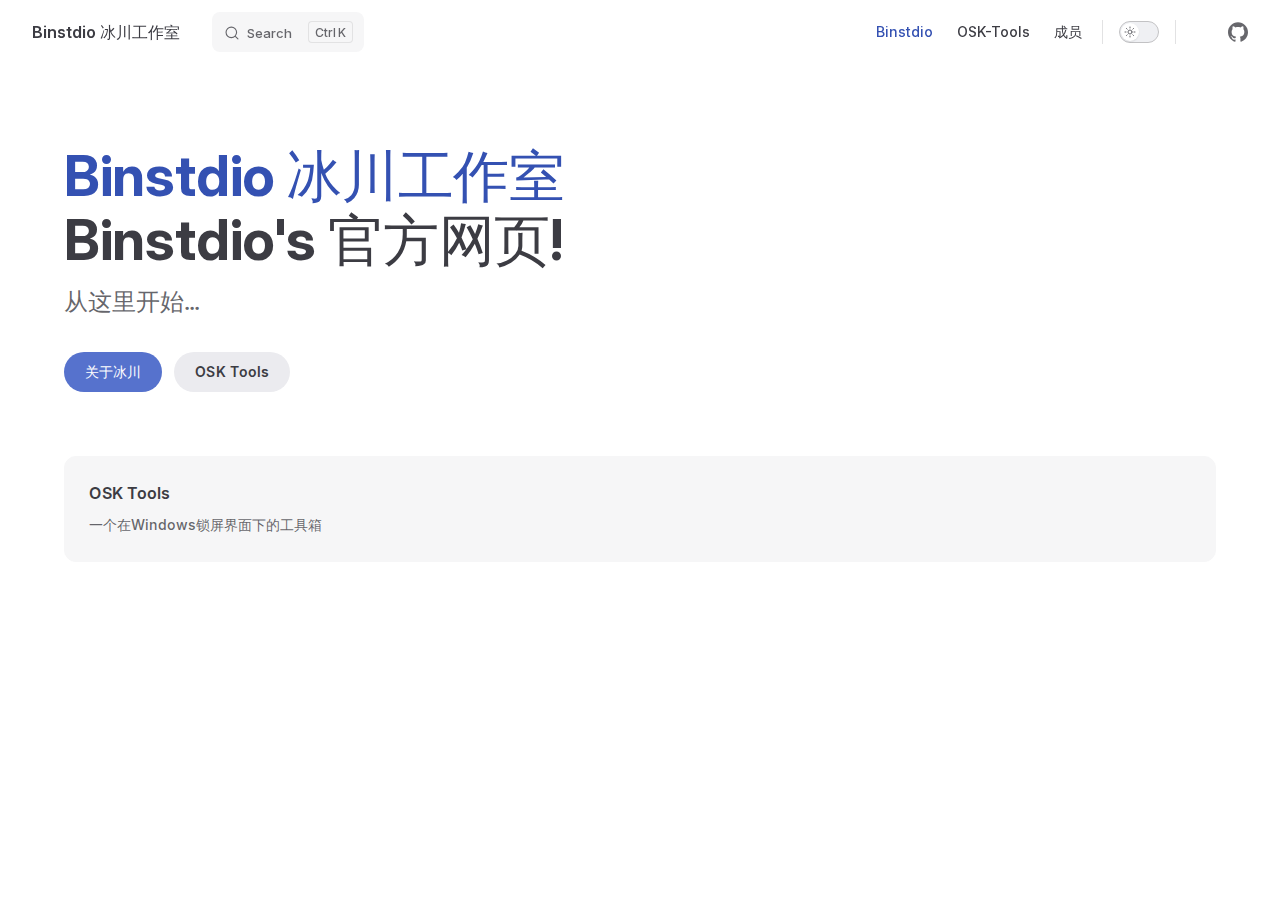
<file: index.html>
<!DOCTYPE html>
<html lang="en-US" dir="ltr">
  <head>
    <meta charset="utf-8">
    <meta name="viewport" content="width=device-width,initial-scale=1">
    <title>Binstdio 冰川工作室</title>
    <meta name="description" content="Binstdio's offical website!">
    <meta name="generator" content="VitePress v1.5.0">
    <link rel="preload stylesheet" href="/assets/style.DkVKqfD-.css" as="style">
    <link rel="preload stylesheet" href="/vp-icons.css" as="style">
    
    <script type="module" src="/assets/app.B-DJndoj.js"></script>
    <link rel="preload" href="/assets/inter-roman-latin.Di8DUHzh.woff2" as="font" type="font/woff2" crossorigin="">
    <link rel="modulepreload" href="/assets/chunks/theme.BE4byMbP.js">
    <link rel="modulepreload" href="/assets/chunks/framework.Dz7_3PEu.js">
    <link rel="modulepreload" href="/assets/index.md.CJu4KX7W.lean.js">
    <script id="check-dark-mode">(()=>{const e=localStorage.getItem("vitepress-theme-appearance")||"auto",a=window.matchMedia("(prefers-color-scheme: dark)").matches;(!e||e==="auto"?a:e==="dark")&&document.documentElement.classList.add("dark")})();</script>
    <script id="check-mac-os">document.documentElement.classList.toggle("mac",/Mac|iPhone|iPod|iPad/i.test(navigator.platform));</script>
  </head>
  <body>
    <div id="app"><div class="Layout" data-v-d8b57b2d><!--[--><!--]--><!--[--><span tabindex="-1" data-v-c8291ffa></span><a href="#VPContent" class="VPSkipLink visually-hidden" data-v-c8291ffa> Skip to content </a><!--]--><!----><header class="VPNav" data-v-d8b57b2d data-v-7ad780c2><div class="VPNavBar" data-v-7ad780c2 data-v-9fd4d1dd><div class="wrapper" data-v-9fd4d1dd><div class="container" data-v-9fd4d1dd><div class="title" data-v-9fd4d1dd><div class="VPNavBarTitle" data-v-9fd4d1dd data-v-9f43907a><a class="title" href="/" data-v-9f43907a><!--[--><!--]--><!----><span data-v-9f43907a>Binstdio 冰川工作室</span><!--[--><!--]--></a></div></div><div class="content" data-v-9fd4d1dd><div class="content-body" data-v-9fd4d1dd><!--[--><!--]--><div class="VPNavBarSearch search" data-v-9fd4d1dd><!--[--><!----><div id="local-search"><button type="button" class="DocSearch DocSearch-Button" aria-label="Search"><span class="DocSearch-Button-Container"><span class="vp-icon DocSearch-Search-Icon"></span><span class="DocSearch-Button-Placeholder">Search</span></span><span class="DocSearch-Button-Keys"><kbd class="DocSearch-Button-Key"></kbd><kbd class="DocSearch-Button-Key">K</kbd></span></button></div><!--]--></div><nav aria-labelledby="main-nav-aria-label" class="VPNavBarMenu menu" data-v-9fd4d1dd data-v-afb2845e><span id="main-nav-aria-label" class="visually-hidden" data-v-afb2845e> Main Navigation </span><!--[--><!--[--><a class="VPLink link VPNavBarMenuLink active" href="/" tabindex="0" data-v-afb2845e data-v-815115f5><!--[--><span data-v-815115f5>Binstdio</span><!--]--></a><!--]--><!--[--><a class="VPLink link VPNavBarMenuLink" href="/osktools.html" tabindex="0" data-v-afb2845e data-v-815115f5><!--[--><span data-v-815115f5>OSK-Tools</span><!--]--></a><!--]--><!--[--><a class="VPLink link VPNavBarMenuLink" href="/persons.html" tabindex="0" data-v-afb2845e data-v-815115f5><!--[--><span data-v-815115f5>成员</span><!--]--></a><!--]--><!--]--></nav><!----><div class="VPNavBarAppearance appearance" data-v-9fd4d1dd data-v-3f90c1a5><button class="VPSwitch VPSwitchAppearance" type="button" role="switch" title aria-checked="false" data-v-3f90c1a5 data-v-be9742d9 data-v-b4ccac88><span class="check" data-v-b4ccac88><span class="icon" data-v-b4ccac88><!--[--><span class="vpi-sun sun" data-v-be9742d9></span><span class="vpi-moon moon" data-v-be9742d9></span><!--]--></span></span></button></div><div class="VPSocialLinks VPNavBarSocialLinks social-links" data-v-9fd4d1dd data-v-ef6192dc data-v-e71e869c><!--[--><a class="VPSocialLink no-icon" href="https://x.com/vuejs" aria-label="pornhub" target="_blank" rel="noopener" data-v-e71e869c data-v-60a9a2d3><span class="vpi-social-pornhub"></span></a><a class="VPSocialLink no-icon" href="https://github.com/binstdio" aria-label="github" target="_blank" rel="noopener" data-v-e71e869c data-v-60a9a2d3><span class="vpi-social-github"></span></a><!--]--></div><div class="VPFlyout VPNavBarExtra extra" data-v-9fd4d1dd data-v-f953d92f data-v-bfe7971f><button type="button" class="button" aria-haspopup="true" aria-expanded="false" aria-label="extra navigation" data-v-bfe7971f><span class="vpi-more-horizontal icon" data-v-bfe7971f></span></button><div class="menu" data-v-bfe7971f><div class="VPMenu" data-v-bfe7971f data-v-20ed86d6><!----><!--[--><!--[--><!----><div class="group" data-v-f953d92f><div class="item appearance" data-v-f953d92f><p class="label" data-v-f953d92f>Appearance</p><div class="appearance-action" data-v-f953d92f><button class="VPSwitch VPSwitchAppearance" type="button" role="switch" title aria-checked="false" data-v-f953d92f data-v-be9742d9 data-v-b4ccac88><span class="check" data-v-b4ccac88><span class="icon" data-v-b4ccac88><!--[--><span class="vpi-sun sun" data-v-be9742d9></span><span class="vpi-moon moon" data-v-be9742d9></span><!--]--></span></span></button></div></div></div><div class="group" data-v-f953d92f><div class="item social-links" data-v-f953d92f><div class="VPSocialLinks social-links-list" data-v-f953d92f data-v-e71e869c><!--[--><a class="VPSocialLink no-icon" href="https://x.com/vuejs" aria-label="pornhub" target="_blank" rel="noopener" data-v-e71e869c data-v-60a9a2d3><span class="vpi-social-pornhub"></span></a><a class="VPSocialLink no-icon" href="https://github.com/binstdio" aria-label="github" target="_blank" rel="noopener" data-v-e71e869c data-v-60a9a2d3><span class="vpi-social-github"></span></a><!--]--></div></div></div><!--]--><!--]--></div></div></div><!--[--><!--]--><button type="button" class="VPNavBarHamburger hamburger" aria-label="mobile navigation" aria-expanded="false" aria-controls="VPNavScreen" data-v-9fd4d1dd data-v-6bee1efd><span class="container" data-v-6bee1efd><span class="top" data-v-6bee1efd></span><span class="middle" data-v-6bee1efd></span><span class="bottom" data-v-6bee1efd></span></span></button></div></div></div></div><div class="divider" data-v-9fd4d1dd><div class="divider-line" data-v-9fd4d1dd></div></div></div><!----></header><!----><!----><div class="VPContent is-home" id="VPContent" data-v-d8b57b2d data-v-9a6c75ad><div class="VPHome" data-v-9a6c75ad data-v-07b1ad08><!--[--><!--]--><div class="VPHero VPHomeHero" data-v-07b1ad08 data-v-b10c5094><div class="container" data-v-b10c5094><div class="main" data-v-b10c5094><!--[--><!--]--><!--[--><h1 class="name" data-v-b10c5094><span class="clip" data-v-b10c5094>Binstdio 冰川工作室</span></h1><p class="text" data-v-b10c5094>Binstdio's 官方网页!</p><p class="tagline" data-v-b10c5094>从这里开始...</p><!--]--><!--[--><!--]--><div class="actions" data-v-b10c5094><!--[--><div class="action" data-v-b10c5094><a class="VPButton medium brand" href="/about-binstdio.html" data-v-b10c5094 data-v-93dc4167>关于冰川</a></div><div class="action" data-v-b10c5094><a class="VPButton medium alt" href="/osktools.html" data-v-b10c5094 data-v-93dc4167>OSK Tools</a></div><!--]--></div><!--[--><!--]--></div><!----></div></div><!--[--><!--]--><!--[--><!--]--><div class="VPFeatures VPHomeFeatures" data-v-07b1ad08 data-v-b1eea84a><div class="container" data-v-b1eea84a><div class="items" data-v-b1eea84a><!--[--><div class="item" data-v-b1eea84a><a class="VPLink link no-icon VPFeature" href="/osktools.html" data-v-b1eea84a data-v-bd37d1a2><!--[--><article class="box" data-v-bd37d1a2><!----><h2 class="title" data-v-bd37d1a2>OSK Tools</h2><p class="details" data-v-bd37d1a2>一个在Windows锁屏界面下的工具箱</p><!----></article><!--]--></a></div><!--]--></div></div></div><!--[--><!--]--><div class="vp-doc container" style="" data-v-07b1ad08 data-v-c141a4bd><!--[--><div style="position:relative;" data-v-07b1ad08><div></div></div><!--]--></div></div></div><!----><!--[--><!--]--></div></div>
    <script>window.__VP_HASH_MAP__=JSON.parse("{\"index.md\":\"CJu4KX7W\",\"osktools_index.md\":\"Cj5WC5nO\",\"osktools_install.md\":\"-KQ8ABTQ\",\"osktools_instruction.md\":\"DqGyzyvb\"}");window.__VP_SITE_DATA__=JSON.parse("{\"lang\":\"en-US\",\"dir\":\"ltr\",\"title\":\"Binstdio 冰川工作室\",\"description\":\"Binstdio's offical website!\",\"base\":\"/\",\"head\":[],\"router\":{\"prefetchLinks\":true},\"appearance\":true,\"themeConfig\":{\"nav\":[{\"text\":\"Binstdio\",\"link\":\"/\"},{\"text\":\"OSK-Tools\",\"link\":\"/osktools\"},{\"text\":\"成员\",\"link\":\"/persons\"}],\"sidebar\":[{\"text\":\"OSK Tools\",\"items\":[{\"text\":\"简介\",\"link\":\"/osktools/index.md\"},{\"text\":\"安装方法\",\"link\":\"/osktools/install.md\"},{\"text\":\"使用方法\",\"link\":\"/osktools/instruction.md\"}]}],\"socialLinks\":[{\"icon\":\"pornhub\",\"link\":\"https://x.com/vuejs\"},{\"icon\":\"github\",\"link\":\"https://github.com/binstdio\"}],\"search\":{\"provider\":\"local\"}},\"locales\":{},\"scrollOffset\":134,\"cleanUrls\":false}");</script>
    
  </body>
</html>
</file>
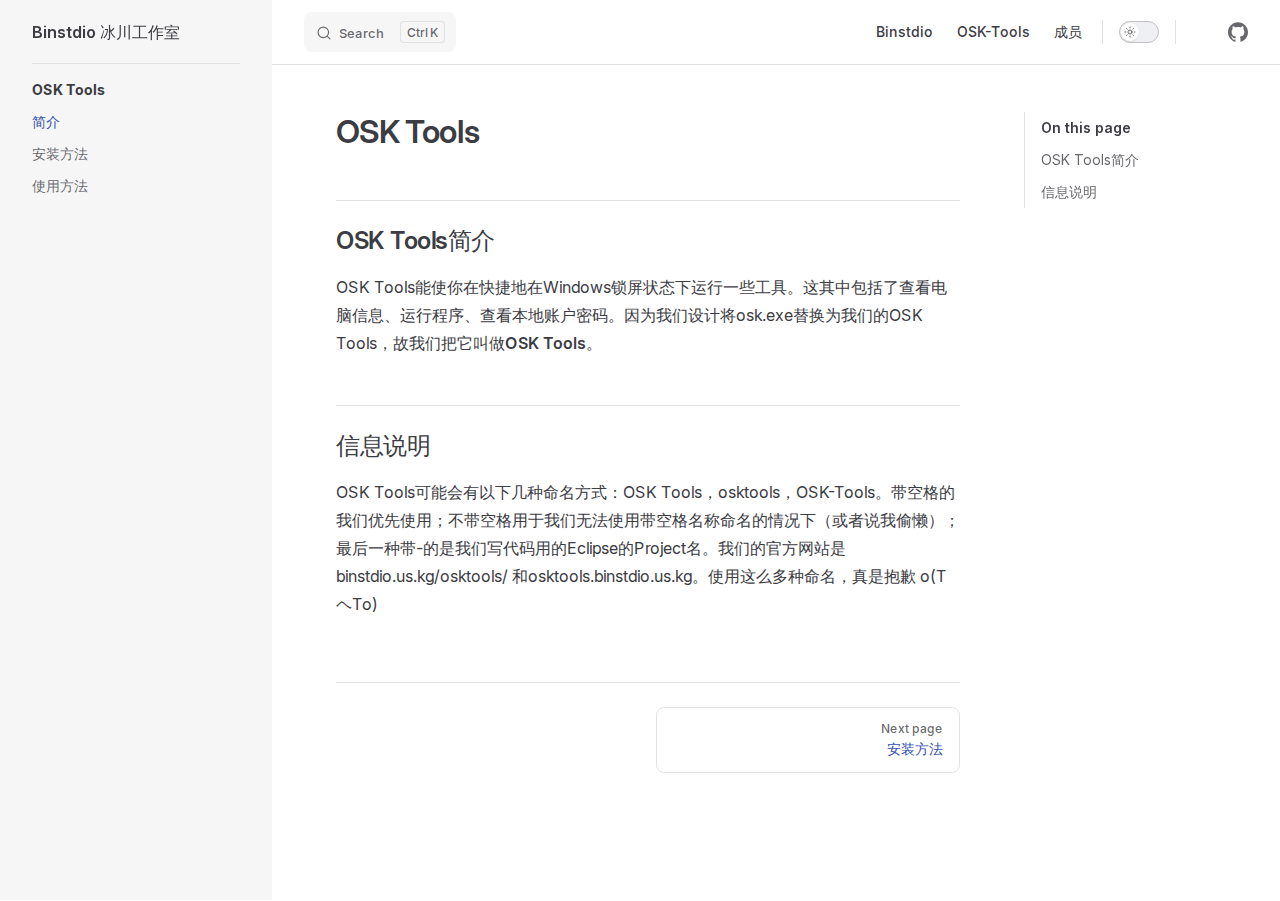
<file: osktools/index.html>
<!DOCTYPE html>
<html lang="en-US" dir="ltr">
  <head>
    <meta charset="utf-8">
    <meta name="viewport" content="width=device-width,initial-scale=1">
    <title>OSK Tools | Binstdio 冰川工作室</title>
    <meta name="description" content="Binstdio's offical website!">
    <meta name="generator" content="VitePress v1.5.0">
    <link rel="preload stylesheet" href="/assets/style.DkVKqfD-.css" as="style">
    <link rel="preload stylesheet" href="/vp-icons.css" as="style">
    
    <script type="module" src="/assets/app.B-DJndoj.js"></script>
    <link rel="preload" href="/assets/inter-roman-latin.Di8DUHzh.woff2" as="font" type="font/woff2" crossorigin="">
    <link rel="modulepreload" href="/assets/chunks/theme.BE4byMbP.js">
    <link rel="modulepreload" href="/assets/chunks/framework.Dz7_3PEu.js">
    <link rel="modulepreload" href="/assets/osktools_index.md.Cj5WC5nO.lean.js">
    <script id="check-dark-mode">(()=>{const e=localStorage.getItem("vitepress-theme-appearance")||"auto",a=window.matchMedia("(prefers-color-scheme: dark)").matches;(!e||e==="auto"?a:e==="dark")&&document.documentElement.classList.add("dark")})();</script>
    <script id="check-mac-os">document.documentElement.classList.toggle("mac",/Mac|iPhone|iPod|iPad/i.test(navigator.platform));</script>
  </head>
  <body>
    <div id="app"><div class="Layout" data-v-d8b57b2d><!--[--><!--]--><!--[--><span tabindex="-1" data-v-c8291ffa></span><a href="#VPContent" class="VPSkipLink visually-hidden" data-v-c8291ffa> Skip to content </a><!--]--><!----><header class="VPNav" data-v-d8b57b2d data-v-7ad780c2><div class="VPNavBar" data-v-7ad780c2 data-v-9fd4d1dd><div class="wrapper" data-v-9fd4d1dd><div class="container" data-v-9fd4d1dd><div class="title" data-v-9fd4d1dd><div class="VPNavBarTitle has-sidebar" data-v-9fd4d1dd data-v-9f43907a><a class="title" href="/" data-v-9f43907a><!--[--><!--]--><!----><span data-v-9f43907a>Binstdio 冰川工作室</span><!--[--><!--]--></a></div></div><div class="content" data-v-9fd4d1dd><div class="content-body" data-v-9fd4d1dd><!--[--><!--]--><div class="VPNavBarSearch search" data-v-9fd4d1dd><!--[--><!----><div id="local-search"><button type="button" class="DocSearch DocSearch-Button" aria-label="Search"><span class="DocSearch-Button-Container"><span class="vp-icon DocSearch-Search-Icon"></span><span class="DocSearch-Button-Placeholder">Search</span></span><span class="DocSearch-Button-Keys"><kbd class="DocSearch-Button-Key"></kbd><kbd class="DocSearch-Button-Key">K</kbd></span></button></div><!--]--></div><nav aria-labelledby="main-nav-aria-label" class="VPNavBarMenu menu" data-v-9fd4d1dd data-v-afb2845e><span id="main-nav-aria-label" class="visually-hidden" data-v-afb2845e> Main Navigation </span><!--[--><!--[--><a class="VPLink link VPNavBarMenuLink" href="/" tabindex="0" data-v-afb2845e data-v-815115f5><!--[--><span data-v-815115f5>Binstdio</span><!--]--></a><!--]--><!--[--><a class="VPLink link VPNavBarMenuLink" href="/osktools.html" tabindex="0" data-v-afb2845e data-v-815115f5><!--[--><span data-v-815115f5>OSK-Tools</span><!--]--></a><!--]--><!--[--><a class="VPLink link VPNavBarMenuLink" href="/persons.html" tabindex="0" data-v-afb2845e data-v-815115f5><!--[--><span data-v-815115f5>成员</span><!--]--></a><!--]--><!--]--></nav><!----><div class="VPNavBarAppearance appearance" data-v-9fd4d1dd data-v-3f90c1a5><button class="VPSwitch VPSwitchAppearance" type="button" role="switch" title aria-checked="false" data-v-3f90c1a5 data-v-be9742d9 data-v-b4ccac88><span class="check" data-v-b4ccac88><span class="icon" data-v-b4ccac88><!--[--><span class="vpi-sun sun" data-v-be9742d9></span><span class="vpi-moon moon" data-v-be9742d9></span><!--]--></span></span></button></div><div class="VPSocialLinks VPNavBarSocialLinks social-links" data-v-9fd4d1dd data-v-ef6192dc data-v-e71e869c><!--[--><a class="VPSocialLink no-icon" href="https://x.com/vuejs" aria-label="pornhub" target="_blank" rel="noopener" data-v-e71e869c data-v-60a9a2d3><span class="vpi-social-pornhub"></span></a><a class="VPSocialLink no-icon" href="https://github.com/binstdio" aria-label="github" target="_blank" rel="noopener" data-v-e71e869c data-v-60a9a2d3><span class="vpi-social-github"></span></a><!--]--></div><div class="VPFlyout VPNavBarExtra extra" data-v-9fd4d1dd data-v-f953d92f data-v-bfe7971f><button type="button" class="button" aria-haspopup="true" aria-expanded="false" aria-label="extra navigation" data-v-bfe7971f><span class="vpi-more-horizontal icon" data-v-bfe7971f></span></button><div class="menu" data-v-bfe7971f><div class="VPMenu" data-v-bfe7971f data-v-20ed86d6><!----><!--[--><!--[--><!----><div class="group" data-v-f953d92f><div class="item appearance" data-v-f953d92f><p class="label" data-v-f953d92f>Appearance</p><div class="appearance-action" data-v-f953d92f><button class="VPSwitch VPSwitchAppearance" type="button" role="switch" title aria-checked="false" data-v-f953d92f data-v-be9742d9 data-v-b4ccac88><span class="check" data-v-b4ccac88><span class="icon" data-v-b4ccac88><!--[--><span class="vpi-sun sun" data-v-be9742d9></span><span class="vpi-moon moon" data-v-be9742d9></span><!--]--></span></span></button></div></div></div><div class="group" data-v-f953d92f><div class="item social-links" data-v-f953d92f><div class="VPSocialLinks social-links-list" data-v-f953d92f data-v-e71e869c><!--[--><a class="VPSocialLink no-icon" href="https://x.com/vuejs" aria-label="pornhub" target="_blank" rel="noopener" data-v-e71e869c data-v-60a9a2d3><span class="vpi-social-pornhub"></span></a><a class="VPSocialLink no-icon" href="https://github.com/binstdio" aria-label="github" target="_blank" rel="noopener" data-v-e71e869c data-v-60a9a2d3><span class="vpi-social-github"></span></a><!--]--></div></div></div><!--]--><!--]--></div></div></div><!--[--><!--]--><button type="button" class="VPNavBarHamburger hamburger" aria-label="mobile navigation" aria-expanded="false" aria-controls="VPNavScreen" data-v-9fd4d1dd data-v-6bee1efd><span class="container" data-v-6bee1efd><span class="top" data-v-6bee1efd></span><span class="middle" data-v-6bee1efd></span><span class="bottom" data-v-6bee1efd></span></span></button></div></div></div></div><div class="divider" data-v-9fd4d1dd><div class="divider-line" data-v-9fd4d1dd></div></div></div><!----></header><div class="VPLocalNav has-sidebar empty" data-v-d8b57b2d data-v-2488c25a><div class="container" data-v-2488c25a><button class="menu" aria-expanded="false" aria-controls="VPSidebarNav" data-v-2488c25a><span class="vpi-align-left menu-icon" data-v-2488c25a></span><span class="menu-text" data-v-2488c25a>Menu</span></button><div class="VPLocalNavOutlineDropdown" style="--vp-vh:0px;" data-v-2488c25a data-v-883964e0><button data-v-883964e0>Return to top</button><!----></div></div></div><aside class="VPSidebar" data-v-d8b57b2d data-v-42c4c606><div class="curtain" data-v-42c4c606></div><nav class="nav" id="VPSidebarNav" aria-labelledby="sidebar-aria-label" tabindex="-1" data-v-42c4c606><span class="visually-hidden" id="sidebar-aria-label" data-v-42c4c606> Sidebar Navigation </span><!--[--><!--]--><!--[--><div class="no-transition group" data-v-51288d80><section class="VPSidebarItem level-0 has-active" data-v-51288d80 data-v-edd2eed8><div class="item" role="button" tabindex="0" data-v-edd2eed8><div class="indicator" data-v-edd2eed8></div><h2 class="text" data-v-edd2eed8>OSK Tools</h2><!----></div><div class="items" data-v-edd2eed8><!--[--><div class="VPSidebarItem level-1 is-link" data-v-edd2eed8 data-v-edd2eed8><div class="item" data-v-edd2eed8><div class="indicator" data-v-edd2eed8></div><a class="VPLink link link" href="/osktools/index.html" data-v-edd2eed8><!--[--><p class="text" data-v-edd2eed8>简介</p><!--]--></a><!----></div><!----></div><div class="VPSidebarItem level-1 is-link" data-v-edd2eed8 data-v-edd2eed8><div class="item" data-v-edd2eed8><div class="indicator" data-v-edd2eed8></div><a class="VPLink link link" href="/osktools/install.html" data-v-edd2eed8><!--[--><p class="text" data-v-edd2eed8>安装方法</p><!--]--></a><!----></div><!----></div><div class="VPSidebarItem level-1 is-link" data-v-edd2eed8 data-v-edd2eed8><div class="item" data-v-edd2eed8><div class="indicator" data-v-edd2eed8></div><a class="VPLink link link" href="/osktools/instruction.html" data-v-edd2eed8><!--[--><p class="text" data-v-edd2eed8>使用方法</p><!--]--></a><!----></div><!----></div><!--]--></div></section></div><!--]--><!--[--><!--]--></nav></aside><div class="VPContent has-sidebar" id="VPContent" data-v-d8b57b2d data-v-9a6c75ad><div class="VPDoc has-sidebar has-aside" data-v-9a6c75ad data-v-e6f2a212><!--[--><!--]--><div class="container" data-v-e6f2a212><div class="aside" data-v-e6f2a212><div class="aside-curtain" data-v-e6f2a212></div><div class="aside-container" data-v-e6f2a212><div class="aside-content" data-v-e6f2a212><div class="VPDocAside" data-v-e6f2a212 data-v-cb998dce><!--[--><!--]--><!--[--><!--]--><nav aria-labelledby="doc-outline-aria-label" class="VPDocAsideOutline" data-v-cb998dce data-v-f610f197><div class="content" data-v-f610f197><div class="outline-marker" data-v-f610f197></div><div aria-level="2" class="outline-title" id="doc-outline-aria-label" role="heading" data-v-f610f197>On this page</div><ul class="VPDocOutlineItem root" data-v-f610f197 data-v-53c99d69><!--[--><!--]--></ul></div></nav><!--[--><!--]--><div class="spacer" data-v-cb998dce></div><!--[--><!--]--><!----><!--[--><!--]--><!--[--><!--]--></div></div></div></div><div class="content" data-v-e6f2a212><div class="content-container" data-v-e6f2a212><!--[--><!--]--><main class="main" data-v-e6f2a212><div style="position:relative;" class="vp-doc _osktools_" data-v-e6f2a212><div><h1 id="osk-tools" tabindex="-1">OSK Tools <a class="header-anchor" href="#osk-tools" aria-label="Permalink to &quot;OSK Tools&quot;">​</a></h1><h2 id="osk-tools简介" tabindex="-1">OSK Tools简介 <a class="header-anchor" href="#osk-tools简介" aria-label="Permalink to &quot;OSK Tools简介&quot;">​</a></h2><p>OSK Tools能使你在快捷地在Windows锁屏状态下运行一些工具。这其中包括了查看电脑信息、运行程序、查看本地账户密码。因为我们设计将osk.exe替换为我们的OSK Tools，故我们把它叫做<strong>OSK Tools</strong>。</p><h2 id="信息说明" tabindex="-1">信息说明 <a class="header-anchor" href="#信息说明" aria-label="Permalink to &quot;信息说明&quot;">​</a></h2><p>OSK Tools可能会有以下几种命名方式：OSK Tools，osktools，OSK-Tools。带空格的我们优先使用；不带空格用于我们无法使用带空格名称命名的情况下（或者说我偷懒）；最后一种带-的是我们写代码用的Eclipse的Project名。我们的官方网站是 binstdio.us.kg/osktools/ 和osktools.binstdio.us.kg。使用这么多种命名，真是抱歉 o(TヘTo)</p></div></div></main><footer class="VPDocFooter" data-v-e6f2a212 data-v-1bcd8184><!--[--><!--]--><!----><nav class="prev-next" aria-labelledby="doc-footer-aria-label" data-v-1bcd8184><span class="visually-hidden" id="doc-footer-aria-label" data-v-1bcd8184>Pager</span><div class="pager" data-v-1bcd8184><!----></div><div class="pager" data-v-1bcd8184><a class="VPLink link pager-link next" href="/osktools/install.html" data-v-1bcd8184><!--[--><span class="desc" data-v-1bcd8184>Next page</span><span class="title" data-v-1bcd8184>安装方法</span><!--]--></a></div></nav></footer><!--[--><!--]--></div></div></div><!--[--><!--]--></div></div><!----><!--[--><!--]--></div></div>
    <script>window.__VP_HASH_MAP__=JSON.parse("{\"index.md\":\"CJu4KX7W\",\"osktools_index.md\":\"Cj5WC5nO\",\"osktools_install.md\":\"-KQ8ABTQ\",\"osktools_instruction.md\":\"DqGyzyvb\"}");window.__VP_SITE_DATA__=JSON.parse("{\"lang\":\"en-US\",\"dir\":\"ltr\",\"title\":\"Binstdio 冰川工作室\",\"description\":\"Binstdio's offical website!\",\"base\":\"/\",\"head\":[],\"router\":{\"prefetchLinks\":true},\"appearance\":true,\"themeConfig\":{\"nav\":[{\"text\":\"Binstdio\",\"link\":\"/\"},{\"text\":\"OSK-Tools\",\"link\":\"/osktools\"},{\"text\":\"成员\",\"link\":\"/persons\"}],\"sidebar\":[{\"text\":\"OSK Tools\",\"items\":[{\"text\":\"简介\",\"link\":\"/osktools/index.md\"},{\"text\":\"安装方法\",\"link\":\"/osktools/install.md\"},{\"text\":\"使用方法\",\"link\":\"/osktools/instruction.md\"}]}],\"socialLinks\":[{\"icon\":\"pornhub\",\"link\":\"https://x.com/vuejs\"},{\"icon\":\"github\",\"link\":\"https://github.com/binstdio\"}],\"search\":{\"provider\":\"local\"}},\"locales\":{},\"scrollOffset\":134,\"cleanUrls\":false}");</script>
    
  </body>
</html>
</file>
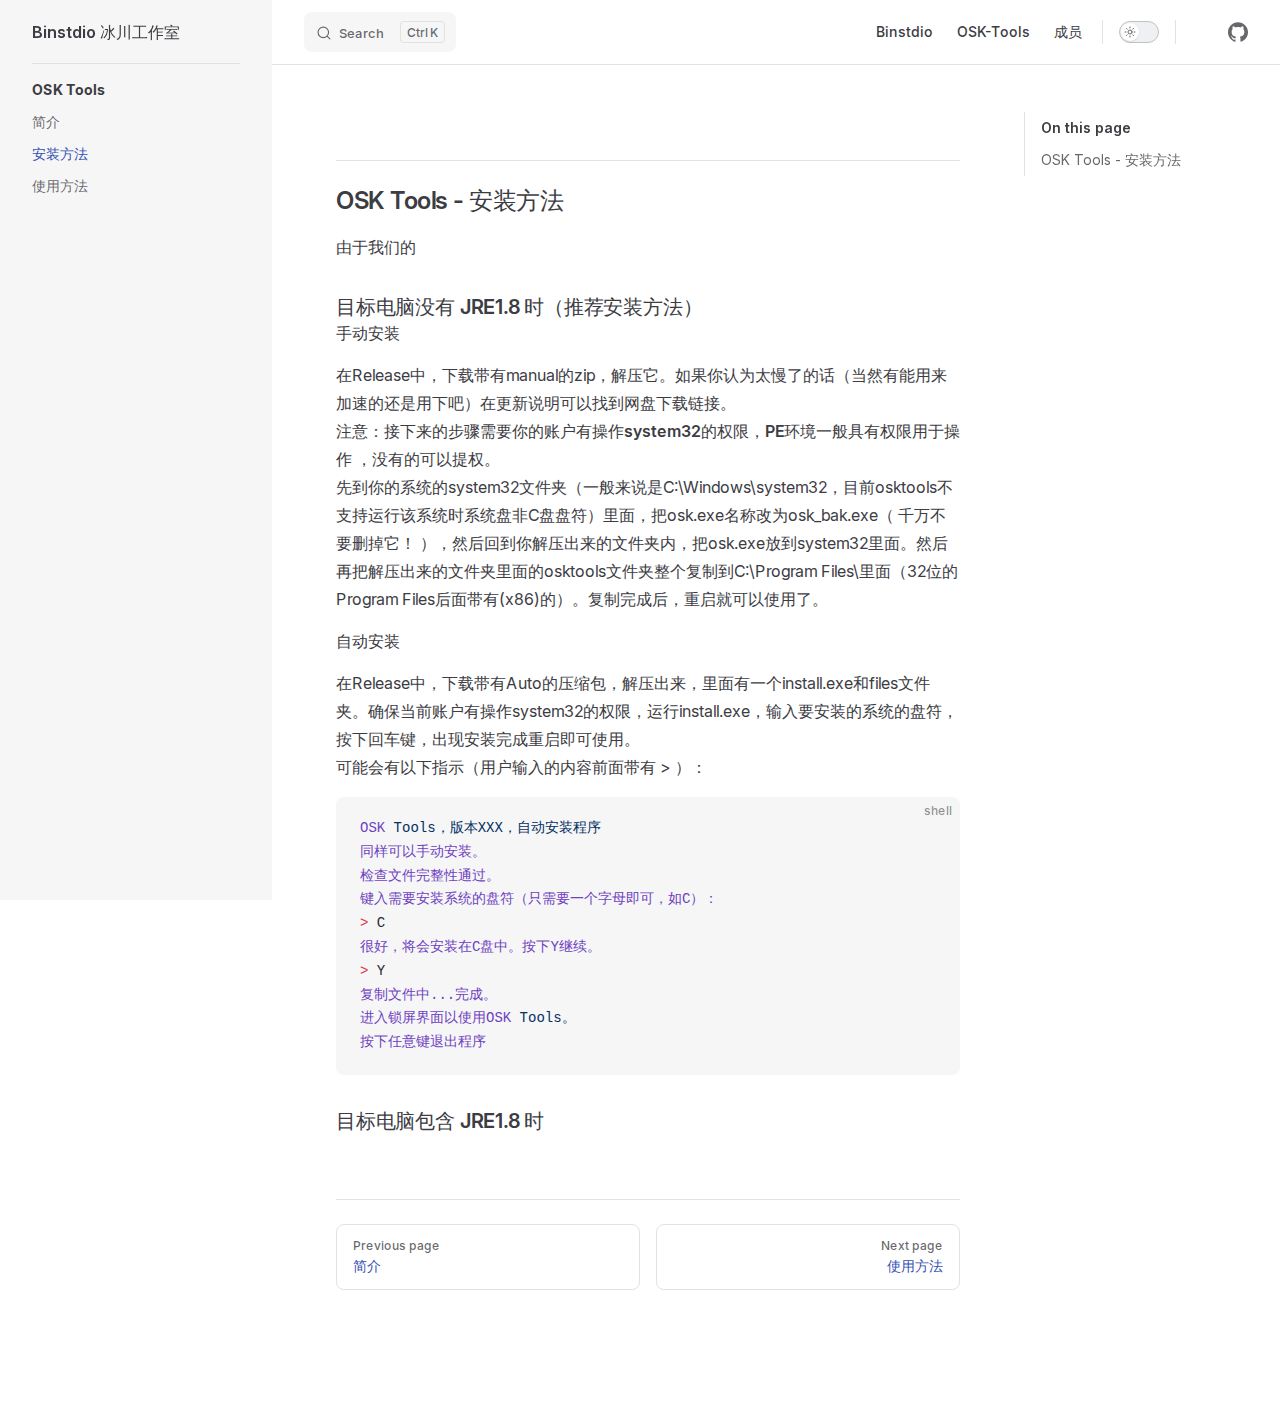
<file: osktools/install.html>
<!DOCTYPE html>
<html lang="en-US" dir="ltr">
  <head>
    <meta charset="utf-8">
    <meta name="viewport" content="width=device-width,initial-scale=1">
    <title>Binstdio 冰川工作室</title>
    <meta name="description" content="Binstdio's offical website!">
    <meta name="generator" content="VitePress v1.5.0">
    <link rel="preload stylesheet" href="/assets/style.DkVKqfD-.css" as="style">
    <link rel="preload stylesheet" href="/vp-icons.css" as="style">
    
    <script type="module" src="/assets/app.B-DJndoj.js"></script>
    <link rel="preload" href="/assets/inter-roman-latin.Di8DUHzh.woff2" as="font" type="font/woff2" crossorigin="">
    <link rel="modulepreload" href="/assets/chunks/theme.BE4byMbP.js">
    <link rel="modulepreload" href="/assets/chunks/framework.Dz7_3PEu.js">
    <link rel="modulepreload" href="/assets/osktools_install.md.-KQ8ABTQ.lean.js">
    <script id="check-dark-mode">(()=>{const e=localStorage.getItem("vitepress-theme-appearance")||"auto",a=window.matchMedia("(prefers-color-scheme: dark)").matches;(!e||e==="auto"?a:e==="dark")&&document.documentElement.classList.add("dark")})();</script>
    <script id="check-mac-os">document.documentElement.classList.toggle("mac",/Mac|iPhone|iPod|iPad/i.test(navigator.platform));</script>
  </head>
  <body>
    <div id="app"><div class="Layout" data-v-d8b57b2d><!--[--><!--]--><!--[--><span tabindex="-1" data-v-c8291ffa></span><a href="#VPContent" class="VPSkipLink visually-hidden" data-v-c8291ffa> Skip to content </a><!--]--><!----><header class="VPNav" data-v-d8b57b2d data-v-7ad780c2><div class="VPNavBar" data-v-7ad780c2 data-v-9fd4d1dd><div class="wrapper" data-v-9fd4d1dd><div class="container" data-v-9fd4d1dd><div class="title" data-v-9fd4d1dd><div class="VPNavBarTitle has-sidebar" data-v-9fd4d1dd data-v-9f43907a><a class="title" href="/" data-v-9f43907a><!--[--><!--]--><!----><span data-v-9f43907a>Binstdio 冰川工作室</span><!--[--><!--]--></a></div></div><div class="content" data-v-9fd4d1dd><div class="content-body" data-v-9fd4d1dd><!--[--><!--]--><div class="VPNavBarSearch search" data-v-9fd4d1dd><!--[--><!----><div id="local-search"><button type="button" class="DocSearch DocSearch-Button" aria-label="Search"><span class="DocSearch-Button-Container"><span class="vp-icon DocSearch-Search-Icon"></span><span class="DocSearch-Button-Placeholder">Search</span></span><span class="DocSearch-Button-Keys"><kbd class="DocSearch-Button-Key"></kbd><kbd class="DocSearch-Button-Key">K</kbd></span></button></div><!--]--></div><nav aria-labelledby="main-nav-aria-label" class="VPNavBarMenu menu" data-v-9fd4d1dd data-v-afb2845e><span id="main-nav-aria-label" class="visually-hidden" data-v-afb2845e> Main Navigation </span><!--[--><!--[--><a class="VPLink link VPNavBarMenuLink" href="/" tabindex="0" data-v-afb2845e data-v-815115f5><!--[--><span data-v-815115f5>Binstdio</span><!--]--></a><!--]--><!--[--><a class="VPLink link VPNavBarMenuLink" href="/osktools.html" tabindex="0" data-v-afb2845e data-v-815115f5><!--[--><span data-v-815115f5>OSK-Tools</span><!--]--></a><!--]--><!--[--><a class="VPLink link VPNavBarMenuLink" href="/persons.html" tabindex="0" data-v-afb2845e data-v-815115f5><!--[--><span data-v-815115f5>成员</span><!--]--></a><!--]--><!--]--></nav><!----><div class="VPNavBarAppearance appearance" data-v-9fd4d1dd data-v-3f90c1a5><button class="VPSwitch VPSwitchAppearance" type="button" role="switch" title aria-checked="false" data-v-3f90c1a5 data-v-be9742d9 data-v-b4ccac88><span class="check" data-v-b4ccac88><span class="icon" data-v-b4ccac88><!--[--><span class="vpi-sun sun" data-v-be9742d9></span><span class="vpi-moon moon" data-v-be9742d9></span><!--]--></span></span></button></div><div class="VPSocialLinks VPNavBarSocialLinks social-links" data-v-9fd4d1dd data-v-ef6192dc data-v-e71e869c><!--[--><a class="VPSocialLink no-icon" href="https://x.com/vuejs" aria-label="pornhub" target="_blank" rel="noopener" data-v-e71e869c data-v-60a9a2d3><span class="vpi-social-pornhub"></span></a><a class="VPSocialLink no-icon" href="https://github.com/binstdio" aria-label="github" target="_blank" rel="noopener" data-v-e71e869c data-v-60a9a2d3><span class="vpi-social-github"></span></a><!--]--></div><div class="VPFlyout VPNavBarExtra extra" data-v-9fd4d1dd data-v-f953d92f data-v-bfe7971f><button type="button" class="button" aria-haspopup="true" aria-expanded="false" aria-label="extra navigation" data-v-bfe7971f><span class="vpi-more-horizontal icon" data-v-bfe7971f></span></button><div class="menu" data-v-bfe7971f><div class="VPMenu" data-v-bfe7971f data-v-20ed86d6><!----><!--[--><!--[--><!----><div class="group" data-v-f953d92f><div class="item appearance" data-v-f953d92f><p class="label" data-v-f953d92f>Appearance</p><div class="appearance-action" data-v-f953d92f><button class="VPSwitch VPSwitchAppearance" type="button" role="switch" title aria-checked="false" data-v-f953d92f data-v-be9742d9 data-v-b4ccac88><span class="check" data-v-b4ccac88><span class="icon" data-v-b4ccac88><!--[--><span class="vpi-sun sun" data-v-be9742d9></span><span class="vpi-moon moon" data-v-be9742d9></span><!--]--></span></span></button></div></div></div><div class="group" data-v-f953d92f><div class="item social-links" data-v-f953d92f><div class="VPSocialLinks social-links-list" data-v-f953d92f data-v-e71e869c><!--[--><a class="VPSocialLink no-icon" href="https://x.com/vuejs" aria-label="pornhub" target="_blank" rel="noopener" data-v-e71e869c data-v-60a9a2d3><span class="vpi-social-pornhub"></span></a><a class="VPSocialLink no-icon" href="https://github.com/binstdio" aria-label="github" target="_blank" rel="noopener" data-v-e71e869c data-v-60a9a2d3><span class="vpi-social-github"></span></a><!--]--></div></div></div><!--]--><!--]--></div></div></div><!--[--><!--]--><button type="button" class="VPNavBarHamburger hamburger" aria-label="mobile navigation" aria-expanded="false" aria-controls="VPNavScreen" data-v-9fd4d1dd data-v-6bee1efd><span class="container" data-v-6bee1efd><span class="top" data-v-6bee1efd></span><span class="middle" data-v-6bee1efd></span><span class="bottom" data-v-6bee1efd></span></span></button></div></div></div></div><div class="divider" data-v-9fd4d1dd><div class="divider-line" data-v-9fd4d1dd></div></div></div><!----></header><div class="VPLocalNav has-sidebar empty" data-v-d8b57b2d data-v-2488c25a><div class="container" data-v-2488c25a><button class="menu" aria-expanded="false" aria-controls="VPSidebarNav" data-v-2488c25a><span class="vpi-align-left menu-icon" data-v-2488c25a></span><span class="menu-text" data-v-2488c25a>Menu</span></button><div class="VPLocalNavOutlineDropdown" style="--vp-vh:0px;" data-v-2488c25a data-v-883964e0><button data-v-883964e0>Return to top</button><!----></div></div></div><aside class="VPSidebar" data-v-d8b57b2d data-v-42c4c606><div class="curtain" data-v-42c4c606></div><nav class="nav" id="VPSidebarNav" aria-labelledby="sidebar-aria-label" tabindex="-1" data-v-42c4c606><span class="visually-hidden" id="sidebar-aria-label" data-v-42c4c606> Sidebar Navigation </span><!--[--><!--]--><!--[--><div class="no-transition group" data-v-51288d80><section class="VPSidebarItem level-0 has-active" data-v-51288d80 data-v-edd2eed8><div class="item" role="button" tabindex="0" data-v-edd2eed8><div class="indicator" data-v-edd2eed8></div><h2 class="text" data-v-edd2eed8>OSK Tools</h2><!----></div><div class="items" data-v-edd2eed8><!--[--><div class="VPSidebarItem level-1 is-link" data-v-edd2eed8 data-v-edd2eed8><div class="item" data-v-edd2eed8><div class="indicator" data-v-edd2eed8></div><a class="VPLink link link" href="/osktools/index.html" data-v-edd2eed8><!--[--><p class="text" data-v-edd2eed8>简介</p><!--]--></a><!----></div><!----></div><div class="VPSidebarItem level-1 is-link" data-v-edd2eed8 data-v-edd2eed8><div class="item" data-v-edd2eed8><div class="indicator" data-v-edd2eed8></div><a class="VPLink link link" href="/osktools/install.html" data-v-edd2eed8><!--[--><p class="text" data-v-edd2eed8>安装方法</p><!--]--></a><!----></div><!----></div><div class="VPSidebarItem level-1 is-link" data-v-edd2eed8 data-v-edd2eed8><div class="item" data-v-edd2eed8><div class="indicator" data-v-edd2eed8></div><a class="VPLink link link" href="/osktools/instruction.html" data-v-edd2eed8><!--[--><p class="text" data-v-edd2eed8>使用方法</p><!--]--></a><!----></div><!----></div><!--]--></div></section></div><!--]--><!--[--><!--]--></nav></aside><div class="VPContent has-sidebar" id="VPContent" data-v-d8b57b2d data-v-9a6c75ad><div class="VPDoc has-sidebar has-aside" data-v-9a6c75ad data-v-e6f2a212><!--[--><!--]--><div class="container" data-v-e6f2a212><div class="aside" data-v-e6f2a212><div class="aside-curtain" data-v-e6f2a212></div><div class="aside-container" data-v-e6f2a212><div class="aside-content" data-v-e6f2a212><div class="VPDocAside" data-v-e6f2a212 data-v-cb998dce><!--[--><!--]--><!--[--><!--]--><nav aria-labelledby="doc-outline-aria-label" class="VPDocAsideOutline" data-v-cb998dce data-v-f610f197><div class="content" data-v-f610f197><div class="outline-marker" data-v-f610f197></div><div aria-level="2" class="outline-title" id="doc-outline-aria-label" role="heading" data-v-f610f197>On this page</div><ul class="VPDocOutlineItem root" data-v-f610f197 data-v-53c99d69><!--[--><!--]--></ul></div></nav><!--[--><!--]--><div class="spacer" data-v-cb998dce></div><!--[--><!--]--><!----><!--[--><!--]--><!--[--><!--]--></div></div></div></div><div class="content" data-v-e6f2a212><div class="content-container" data-v-e6f2a212><!--[--><!--]--><main class="main" data-v-e6f2a212><div style="position:relative;" class="vp-doc _osktools_install" data-v-e6f2a212><div><h2 id="osk-tools-安装方法" tabindex="-1">OSK Tools - 安装方法 <a class="header-anchor" href="#osk-tools-安装方法" aria-label="Permalink to &quot;OSK Tools - 安装方法&quot;">​</a></h2><p>由于我们的</p><h3 id="目标电脑没有-jre1-8-时-推荐安装方法" tabindex="-1">目标电脑没有 JRE1.8 时（推荐安装方法） <a class="header-anchor" href="#目标电脑没有-jre1-8-时-推荐安装方法" aria-label="Permalink to &quot;目标电脑没有 JRE1.8 时（推荐安装方法）&quot;">​</a></h3><h5 id="手动安装" tabindex="-1">手动安装 <a class="header-anchor" href="#手动安装" aria-label="Permalink to &quot;手动安装&quot;">​</a></h5><p>在Release中，下载带有manual的zip，解压它。如果你认为太慢了的话（当然有能用来加速的还是用下吧）在更新说明可以找到网盘下载链接。<br><strong>注意：接下来的步骤需要你的账户有操作system32的权限，PE环境一般具有权限用于操作</strong> ，没有的可以提权。<br> 先到你的系统的system32文件夹（一般来说是C:\Windows\system32，目前osktools不支持运行该系统时系统盘非C盘盘符）里面，把osk.exe名称改为osk_bak.exe（ <strong>千万不要删掉它！</strong> ），然后回到你解压出来的文件夹内，把osk.exe放到system32里面。然后再把解压出来的文件夹里面的osktools文件夹整个复制到C:\Program Files\里面（32位的Program Files后面带有(x86)的）。复制完成后，重启就可以使用了。</p><h5 id="自动安装" tabindex="-1">自动安装 <a class="header-anchor" href="#自动安装" aria-label="Permalink to &quot;自动安装&quot;">​</a></h5><p>在Release中，下载带有Auto的压缩包，解压出来，里面有一个install.exe和files文件夹。确保当前账户有操作system32的权限，运行install.exe，输入要安装的系统的盘符，按下回车键，出现安装完成重启即可使用。<br> 可能会有以下指示（用户输入的内容前面带有 &gt; ）：</p><div class="language-shell vp-adaptive-theme"><button title="Copy Code" class="copy"></button><span class="lang">shell</span><pre class="shiki shiki-themes github-light github-dark vp-code" tabindex="0"><code><span class="line"><span style="--shiki-light:#6F42C1;--shiki-dark:#B392F0;">OSK</span><span style="--shiki-light:#032F62;--shiki-dark:#9ECBFF;"> Tools，版本XXX，自动安装程序</span></span>
<span class="line"><span style="--shiki-light:#6F42C1;--shiki-dark:#B392F0;">同样可以手动安装。</span></span>
<span class="line"><span style="--shiki-light:#6F42C1;--shiki-dark:#B392F0;">检查文件完整性通过。</span></span>
<span class="line"><span style="--shiki-light:#6F42C1;--shiki-dark:#B392F0;">键入需要安装系统的盘符（只需要一个字母即可，如C）：</span></span>
<span class="line"><span style="--shiki-light:#D73A49;--shiki-dark:#F97583;">&gt;</span><span style="--shiki-light:#24292E;--shiki-dark:#E1E4E8;"> C</span></span>
<span class="line"><span style="--shiki-light:#6F42C1;--shiki-dark:#B392F0;">很好，将会安装在C盘中。按下Y继续。</span></span>
<span class="line"><span style="--shiki-light:#D73A49;--shiki-dark:#F97583;">&gt;</span><span style="--shiki-light:#24292E;--shiki-dark:#E1E4E8;"> Y</span></span>
<span class="line"><span style="--shiki-light:#6F42C1;--shiki-dark:#B392F0;">复制文件中...完成。</span></span>
<span class="line"><span style="--shiki-light:#6F42C1;--shiki-dark:#B392F0;">进入锁屏界面以使用OSK</span><span style="--shiki-light:#032F62;--shiki-dark:#9ECBFF;"> Tools。</span></span>
<span class="line"><span style="--shiki-light:#6F42C1;--shiki-dark:#B392F0;">按下任意键退出程序</span></span></code></pre></div><h3 id="目标电脑包含-jre1-8-时" tabindex="-1">目标电脑包含 JRE1.8 时 <a class="header-anchor" href="#目标电脑包含-jre1-8-时" aria-label="Permalink to &quot;目标电脑包含 JRE1.8 时&quot;">​</a></h3></div></div></main><footer class="VPDocFooter" data-v-e6f2a212 data-v-1bcd8184><!--[--><!--]--><!----><nav class="prev-next" aria-labelledby="doc-footer-aria-label" data-v-1bcd8184><span class="visually-hidden" id="doc-footer-aria-label" data-v-1bcd8184>Pager</span><div class="pager" data-v-1bcd8184><a class="VPLink link pager-link prev" href="/osktools/index.html" data-v-1bcd8184><!--[--><span class="desc" data-v-1bcd8184>Previous page</span><span class="title" data-v-1bcd8184>简介</span><!--]--></a></div><div class="pager" data-v-1bcd8184><a class="VPLink link pager-link next" href="/osktools/instruction.html" data-v-1bcd8184><!--[--><span class="desc" data-v-1bcd8184>Next page</span><span class="title" data-v-1bcd8184>使用方法</span><!--]--></a></div></nav></footer><!--[--><!--]--></div></div></div><!--[--><!--]--></div></div><!----><!--[--><!--]--></div></div>
    <script>window.__VP_HASH_MAP__=JSON.parse("{\"index.md\":\"CJu4KX7W\",\"osktools_index.md\":\"Cj5WC5nO\",\"osktools_install.md\":\"-KQ8ABTQ\",\"osktools_instruction.md\":\"DqGyzyvb\"}");window.__VP_SITE_DATA__=JSON.parse("{\"lang\":\"en-US\",\"dir\":\"ltr\",\"title\":\"Binstdio 冰川工作室\",\"description\":\"Binstdio's offical website!\",\"base\":\"/\",\"head\":[],\"router\":{\"prefetchLinks\":true},\"appearance\":true,\"themeConfig\":{\"nav\":[{\"text\":\"Binstdio\",\"link\":\"/\"},{\"text\":\"OSK-Tools\",\"link\":\"/osktools\"},{\"text\":\"成员\",\"link\":\"/persons\"}],\"sidebar\":[{\"text\":\"OSK Tools\",\"items\":[{\"text\":\"简介\",\"link\":\"/osktools/index.md\"},{\"text\":\"安装方法\",\"link\":\"/osktools/install.md\"},{\"text\":\"使用方法\",\"link\":\"/osktools/instruction.md\"}]}],\"socialLinks\":[{\"icon\":\"pornhub\",\"link\":\"https://x.com/vuejs\"},{\"icon\":\"github\",\"link\":\"https://github.com/binstdio\"}],\"search\":{\"provider\":\"local\"}},\"locales\":{},\"scrollOffset\":134,\"cleanUrls\":false}");</script>
    
  </body>
</html>
</file>
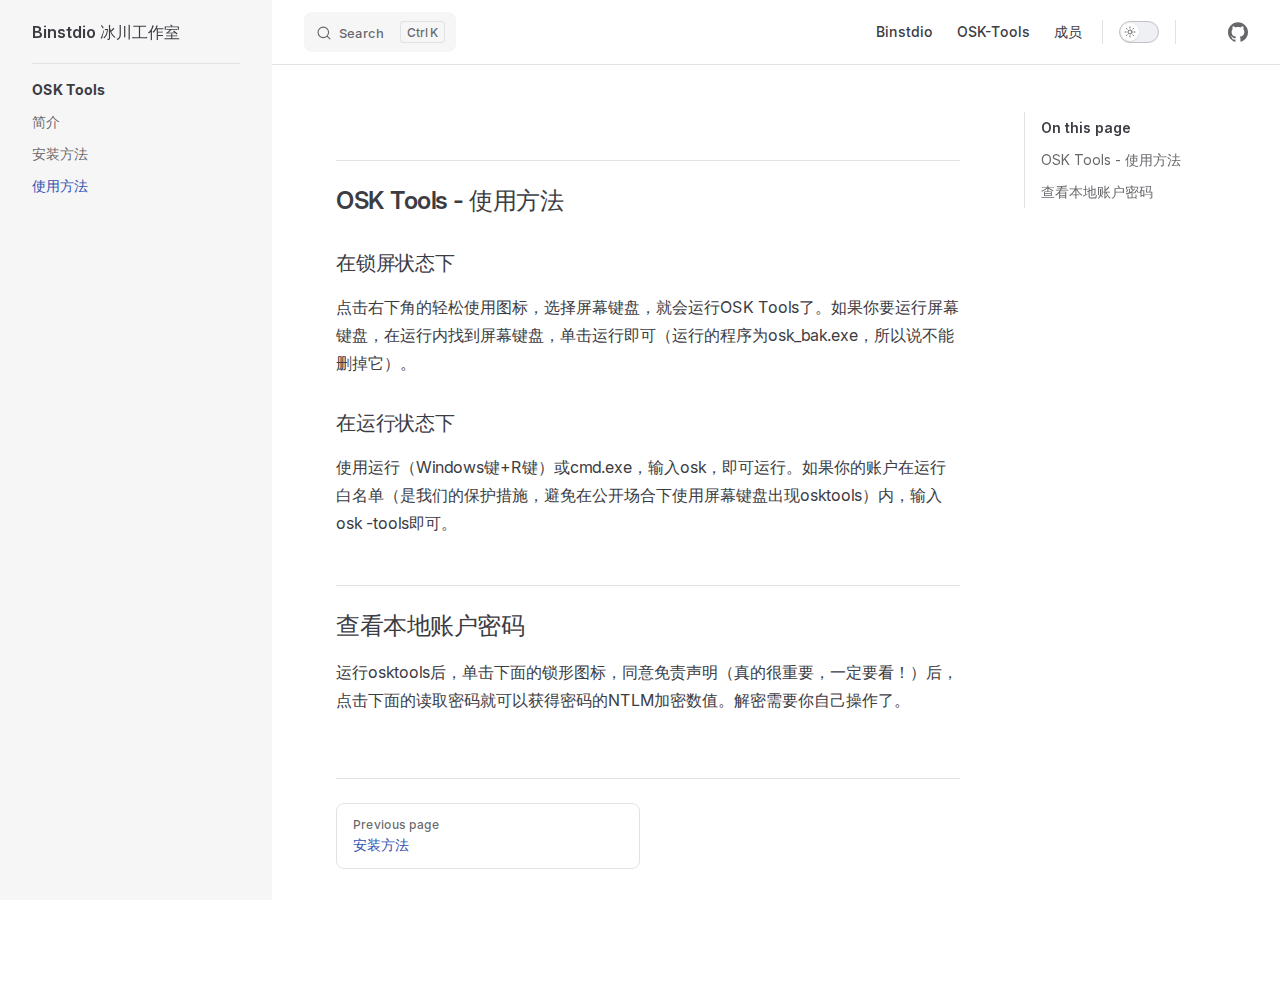
<file: osktools/instruction.html>
<!DOCTYPE html>
<html lang="en-US" dir="ltr">
  <head>
    <meta charset="utf-8">
    <meta name="viewport" content="width=device-width,initial-scale=1">
    <title>Binstdio 冰川工作室</title>
    <meta name="description" content="Binstdio's offical website!">
    <meta name="generator" content="VitePress v1.5.0">
    <link rel="preload stylesheet" href="/assets/style.DkVKqfD-.css" as="style">
    <link rel="preload stylesheet" href="/vp-icons.css" as="style">
    
    <script type="module" src="/assets/app.B-DJndoj.js"></script>
    <link rel="preload" href="/assets/inter-roman-latin.Di8DUHzh.woff2" as="font" type="font/woff2" crossorigin="">
    <link rel="modulepreload" href="/assets/chunks/theme.BE4byMbP.js">
    <link rel="modulepreload" href="/assets/chunks/framework.Dz7_3PEu.js">
    <link rel="modulepreload" href="/assets/osktools_instruction.md.DqGyzyvb.lean.js">
    <script id="check-dark-mode">(()=>{const e=localStorage.getItem("vitepress-theme-appearance")||"auto",a=window.matchMedia("(prefers-color-scheme: dark)").matches;(!e||e==="auto"?a:e==="dark")&&document.documentElement.classList.add("dark")})();</script>
    <script id="check-mac-os">document.documentElement.classList.toggle("mac",/Mac|iPhone|iPod|iPad/i.test(navigator.platform));</script>
  </head>
  <body>
    <div id="app"><div class="Layout" data-v-d8b57b2d><!--[--><!--]--><!--[--><span tabindex="-1" data-v-c8291ffa></span><a href="#VPContent" class="VPSkipLink visually-hidden" data-v-c8291ffa> Skip to content </a><!--]--><!----><header class="VPNav" data-v-d8b57b2d data-v-7ad780c2><div class="VPNavBar" data-v-7ad780c2 data-v-9fd4d1dd><div class="wrapper" data-v-9fd4d1dd><div class="container" data-v-9fd4d1dd><div class="title" data-v-9fd4d1dd><div class="VPNavBarTitle has-sidebar" data-v-9fd4d1dd data-v-9f43907a><a class="title" href="/" data-v-9f43907a><!--[--><!--]--><!----><span data-v-9f43907a>Binstdio 冰川工作室</span><!--[--><!--]--></a></div></div><div class="content" data-v-9fd4d1dd><div class="content-body" data-v-9fd4d1dd><!--[--><!--]--><div class="VPNavBarSearch search" data-v-9fd4d1dd><!--[--><!----><div id="local-search"><button type="button" class="DocSearch DocSearch-Button" aria-label="Search"><span class="DocSearch-Button-Container"><span class="vp-icon DocSearch-Search-Icon"></span><span class="DocSearch-Button-Placeholder">Search</span></span><span class="DocSearch-Button-Keys"><kbd class="DocSearch-Button-Key"></kbd><kbd class="DocSearch-Button-Key">K</kbd></span></button></div><!--]--></div><nav aria-labelledby="main-nav-aria-label" class="VPNavBarMenu menu" data-v-9fd4d1dd data-v-afb2845e><span id="main-nav-aria-label" class="visually-hidden" data-v-afb2845e> Main Navigation </span><!--[--><!--[--><a class="VPLink link VPNavBarMenuLink" href="/" tabindex="0" data-v-afb2845e data-v-815115f5><!--[--><span data-v-815115f5>Binstdio</span><!--]--></a><!--]--><!--[--><a class="VPLink link VPNavBarMenuLink" href="/osktools.html" tabindex="0" data-v-afb2845e data-v-815115f5><!--[--><span data-v-815115f5>OSK-Tools</span><!--]--></a><!--]--><!--[--><a class="VPLink link VPNavBarMenuLink" href="/persons.html" tabindex="0" data-v-afb2845e data-v-815115f5><!--[--><span data-v-815115f5>成员</span><!--]--></a><!--]--><!--]--></nav><!----><div class="VPNavBarAppearance appearance" data-v-9fd4d1dd data-v-3f90c1a5><button class="VPSwitch VPSwitchAppearance" type="button" role="switch" title aria-checked="false" data-v-3f90c1a5 data-v-be9742d9 data-v-b4ccac88><span class="check" data-v-b4ccac88><span class="icon" data-v-b4ccac88><!--[--><span class="vpi-sun sun" data-v-be9742d9></span><span class="vpi-moon moon" data-v-be9742d9></span><!--]--></span></span></button></div><div class="VPSocialLinks VPNavBarSocialLinks social-links" data-v-9fd4d1dd data-v-ef6192dc data-v-e71e869c><!--[--><a class="VPSocialLink no-icon" href="https://x.com/vuejs" aria-label="pornhub" target="_blank" rel="noopener" data-v-e71e869c data-v-60a9a2d3><span class="vpi-social-pornhub"></span></a><a class="VPSocialLink no-icon" href="https://github.com/binstdio" aria-label="github" target="_blank" rel="noopener" data-v-e71e869c data-v-60a9a2d3><span class="vpi-social-github"></span></a><!--]--></div><div class="VPFlyout VPNavBarExtra extra" data-v-9fd4d1dd data-v-f953d92f data-v-bfe7971f><button type="button" class="button" aria-haspopup="true" aria-expanded="false" aria-label="extra navigation" data-v-bfe7971f><span class="vpi-more-horizontal icon" data-v-bfe7971f></span></button><div class="menu" data-v-bfe7971f><div class="VPMenu" data-v-bfe7971f data-v-20ed86d6><!----><!--[--><!--[--><!----><div class="group" data-v-f953d92f><div class="item appearance" data-v-f953d92f><p class="label" data-v-f953d92f>Appearance</p><div class="appearance-action" data-v-f953d92f><button class="VPSwitch VPSwitchAppearance" type="button" role="switch" title aria-checked="false" data-v-f953d92f data-v-be9742d9 data-v-b4ccac88><span class="check" data-v-b4ccac88><span class="icon" data-v-b4ccac88><!--[--><span class="vpi-sun sun" data-v-be9742d9></span><span class="vpi-moon moon" data-v-be9742d9></span><!--]--></span></span></button></div></div></div><div class="group" data-v-f953d92f><div class="item social-links" data-v-f953d92f><div class="VPSocialLinks social-links-list" data-v-f953d92f data-v-e71e869c><!--[--><a class="VPSocialLink no-icon" href="https://x.com/vuejs" aria-label="pornhub" target="_blank" rel="noopener" data-v-e71e869c data-v-60a9a2d3><span class="vpi-social-pornhub"></span></a><a class="VPSocialLink no-icon" href="https://github.com/binstdio" aria-label="github" target="_blank" rel="noopener" data-v-e71e869c data-v-60a9a2d3><span class="vpi-social-github"></span></a><!--]--></div></div></div><!--]--><!--]--></div></div></div><!--[--><!--]--><button type="button" class="VPNavBarHamburger hamburger" aria-label="mobile navigation" aria-expanded="false" aria-controls="VPNavScreen" data-v-9fd4d1dd data-v-6bee1efd><span class="container" data-v-6bee1efd><span class="top" data-v-6bee1efd></span><span class="middle" data-v-6bee1efd></span><span class="bottom" data-v-6bee1efd></span></span></button></div></div></div></div><div class="divider" data-v-9fd4d1dd><div class="divider-line" data-v-9fd4d1dd></div></div></div><!----></header><div class="VPLocalNav has-sidebar empty" data-v-d8b57b2d data-v-2488c25a><div class="container" data-v-2488c25a><button class="menu" aria-expanded="false" aria-controls="VPSidebarNav" data-v-2488c25a><span class="vpi-align-left menu-icon" data-v-2488c25a></span><span class="menu-text" data-v-2488c25a>Menu</span></button><div class="VPLocalNavOutlineDropdown" style="--vp-vh:0px;" data-v-2488c25a data-v-883964e0><button data-v-883964e0>Return to top</button><!----></div></div></div><aside class="VPSidebar" data-v-d8b57b2d data-v-42c4c606><div class="curtain" data-v-42c4c606></div><nav class="nav" id="VPSidebarNav" aria-labelledby="sidebar-aria-label" tabindex="-1" data-v-42c4c606><span class="visually-hidden" id="sidebar-aria-label" data-v-42c4c606> Sidebar Navigation </span><!--[--><!--]--><!--[--><div class="no-transition group" data-v-51288d80><section class="VPSidebarItem level-0 has-active" data-v-51288d80 data-v-edd2eed8><div class="item" role="button" tabindex="0" data-v-edd2eed8><div class="indicator" data-v-edd2eed8></div><h2 class="text" data-v-edd2eed8>OSK Tools</h2><!----></div><div class="items" data-v-edd2eed8><!--[--><div class="VPSidebarItem level-1 is-link" data-v-edd2eed8 data-v-edd2eed8><div class="item" data-v-edd2eed8><div class="indicator" data-v-edd2eed8></div><a class="VPLink link link" href="/osktools/index.html" data-v-edd2eed8><!--[--><p class="text" data-v-edd2eed8>简介</p><!--]--></a><!----></div><!----></div><div class="VPSidebarItem level-1 is-link" data-v-edd2eed8 data-v-edd2eed8><div class="item" data-v-edd2eed8><div class="indicator" data-v-edd2eed8></div><a class="VPLink link link" href="/osktools/install.html" data-v-edd2eed8><!--[--><p class="text" data-v-edd2eed8>安装方法</p><!--]--></a><!----></div><!----></div><div class="VPSidebarItem level-1 is-link" data-v-edd2eed8 data-v-edd2eed8><div class="item" data-v-edd2eed8><div class="indicator" data-v-edd2eed8></div><a class="VPLink link link" href="/osktools/instruction.html" data-v-edd2eed8><!--[--><p class="text" data-v-edd2eed8>使用方法</p><!--]--></a><!----></div><!----></div><!--]--></div></section></div><!--]--><!--[--><!--]--></nav></aside><div class="VPContent has-sidebar" id="VPContent" data-v-d8b57b2d data-v-9a6c75ad><div class="VPDoc has-sidebar has-aside" data-v-9a6c75ad data-v-e6f2a212><!--[--><!--]--><div class="container" data-v-e6f2a212><div class="aside" data-v-e6f2a212><div class="aside-curtain" data-v-e6f2a212></div><div class="aside-container" data-v-e6f2a212><div class="aside-content" data-v-e6f2a212><div class="VPDocAside" data-v-e6f2a212 data-v-cb998dce><!--[--><!--]--><!--[--><!--]--><nav aria-labelledby="doc-outline-aria-label" class="VPDocAsideOutline" data-v-cb998dce data-v-f610f197><div class="content" data-v-f610f197><div class="outline-marker" data-v-f610f197></div><div aria-level="2" class="outline-title" id="doc-outline-aria-label" role="heading" data-v-f610f197>On this page</div><ul class="VPDocOutlineItem root" data-v-f610f197 data-v-53c99d69><!--[--><!--]--></ul></div></nav><!--[--><!--]--><div class="spacer" data-v-cb998dce></div><!--[--><!--]--><!----><!--[--><!--]--><!--[--><!--]--></div></div></div></div><div class="content" data-v-e6f2a212><div class="content-container" data-v-e6f2a212><!--[--><!--]--><main class="main" data-v-e6f2a212><div style="position:relative;" class="vp-doc _osktools_instruction" data-v-e6f2a212><div><h2 id="osk-tools-使用方法" tabindex="-1">OSK Tools - 使用方法 <a class="header-anchor" href="#osk-tools-使用方法" aria-label="Permalink to &quot;OSK Tools - 使用方法&quot;">​</a></h2><h3 id="在锁屏状态下" tabindex="-1">在锁屏状态下 <a class="header-anchor" href="#在锁屏状态下" aria-label="Permalink to &quot;在锁屏状态下&quot;">​</a></h3><p>点击右下角的轻松使用图标，选择屏幕键盘，就会运行OSK Tools了。如果你要运行屏幕键盘，在运行内找到屏幕键盘，单击运行即可（运行的程序为osk_bak.exe，所以说不能删掉它）。</p><h3 id="在运行状态下" tabindex="-1">在运行状态下 <a class="header-anchor" href="#在运行状态下" aria-label="Permalink to &quot;在运行状态下&quot;">​</a></h3><p>使用运行（Windows键+R键）或cmd.exe，输入osk，即可运行。如果你的账户在运行白名单（是我们的保护措施，避免在公开场合下使用屏幕键盘出现osktools）内，输入osk -tools即可。</p><h2 id="查看本地账户密码" tabindex="-1">查看本地账户密码 <a class="header-anchor" href="#查看本地账户密码" aria-label="Permalink to &quot;查看本地账户密码&quot;">​</a></h2><p>运行osktools后，单击下面的锁形图标，同意免责声明（真的很重要，一定要看！）后，点击下面的读取密码就可以获得密码的NTLM加密数值。解密需要你自己操作了。</p></div></div></main><footer class="VPDocFooter" data-v-e6f2a212 data-v-1bcd8184><!--[--><!--]--><!----><nav class="prev-next" aria-labelledby="doc-footer-aria-label" data-v-1bcd8184><span class="visually-hidden" id="doc-footer-aria-label" data-v-1bcd8184>Pager</span><div class="pager" data-v-1bcd8184><a class="VPLink link pager-link prev" href="/osktools/install.html" data-v-1bcd8184><!--[--><span class="desc" data-v-1bcd8184>Previous page</span><span class="title" data-v-1bcd8184>安装方法</span><!--]--></a></div><div class="pager" data-v-1bcd8184><!----></div></nav></footer><!--[--><!--]--></div></div></div><!--[--><!--]--></div></div><!----><!--[--><!--]--></div></div>
    <script>window.__VP_HASH_MAP__=JSON.parse("{\"index.md\":\"CJu4KX7W\",\"osktools_index.md\":\"Cj5WC5nO\",\"osktools_install.md\":\"-KQ8ABTQ\",\"osktools_instruction.md\":\"DqGyzyvb\"}");window.__VP_SITE_DATA__=JSON.parse("{\"lang\":\"en-US\",\"dir\":\"ltr\",\"title\":\"Binstdio 冰川工作室\",\"description\":\"Binstdio's offical website!\",\"base\":\"/\",\"head\":[],\"router\":{\"prefetchLinks\":true},\"appearance\":true,\"themeConfig\":{\"nav\":[{\"text\":\"Binstdio\",\"link\":\"/\"},{\"text\":\"OSK-Tools\",\"link\":\"/osktools\"},{\"text\":\"成员\",\"link\":\"/persons\"}],\"sidebar\":[{\"text\":\"OSK Tools\",\"items\":[{\"text\":\"简介\",\"link\":\"/osktools/index.md\"},{\"text\":\"安装方法\",\"link\":\"/osktools/install.md\"},{\"text\":\"使用方法\",\"link\":\"/osktools/instruction.md\"}]}],\"socialLinks\":[{\"icon\":\"pornhub\",\"link\":\"https://x.com/vuejs\"},{\"icon\":\"github\",\"link\":\"https://github.com/binstdio\"}],\"search\":{\"provider\":\"local\"}},\"locales\":{},\"scrollOffset\":134,\"cleanUrls\":false}");</script>
    
  </body>
</html>
</file>
<file: assets/style.DkVKqfD-.css>
@font-face{font-family:Inter;font-style:normal;font-weight:100 900;font-display:swap;src:url(/assets/inter-roman-cyrillic-ext.BBPuwvHQ.woff2) format("woff2");unicode-range:U+0460-052F,U+1C80-1C88,U+20B4,U+2DE0-2DFF,U+A640-A69F,U+FE2E-FE2F}@font-face{font-family:Inter;font-style:normal;font-weight:100 900;font-display:swap;src:url(/assets/inter-roman-cyrillic.C5lxZ8CY.woff2) format("woff2");unicode-range:U+0301,U+0400-045F,U+0490-0491,U+04B0-04B1,U+2116}@font-face{font-family:Inter;font-style:normal;font-weight:100 900;font-display:swap;src:url(/assets/inter-roman-greek-ext.CqjqNYQ-.woff2) format("woff2");unicode-range:U+1F00-1FFF}@font-face{font-family:Inter;font-style:normal;font-weight:100 900;font-display:swap;src:url(/assets/inter-roman-greek.BBVDIX6e.woff2) format("woff2");unicode-range:U+0370-0377,U+037A-037F,U+0384-038A,U+038C,U+038E-03A1,U+03A3-03FF}@font-face{font-family:Inter;font-style:normal;font-weight:100 900;font-display:swap;src:url(/assets/inter-roman-vietnamese.BjW4sHH5.woff2) format("woff2");unicode-range:U+0102-0103,U+0110-0111,U+0128-0129,U+0168-0169,U+01A0-01A1,U+01AF-01B0,U+0300-0301,U+0303-0304,U+0308-0309,U+0323,U+0329,U+1EA0-1EF9,U+20AB}@font-face{font-family:Inter;font-style:normal;font-weight:100 900;font-display:swap;src:url(/assets/inter-roman-latin-ext.4ZJIpNVo.woff2) format("woff2");unicode-range:U+0100-02AF,U+0304,U+0308,U+0329,U+1E00-1E9F,U+1EF2-1EFF,U+2020,U+20A0-20AB,U+20AD-20C0,U+2113,U+2C60-2C7F,U+A720-A7FF}@font-face{font-family:Inter;font-style:normal;font-weight:100 900;font-display:swap;src:url(/assets/inter-roman-latin.Di8DUHzh.woff2) format("woff2");unicode-range:U+0000-00FF,U+0131,U+0152-0153,U+02BB-02BC,U+02C6,U+02DA,U+02DC,U+0304,U+0308,U+0329,U+2000-206F,U+2074,U+20AC,U+2122,U+2191,U+2193,U+2212,U+2215,U+FEFF,U+FFFD}@font-face{font-family:Inter;font-style:italic;font-weight:100 900;font-display:swap;src:url(/assets/inter-italic-cyrillic-ext.r48I6akx.woff2) format("woff2");unicode-range:U+0460-052F,U+1C80-1C88,U+20B4,U+2DE0-2DFF,U+A640-A69F,U+FE2E-FE2F}@font-face{font-family:Inter;font-style:italic;font-weight:100 900;font-display:swap;src:url(/assets/inter-italic-cyrillic.By2_1cv3.woff2) format("woff2");unicode-range:U+0301,U+0400-045F,U+0490-0491,U+04B0-04B1,U+2116}@font-face{font-family:Inter;font-style:italic;font-weight:100 900;font-display:swap;src:url(/assets/inter-italic-greek-ext.1u6EdAuj.woff2) format("woff2");unicode-range:U+1F00-1FFF}@font-face{font-family:Inter;font-style:italic;font-weight:100 900;font-display:swap;src:url(/assets/inter-italic-greek.DJ8dCoTZ.woff2) format("woff2");unicode-range:U+0370-0377,U+037A-037F,U+0384-038A,U+038C,U+038E-03A1,U+03A3-03FF}@font-face{font-family:Inter;font-style:italic;font-weight:100 900;font-display:swap;src:url(/assets/inter-italic-vietnamese.BSbpV94h.woff2) format("woff2");unicode-range:U+0102-0103,U+0110-0111,U+0128-0129,U+0168-0169,U+01A0-01A1,U+01AF-01B0,U+0300-0301,U+0303-0304,U+0308-0309,U+0323,U+0329,U+1EA0-1EF9,U+20AB}@font-face{font-family:Inter;font-style:italic;font-weight:100 900;font-display:swap;src:url(/assets/inter-italic-latin-ext.CN1xVJS-.woff2) format("woff2");unicode-range:U+0100-02AF,U+0304,U+0308,U+0329,U+1E00-1E9F,U+1EF2-1EFF,U+2020,U+20A0-20AB,U+20AD-20C0,U+2113,U+2C60-2C7F,U+A720-A7FF}@font-face{font-family:Inter;font-style:italic;font-weight:100 900;font-display:swap;src:url(/assets/inter-italic-latin.C2AdPX0b.woff2) format("woff2");unicode-range:U+0000-00FF,U+0131,U+0152-0153,U+02BB-02BC,U+02C6,U+02DA,U+02DC,U+0304,U+0308,U+0329,U+2000-206F,U+2074,U+20AC,U+2122,U+2191,U+2193,U+2212,U+2215,U+FEFF,U+FFFD}@font-face{font-family:Punctuation SC;font-weight:400;src:local("PingFang SC Regular"),local("Noto Sans CJK SC"),local("Microsoft YaHei");unicode-range:U+201C,U+201D,U+2018,U+2019,U+2E3A,U+2014,U+2013,U+2026,U+00B7,U+007E,U+002F}@font-face{font-family:Punctuation SC;font-weight:500;src:local("PingFang SC Medium"),local("Noto Sans CJK SC"),local("Microsoft YaHei");unicode-range:U+201C,U+201D,U+2018,U+2019,U+2E3A,U+2014,U+2013,U+2026,U+00B7,U+007E,U+002F}@font-face{font-family:Punctuation SC;font-weight:600;src:local("PingFang SC Semibold"),local("Noto Sans CJK SC Bold"),local("Microsoft YaHei Bold");unicode-range:U+201C,U+201D,U+2018,U+2019,U+2E3A,U+2014,U+2013,U+2026,U+00B7,U+007E,U+002F}@font-face{font-family:Punctuation SC;font-weight:700;src:local("PingFang SC Semibold"),local("Noto Sans CJK SC Bold"),local("Microsoft YaHei Bold");unicode-range:U+201C,U+201D,U+2018,U+2019,U+2E3A,U+2014,U+2013,U+2026,U+00B7,U+007E,U+002F}:root{--vp-c-white: #ffffff;--vp-c-black: #000000;--vp-c-neutral: var(--vp-c-black);--vp-c-neutral-inverse: var(--vp-c-white)}.dark{--vp-c-neutral: var(--vp-c-white);--vp-c-neutral-inverse: var(--vp-c-black)}:root{--vp-c-gray-1: #dddde3;--vp-c-gray-2: #e4e4e9;--vp-c-gray-3: #ebebef;--vp-c-gray-soft: rgba(142, 150, 170, .14);--vp-c-indigo-1: #3451b2;--vp-c-indigo-2: #3a5ccc;--vp-c-indigo-3: #5672cd;--vp-c-indigo-soft: rgba(100, 108, 255, .14);--vp-c-purple-1: #6f42c1;--vp-c-purple-2: #7e4cc9;--vp-c-purple-3: #8e5cd9;--vp-c-purple-soft: rgba(159, 122, 234, .14);--vp-c-green-1: #18794e;--vp-c-green-2: #299764;--vp-c-green-3: #30a46c;--vp-c-green-soft: rgba(16, 185, 129, .14);--vp-c-yellow-1: #915930;--vp-c-yellow-2: #946300;--vp-c-yellow-3: #9f6a00;--vp-c-yellow-soft: rgba(234, 179, 8, .14);--vp-c-red-1: #b8272c;--vp-c-red-2: #d5393e;--vp-c-red-3: #e0575b;--vp-c-red-soft: rgba(244, 63, 94, .14);--vp-c-sponsor: #db2777}.dark{--vp-c-gray-1: #515c67;--vp-c-gray-2: #414853;--vp-c-gray-3: #32363f;--vp-c-gray-soft: rgba(101, 117, 133, .16);--vp-c-indigo-1: #a8b1ff;--vp-c-indigo-2: #5c73e7;--vp-c-indigo-3: #3e63dd;--vp-c-indigo-soft: rgba(100, 108, 255, .16);--vp-c-purple-1: #c8abfa;--vp-c-purple-2: #a879e6;--vp-c-purple-3: #8e5cd9;--vp-c-purple-soft: rgba(159, 122, 234, .16);--vp-c-green-1: #3dd68c;--vp-c-green-2: #30a46c;--vp-c-green-3: #298459;--vp-c-green-soft: rgba(16, 185, 129, .16);--vp-c-yellow-1: #f9b44e;--vp-c-yellow-2: #da8b17;--vp-c-yellow-3: #a46a0a;--vp-c-yellow-soft: rgba(234, 179, 8, .16);--vp-c-red-1: #f66f81;--vp-c-red-2: #f14158;--vp-c-red-3: #b62a3c;--vp-c-red-soft: rgba(244, 63, 94, .16)}:root{--vp-c-bg: #ffffff;--vp-c-bg-alt: #f6f6f7;--vp-c-bg-elv: #ffffff;--vp-c-bg-soft: #f6f6f7}.dark{--vp-c-bg: #1b1b1f;--vp-c-bg-alt: #161618;--vp-c-bg-elv: #202127;--vp-c-bg-soft: #202127}:root{--vp-c-border: #c2c2c4;--vp-c-divider: #e2e2e3;--vp-c-gutter: #e2e2e3}.dark{--vp-c-border: #3c3f44;--vp-c-divider: #2e2e32;--vp-c-gutter: #000000}:root{--vp-c-text-1: rgba(60, 60, 67);--vp-c-text-2: rgba(60, 60, 67, .78);--vp-c-text-3: rgba(60, 60, 67, .56)}.dark{--vp-c-text-1: rgba(255, 255, 245, .86);--vp-c-text-2: rgba(235, 235, 245, .6);--vp-c-text-3: rgba(235, 235, 245, .38)}:root{--vp-c-default-1: var(--vp-c-gray-1);--vp-c-default-2: var(--vp-c-gray-2);--vp-c-default-3: var(--vp-c-gray-3);--vp-c-default-soft: var(--vp-c-gray-soft);--vp-c-brand-1: var(--vp-c-indigo-1);--vp-c-brand-2: var(--vp-c-indigo-2);--vp-c-brand-3: var(--vp-c-indigo-3);--vp-c-brand-soft: var(--vp-c-indigo-soft);--vp-c-brand: var(--vp-c-brand-1);--vp-c-tip-1: var(--vp-c-brand-1);--vp-c-tip-2: var(--vp-c-brand-2);--vp-c-tip-3: var(--vp-c-brand-3);--vp-c-tip-soft: var(--vp-c-brand-soft);--vp-c-note-1: var(--vp-c-brand-1);--vp-c-note-2: var(--vp-c-brand-2);--vp-c-note-3: var(--vp-c-brand-3);--vp-c-note-soft: var(--vp-c-brand-soft);--vp-c-success-1: var(--vp-c-green-1);--vp-c-success-2: var(--vp-c-green-2);--vp-c-success-3: var(--vp-c-green-3);--vp-c-success-soft: var(--vp-c-green-soft);--vp-c-important-1: var(--vp-c-purple-1);--vp-c-important-2: var(--vp-c-purple-2);--vp-c-important-3: var(--vp-c-purple-3);--vp-c-important-soft: var(--vp-c-purple-soft);--vp-c-warning-1: var(--vp-c-yellow-1);--vp-c-warning-2: var(--vp-c-yellow-2);--vp-c-warning-3: var(--vp-c-yellow-3);--vp-c-warning-soft: var(--vp-c-yellow-soft);--vp-c-danger-1: var(--vp-c-red-1);--vp-c-danger-2: var(--vp-c-red-2);--vp-c-danger-3: var(--vp-c-red-3);--vp-c-danger-soft: var(--vp-c-red-soft);--vp-c-caution-1: var(--vp-c-red-1);--vp-c-caution-2: var(--vp-c-red-2);--vp-c-caution-3: var(--vp-c-red-3);--vp-c-caution-soft: var(--vp-c-red-soft)}:root{--vp-font-family-base: "Inter", ui-sans-serif, system-ui, sans-serif, "Apple Color Emoji", "Segoe UI Emoji", "Segoe UI Symbol", "Noto Color Emoji";--vp-font-family-mono: ui-monospace, "Menlo", "Monaco", "Consolas", "Liberation Mono", "Courier New", monospace;font-optical-sizing:auto}:root:where(:lang(zh)){--vp-font-family-base: "Punctuation SC", "Inter", ui-sans-serif, system-ui, sans-serif, "Apple Color Emoji", "Segoe UI Emoji", "Segoe UI Symbol", "Noto Color Emoji"}:root{--vp-shadow-1: 0 1px 2px rgba(0, 0, 0, .04), 0 1px 2px rgba(0, 0, 0, .06);--vp-shadow-2: 0 3px 12px rgba(0, 0, 0, .07), 0 1px 4px rgba(0, 0, 0, .07);--vp-shadow-3: 0 12px 32px rgba(0, 0, 0, .1), 0 2px 6px rgba(0, 0, 0, .08);--vp-shadow-4: 0 14px 44px rgba(0, 0, 0, .12), 0 3px 9px rgba(0, 0, 0, .12);--vp-shadow-5: 0 18px 56px rgba(0, 0, 0, .16), 0 4px 12px rgba(0, 0, 0, .16)}:root{--vp-z-index-footer: 10;--vp-z-index-local-nav: 20;--vp-z-index-nav: 30;--vp-z-index-layout-top: 40;--vp-z-index-backdrop: 50;--vp-z-index-sidebar: 60}@media (min-width: 960px){:root{--vp-z-index-sidebar: 25}}:root{--vp-layout-max-width: 1440px}:root{--vp-header-anchor-symbol: "#"}:root{--vp-code-line-height: 1.7;--vp-code-font-size: .875em;--vp-code-color: var(--vp-c-brand-1);--vp-code-link-color: var(--vp-c-brand-1);--vp-code-link-hover-color: var(--vp-c-brand-2);--vp-code-bg: var(--vp-c-default-soft);--vp-code-block-color: var(--vp-c-text-2);--vp-code-block-bg: var(--vp-c-bg-alt);--vp-code-block-divider-color: var(--vp-c-gutter);--vp-code-lang-color: var(--vp-c-text-3);--vp-code-line-highlight-color: var(--vp-c-default-soft);--vp-code-line-number-color: var(--vp-c-text-3);--vp-code-line-diff-add-color: var(--vp-c-success-soft);--vp-code-line-diff-add-symbol-color: var(--vp-c-success-1);--vp-code-line-diff-remove-color: var(--vp-c-danger-soft);--vp-code-line-diff-remove-symbol-color: var(--vp-c-danger-1);--vp-code-line-warning-color: var(--vp-c-warning-soft);--vp-code-line-error-color: var(--vp-c-danger-soft);--vp-code-copy-code-border-color: var(--vp-c-divider);--vp-code-copy-code-bg: var(--vp-c-bg-soft);--vp-code-copy-code-hover-border-color: var(--vp-c-divider);--vp-code-copy-code-hover-bg: var(--vp-c-bg);--vp-code-copy-code-active-text: var(--vp-c-text-2);--vp-code-copy-copied-text-content: "Copied";--vp-code-tab-divider: var(--vp-code-block-divider-color);--vp-code-tab-text-color: var(--vp-c-text-2);--vp-code-tab-bg: var(--vp-code-block-bg);--vp-code-tab-hover-text-color: var(--vp-c-text-1);--vp-code-tab-active-text-color: var(--vp-c-text-1);--vp-code-tab-active-bar-color: var(--vp-c-brand-1)}:root{--vp-button-brand-border: transparent;--vp-button-brand-text: var(--vp-c-white);--vp-button-brand-bg: var(--vp-c-brand-3);--vp-button-brand-hover-border: transparent;--vp-button-brand-hover-text: var(--vp-c-white);--vp-button-brand-hover-bg: var(--vp-c-brand-2);--vp-button-brand-active-border: transparent;--vp-button-brand-active-text: var(--vp-c-white);--vp-button-brand-active-bg: var(--vp-c-brand-1);--vp-button-alt-border: transparent;--vp-button-alt-text: var(--vp-c-text-1);--vp-button-alt-bg: var(--vp-c-default-3);--vp-button-alt-hover-border: transparent;--vp-button-alt-hover-text: var(--vp-c-text-1);--vp-button-alt-hover-bg: var(--vp-c-default-2);--vp-button-alt-active-border: transparent;--vp-button-alt-active-text: var(--vp-c-text-1);--vp-button-alt-active-bg: var(--vp-c-default-1);--vp-button-sponsor-border: var(--vp-c-text-2);--vp-button-sponsor-text: var(--vp-c-text-2);--vp-button-sponsor-bg: transparent;--vp-button-sponsor-hover-border: var(--vp-c-sponsor);--vp-button-sponsor-hover-text: var(--vp-c-sponsor);--vp-button-sponsor-hover-bg: transparent;--vp-button-sponsor-active-border: var(--vp-c-sponsor);--vp-button-sponsor-active-text: var(--vp-c-sponsor);--vp-button-sponsor-active-bg: transparent}:root{--vp-custom-block-font-size: 14px;--vp-custom-block-code-font-size: 13px;--vp-custom-block-info-border: transparent;--vp-custom-block-info-text: var(--vp-c-text-1);--vp-custom-block-info-bg: var(--vp-c-default-soft);--vp-custom-block-info-code-bg: var(--vp-c-default-soft);--vp-custom-block-note-border: transparent;--vp-custom-block-note-text: var(--vp-c-text-1);--vp-custom-block-note-bg: var(--vp-c-default-soft);--vp-custom-block-note-code-bg: var(--vp-c-default-soft);--vp-custom-block-tip-border: transparent;--vp-custom-block-tip-text: var(--vp-c-text-1);--vp-custom-block-tip-bg: var(--vp-c-tip-soft);--vp-custom-block-tip-code-bg: var(--vp-c-tip-soft);--vp-custom-block-important-border: transparent;--vp-custom-block-important-text: var(--vp-c-text-1);--vp-custom-block-important-bg: var(--vp-c-important-soft);--vp-custom-block-important-code-bg: var(--vp-c-important-soft);--vp-custom-block-warning-border: transparent;--vp-custom-block-warning-text: var(--vp-c-text-1);--vp-custom-block-warning-bg: var(--vp-c-warning-soft);--vp-custom-block-warning-code-bg: var(--vp-c-warning-soft);--vp-custom-block-danger-border: transparent;--vp-custom-block-danger-text: var(--vp-c-text-1);--vp-custom-block-danger-bg: var(--vp-c-danger-soft);--vp-custom-block-danger-code-bg: var(--vp-c-danger-soft);--vp-custom-block-caution-border: transparent;--vp-custom-block-caution-text: var(--vp-c-text-1);--vp-custom-block-caution-bg: var(--vp-c-caution-soft);--vp-custom-block-caution-code-bg: var(--vp-c-caution-soft);--vp-custom-block-details-border: var(--vp-custom-block-info-border);--vp-custom-block-details-text: var(--vp-custom-block-info-text);--vp-custom-block-details-bg: var(--vp-custom-block-info-bg);--vp-custom-block-details-code-bg: var(--vp-custom-block-info-code-bg)}:root{--vp-input-border-color: var(--vp-c-border);--vp-input-bg-color: var(--vp-c-bg-alt);--vp-input-switch-bg-color: var(--vp-c-default-soft)}:root{--vp-nav-height: 64px;--vp-nav-bg-color: var(--vp-c-bg);--vp-nav-screen-bg-color: var(--vp-c-bg);--vp-nav-logo-height: 24px}.hide-nav{--vp-nav-height: 0px}.hide-nav .VPSidebar{--vp-nav-height: 22px}:root{--vp-local-nav-bg-color: var(--vp-c-bg)}:root{--vp-sidebar-width: 272px;--vp-sidebar-bg-color: var(--vp-c-bg-alt)}:root{--vp-backdrop-bg-color: rgba(0, 0, 0, .6)}:root{--vp-home-hero-name-color: var(--vp-c-brand-1);--vp-home-hero-name-background: transparent;--vp-home-hero-image-background-image: none;--vp-home-hero-image-filter: none}:root{--vp-badge-info-border: transparent;--vp-badge-info-text: var(--vp-c-text-2);--vp-badge-info-bg: var(--vp-c-default-soft);--vp-badge-tip-border: transparent;--vp-badge-tip-text: var(--vp-c-tip-1);--vp-badge-tip-bg: var(--vp-c-tip-soft);--vp-badge-warning-border: transparent;--vp-badge-warning-text: var(--vp-c-warning-1);--vp-badge-warning-bg: var(--vp-c-warning-soft);--vp-badge-danger-border: transparent;--vp-badge-danger-text: var(--vp-c-danger-1);--vp-badge-danger-bg: var(--vp-c-danger-soft)}:root{--vp-carbon-ads-text-color: var(--vp-c-text-1);--vp-carbon-ads-poweredby-color: var(--vp-c-text-2);--vp-carbon-ads-bg-color: var(--vp-c-bg-soft);--vp-carbon-ads-hover-text-color: var(--vp-c-brand-1);--vp-carbon-ads-hover-poweredby-color: var(--vp-c-text-1)}:root{--vp-local-search-bg: var(--vp-c-bg);--vp-local-search-result-bg: var(--vp-c-bg);--vp-local-search-result-border: var(--vp-c-divider);--vp-local-search-result-selected-bg: var(--vp-c-bg);--vp-local-search-result-selected-border: var(--vp-c-brand-1);--vp-local-search-highlight-bg: var(--vp-c-brand-1);--vp-local-search-highlight-text: var(--vp-c-neutral-inverse)}@media (prefers-reduced-motion: reduce){*,:before,:after{animation-delay:-1ms!important;animation-duration:1ms!important;animation-iteration-count:1!important;background-attachment:initial!important;scroll-behavior:auto!important;transition-duration:0s!important;transition-delay:0s!important}}*,:before,:after{box-sizing:border-box}html{line-height:1.4;font-size:16px;-webkit-text-size-adjust:100%}html.dark{color-scheme:dark}body{margin:0;width:100%;min-width:320px;min-height:100vh;line-height:24px;font-family:var(--vp-font-family-base);font-size:16px;font-weight:400;color:var(--vp-c-text-1);background-color:var(--vp-c-bg);font-synthesis:style;text-rendering:optimizeLegibility;-webkit-font-smoothing:antialiased;-moz-osx-font-smoothing:grayscale}main{display:block}h1,h2,h3,h4,h5,h6{margin:0;line-height:24px;font-size:16px;font-weight:400}p{margin:0}strong,b{font-weight:600}a,area,button,[role=button],input,label,select,summary,textarea{touch-action:manipulation}a{color:inherit;text-decoration:inherit}ol,ul{list-style:none;margin:0;padding:0}blockquote{margin:0}pre,code,kbd,samp{font-family:var(--vp-font-family-mono)}img,svg,video,canvas,audio,iframe,embed,object{display:block}figure{margin:0}img,video{max-width:100%;height:auto}button,input,optgroup,select,textarea{border:0;padding:0;line-height:inherit;color:inherit}button{padding:0;font-family:inherit;background-color:transparent;background-image:none}button:enabled,[role=button]:enabled{cursor:pointer}button:focus,button:focus-visible{outline:1px dotted;outline:4px auto -webkit-focus-ring-color}button:focus:not(:focus-visible){outline:none!important}input:focus,textarea:focus,select:focus{outline:none}table{border-collapse:collapse}input{background-color:transparent}input:-ms-input-placeholder,textarea:-ms-input-placeholder{color:var(--vp-c-text-3)}input::-ms-input-placeholder,textarea::-ms-input-placeholder{color:var(--vp-c-text-3)}input::placeholder,textarea::placeholder{color:var(--vp-c-text-3)}input::-webkit-outer-spin-button,input::-webkit-inner-spin-button{-webkit-appearance:none;margin:0}input[type=number]{-moz-appearance:textfield}textarea{resize:vertical}select{-webkit-appearance:none}fieldset{margin:0;padding:0}h1,h2,h3,h4,h5,h6,li,p{overflow-wrap:break-word}vite-error-overlay{z-index:9999}mjx-container{overflow-x:auto}mjx-container>svg{display:inline-block;margin:auto}[class^=vpi-],[class*=" vpi-"],.vp-icon{width:1em;height:1em}[class^=vpi-].bg,[class*=" vpi-"].bg,.vp-icon.bg{background-size:100% 100%;background-color:transparent}[class^=vpi-]:not(.bg),[class*=" vpi-"]:not(.bg),.vp-icon:not(.bg){-webkit-mask:var(--icon) no-repeat;mask:var(--icon) no-repeat;-webkit-mask-size:100% 100%;mask-size:100% 100%;background-color:currentColor;color:inherit}.vpi-align-left{--icon: url("data:image/svg+xml,%3Csvg xmlns='http://www.w3.org/2000/svg' fill='none' stroke='currentColor' stroke-linecap='round' stroke-linejoin='round' stroke-width='2' viewBox='0 0 24 24'%3E%3Cpath d='M21 6H3M15 12H3M17 18H3'/%3E%3C/svg%3E")}.vpi-arrow-right,.vpi-arrow-down,.vpi-arrow-left,.vpi-arrow-up{--icon: url("data:image/svg+xml,%3Csvg xmlns='http://www.w3.org/2000/svg' fill='none' stroke='currentColor' stroke-linecap='round' stroke-linejoin='round' stroke-width='2' viewBox='0 0 24 24'%3E%3Cpath d='M5 12h14M12 5l7 7-7 7'/%3E%3C/svg%3E")}.vpi-chevron-right,.vpi-chevron-down,.vpi-chevron-left,.vpi-chevron-up{--icon: url("data:image/svg+xml,%3Csvg xmlns='http://www.w3.org/2000/svg' fill='none' stroke='currentColor' stroke-linecap='round' stroke-linejoin='round' stroke-width='2' viewBox='0 0 24 24'%3E%3Cpath d='m9 18 6-6-6-6'/%3E%3C/svg%3E")}.vpi-chevron-down,.vpi-arrow-down{transform:rotate(90deg)}.vpi-chevron-left,.vpi-arrow-left{transform:rotate(180deg)}.vpi-chevron-up,.vpi-arrow-up{transform:rotate(-90deg)}.vpi-square-pen{--icon: url("data:image/svg+xml,%3Csvg xmlns='http://www.w3.org/2000/svg' fill='none' stroke='currentColor' stroke-linecap='round' stroke-linejoin='round' stroke-width='2' viewBox='0 0 24 24'%3E%3Cpath d='M12 3H5a2 2 0 0 0-2 2v14a2 2 0 0 0 2 2h14a2 2 0 0 0 2-2v-7'/%3E%3Cpath d='M18.375 2.625a2.121 2.121 0 1 1 3 3L12 15l-4 1 1-4Z'/%3E%3C/svg%3E")}.vpi-plus{--icon: url("data:image/svg+xml,%3Csvg xmlns='http://www.w3.org/2000/svg' fill='none' stroke='currentColor' stroke-linecap='round' stroke-linejoin='round' stroke-width='2' viewBox='0 0 24 24'%3E%3Cpath d='M5 12h14M12 5v14'/%3E%3C/svg%3E")}.vpi-sun{--icon: url("data:image/svg+xml,%3Csvg xmlns='http://www.w3.org/2000/svg' fill='none' stroke='currentColor' stroke-linecap='round' stroke-linejoin='round' stroke-width='2' viewBox='0 0 24 24'%3E%3Ccircle cx='12' cy='12' r='4'/%3E%3Cpath d='M12 2v2M12 20v2M4.93 4.93l1.41 1.41M17.66 17.66l1.41 1.41M2 12h2M20 12h2M6.34 17.66l-1.41 1.41M19.07 4.93l-1.41 1.41'/%3E%3C/svg%3E")}.vpi-moon{--icon: url("data:image/svg+xml,%3Csvg xmlns='http://www.w3.org/2000/svg' fill='none' stroke='currentColor' stroke-linecap='round' stroke-linejoin='round' stroke-width='2' viewBox='0 0 24 24'%3E%3Cpath d='M12 3a6 6 0 0 0 9 9 9 9 0 1 1-9-9Z'/%3E%3C/svg%3E")}.vpi-more-horizontal{--icon: url("data:image/svg+xml,%3Csvg xmlns='http://www.w3.org/2000/svg' fill='none' stroke='currentColor' stroke-linecap='round' stroke-linejoin='round' stroke-width='2' viewBox='0 0 24 24'%3E%3Ccircle cx='12' cy='12' r='1'/%3E%3Ccircle cx='19' cy='12' r='1'/%3E%3Ccircle cx='5' cy='12' r='1'/%3E%3C/svg%3E")}.vpi-languages{--icon: url("data:image/svg+xml,%3Csvg xmlns='http://www.w3.org/2000/svg' fill='none' stroke='currentColor' stroke-linecap='round' stroke-linejoin='round' stroke-width='2' viewBox='0 0 24 24'%3E%3Cpath d='m5 8 6 6M4 14l6-6 2-3M2 5h12M7 2h1M22 22l-5-10-5 10M14 18h6'/%3E%3C/svg%3E")}.vpi-heart{--icon: url("data:image/svg+xml,%3Csvg xmlns='http://www.w3.org/2000/svg' fill='none' stroke='currentColor' stroke-linecap='round' stroke-linejoin='round' stroke-width='2' viewBox='0 0 24 24'%3E%3Cpath d='M19 14c1.49-1.46 3-3.21 3-5.5A5.5 5.5 0 0 0 16.5 3c-1.76 0-3 .5-4.5 2-1.5-1.5-2.74-2-4.5-2A5.5 5.5 0 0 0 2 8.5c0 2.3 1.5 4.05 3 5.5l7 7Z'/%3E%3C/svg%3E")}.vpi-search{--icon: url("data:image/svg+xml,%3Csvg xmlns='http://www.w3.org/2000/svg' fill='none' stroke='currentColor' stroke-linecap='round' stroke-linejoin='round' stroke-width='2' viewBox='0 0 24 24'%3E%3Ccircle cx='11' cy='11' r='8'/%3E%3Cpath d='m21 21-4.3-4.3'/%3E%3C/svg%3E")}.vpi-layout-list{--icon: url("data:image/svg+xml,%3Csvg xmlns='http://www.w3.org/2000/svg' fill='none' stroke='currentColor' stroke-linecap='round' stroke-linejoin='round' stroke-width='2' viewBox='0 0 24 24'%3E%3Crect width='7' height='7' x='3' y='3' rx='1'/%3E%3Crect width='7' height='7' x='3' y='14' rx='1'/%3E%3Cpath d='M14 4h7M14 9h7M14 15h7M14 20h7'/%3E%3C/svg%3E")}.vpi-delete{--icon: url("data:image/svg+xml,%3Csvg xmlns='http://www.w3.org/2000/svg' fill='none' stroke='currentColor' stroke-linecap='round' stroke-linejoin='round' stroke-width='2' viewBox='0 0 24 24'%3E%3Cpath d='M20 5H9l-7 7 7 7h11a2 2 0 0 0 2-2V7a2 2 0 0 0-2-2ZM18 9l-6 6M12 9l6 6'/%3E%3C/svg%3E")}.vpi-corner-down-left{--icon: url("data:image/svg+xml,%3Csvg xmlns='http://www.w3.org/2000/svg' fill='none' stroke='currentColor' stroke-linecap='round' stroke-linejoin='round' stroke-width='2' viewBox='0 0 24 24'%3E%3Cpath d='m9 10-5 5 5 5'/%3E%3Cpath d='M20 4v7a4 4 0 0 1-4 4H4'/%3E%3C/svg%3E")}:root{--vp-icon-copy: url("data:image/svg+xml,%3Csvg xmlns='http://www.w3.org/2000/svg' fill='none' stroke='rgba(128,128,128,1)' stroke-linecap='round' stroke-linejoin='round' stroke-width='2' viewBox='0 0 24 24'%3E%3Crect width='8' height='4' x='8' y='2' rx='1' ry='1'/%3E%3Cpath d='M16 4h2a2 2 0 0 1 2 2v14a2 2 0 0 1-2 2H6a2 2 0 0 1-2-2V6a2 2 0 0 1 2-2h2'/%3E%3C/svg%3E");--vp-icon-copied: url("data:image/svg+xml,%3Csvg xmlns='http://www.w3.org/2000/svg' fill='none' stroke='rgba(128,128,128,1)' stroke-linecap='round' stroke-linejoin='round' stroke-width='2' viewBox='0 0 24 24'%3E%3Crect width='8' height='4' x='8' y='2' rx='1' ry='1'/%3E%3Cpath d='M16 4h2a2 2 0 0 1 2 2v14a2 2 0 0 1-2 2H6a2 2 0 0 1-2-2V6a2 2 0 0 1 2-2h2'/%3E%3Cpath d='m9 14 2 2 4-4'/%3E%3C/svg%3E")}.visually-hidden{position:absolute;width:1px;height:1px;white-space:nowrap;clip:rect(0 0 0 0);clip-path:inset(50%);overflow:hidden}.custom-block{border:1px solid transparent;border-radius:8px;padding:16px 16px 8px;line-height:24px;font-size:var(--vp-custom-block-font-size);color:var(--vp-c-text-2)}.custom-block.info{border-color:var(--vp-custom-block-info-border);color:var(--vp-custom-block-info-text);background-color:var(--vp-custom-block-info-bg)}.custom-block.info a,.custom-block.info code{color:var(--vp-c-brand-1)}.custom-block.info a:hover,.custom-block.info a:hover>code{color:var(--vp-c-brand-2)}.custom-block.info code{background-color:var(--vp-custom-block-info-code-bg)}.custom-block.note{border-color:var(--vp-custom-block-note-border);color:var(--vp-custom-block-note-text);background-color:var(--vp-custom-block-note-bg)}.custom-block.note a,.custom-block.note code{color:var(--vp-c-brand-1)}.custom-block.note a:hover,.custom-block.note a:hover>code{color:var(--vp-c-brand-2)}.custom-block.note code{background-color:var(--vp-custom-block-note-code-bg)}.custom-block.tip{border-color:var(--vp-custom-block-tip-border);color:var(--vp-custom-block-tip-text);background-color:var(--vp-custom-block-tip-bg)}.custom-block.tip a,.custom-block.tip code{color:var(--vp-c-tip-1)}.custom-block.tip a:hover,.custom-block.tip a:hover>code{color:var(--vp-c-tip-2)}.custom-block.tip code{background-color:var(--vp-custom-block-tip-code-bg)}.custom-block.important{border-color:var(--vp-custom-block-important-border);color:var(--vp-custom-block-important-text);background-color:var(--vp-custom-block-important-bg)}.custom-block.important a,.custom-block.important code{color:var(--vp-c-important-1)}.custom-block.important a:hover,.custom-block.important a:hover>code{color:var(--vp-c-important-2)}.custom-block.important code{background-color:var(--vp-custom-block-important-code-bg)}.custom-block.warning{border-color:var(--vp-custom-block-warning-border);color:var(--vp-custom-block-warning-text);background-color:var(--vp-custom-block-warning-bg)}.custom-block.warning a,.custom-block.warning code{color:var(--vp-c-warning-1)}.custom-block.warning a:hover,.custom-block.warning a:hover>code{color:var(--vp-c-warning-2)}.custom-block.warning code{background-color:var(--vp-custom-block-warning-code-bg)}.custom-block.danger{border-color:var(--vp-custom-block-danger-border);color:var(--vp-custom-block-danger-text);background-color:var(--vp-custom-block-danger-bg)}.custom-block.danger a,.custom-block.danger code{color:var(--vp-c-danger-1)}.custom-block.danger a:hover,.custom-block.danger a:hover>code{color:var(--vp-c-danger-2)}.custom-block.danger code{background-color:var(--vp-custom-block-danger-code-bg)}.custom-block.caution{border-color:var(--vp-custom-block-caution-border);color:var(--vp-custom-block-caution-text);background-color:var(--vp-custom-block-caution-bg)}.custom-block.caution a,.custom-block.caution code{color:var(--vp-c-caution-1)}.custom-block.caution a:hover,.custom-block.caution a:hover>code{color:var(--vp-c-caution-2)}.custom-block.caution code{background-color:var(--vp-custom-block-caution-code-bg)}.custom-block.details{border-color:var(--vp-custom-block-details-border);color:var(--vp-custom-block-details-text);background-color:var(--vp-custom-block-details-bg)}.custom-block.details a{color:var(--vp-c-brand-1)}.custom-block.details a:hover,.custom-block.details a:hover>code{color:var(--vp-c-brand-2)}.custom-block.details code{background-color:var(--vp-custom-block-details-code-bg)}.custom-block-title{font-weight:600}.custom-block p+p{margin:8px 0}.custom-block.details summary{margin:0 0 8px;font-weight:700;cursor:pointer;-webkit-user-select:none;user-select:none}.custom-block.details summary+p{margin:8px 0}.custom-block a{color:inherit;font-weight:600;text-decoration:underline;text-underline-offset:2px;transition:opacity .25s}.custom-block a:hover{opacity:.75}.custom-block code{font-size:var(--vp-custom-block-code-font-size)}.custom-block.custom-block th,.custom-block.custom-block blockquote>p{font-size:var(--vp-custom-block-font-size);color:inherit}.dark .vp-code span{color:var(--shiki-dark, inherit)}html:not(.dark) .vp-code span{color:var(--shiki-light, inherit)}.vp-code-group{margin-top:16px}.vp-code-group .tabs{position:relative;display:flex;margin-right:-24px;margin-left:-24px;padding:0 12px;background-color:var(--vp-code-tab-bg);overflow-x:auto;overflow-y:hidden;box-shadow:inset 0 -1px var(--vp-code-tab-divider)}@media (min-width: 640px){.vp-code-group .tabs{margin-right:0;margin-left:0;border-radius:8px 8px 0 0}}.vp-code-group .tabs input{position:fixed;opacity:0;pointer-events:none}.vp-code-group .tabs label{position:relative;display:inline-block;border-bottom:1px solid transparent;padding:0 12px;line-height:48px;font-size:14px;font-weight:500;color:var(--vp-code-tab-text-color);white-space:nowrap;cursor:pointer;transition:color .25s}.vp-code-group .tabs label:after{position:absolute;right:8px;bottom:-1px;left:8px;z-index:1;height:2px;border-radius:2px;content:"";background-color:transparent;transition:background-color .25s}.vp-code-group label:hover{color:var(--vp-code-tab-hover-text-color)}.vp-code-group input:checked+label{color:var(--vp-code-tab-active-text-color)}.vp-code-group input:checked+label:after{background-color:var(--vp-code-tab-active-bar-color)}.vp-code-group div[class*=language-],.vp-block{display:none;margin-top:0!important;border-top-left-radius:0!important;border-top-right-radius:0!important}.vp-code-group div[class*=language-].active,.vp-block.active{display:block}.vp-block{padding:20px 24px}.vp-doc h1,.vp-doc h2,.vp-doc h3,.vp-doc h4,.vp-doc h5,.vp-doc h6{position:relative;font-weight:600;outline:none}.vp-doc h1{letter-spacing:-.02em;line-height:40px;font-size:28px}.vp-doc h2{margin:48px 0 16px;border-top:1px solid var(--vp-c-divider);padding-top:24px;letter-spacing:-.02em;line-height:32px;font-size:24px}.vp-doc h3{margin:32px 0 0;letter-spacing:-.01em;line-height:28px;font-size:20px}.vp-doc h4{margin:24px 0 0;letter-spacing:-.01em;line-height:24px;font-size:18px}.vp-doc .header-anchor{position:absolute;top:0;left:0;margin-left:-.87em;font-weight:500;-webkit-user-select:none;user-select:none;opacity:0;text-decoration:none;transition:color .25s,opacity .25s}.vp-doc .header-anchor:before{content:var(--vp-header-anchor-symbol)}.vp-doc h1:hover .header-anchor,.vp-doc h1 .header-anchor:focus,.vp-doc h2:hover .header-anchor,.vp-doc h2 .header-anchor:focus,.vp-doc h3:hover .header-anchor,.vp-doc h3 .header-anchor:focus,.vp-doc h4:hover .header-anchor,.vp-doc h4 .header-anchor:focus,.vp-doc h5:hover .header-anchor,.vp-doc h5 .header-anchor:focus,.vp-doc h6:hover .header-anchor,.vp-doc h6 .header-anchor:focus{opacity:1}@media (min-width: 768px){.vp-doc h1{letter-spacing:-.02em;line-height:40px;font-size:32px}}.vp-doc h2 .header-anchor{top:24px}.vp-doc p,.vp-doc summary{margin:16px 0}.vp-doc p{line-height:28px}.vp-doc blockquote{margin:16px 0;border-left:2px solid var(--vp-c-divider);padding-left:16px;transition:border-color .5s;color:var(--vp-c-text-2)}.vp-doc blockquote>p{margin:0;font-size:16px;transition:color .5s}.vp-doc a{font-weight:500;color:var(--vp-c-brand-1);text-decoration:underline;text-underline-offset:2px;transition:color .25s,opacity .25s}.vp-doc a:hover{color:var(--vp-c-brand-2)}.vp-doc strong{font-weight:600}.vp-doc ul,.vp-doc ol{padding-left:1.25rem;margin:16px 0}.vp-doc ul{list-style:disc}.vp-doc ol{list-style:decimal}.vp-doc li+li{margin-top:8px}.vp-doc li>ol,.vp-doc li>ul{margin:8px 0 0}.vp-doc table{display:block;border-collapse:collapse;margin:20px 0;overflow-x:auto}.vp-doc tr{background-color:var(--vp-c-bg);border-top:1px solid var(--vp-c-divider);transition:background-color .5s}.vp-doc tr:nth-child(2n){background-color:var(--vp-c-bg-soft)}.vp-doc th,.vp-doc td{border:1px solid var(--vp-c-divider);padding:8px 16px}.vp-doc th{text-align:left;font-size:14px;font-weight:600;color:var(--vp-c-text-2);background-color:var(--vp-c-bg-soft)}.vp-doc td{font-size:14px}.vp-doc hr{margin:16px 0;border:none;border-top:1px solid var(--vp-c-divider)}.vp-doc .custom-block{margin:16px 0}.vp-doc .custom-block p{margin:8px 0;line-height:24px}.vp-doc .custom-block p:first-child{margin:0}.vp-doc .custom-block div[class*=language-]{margin:8px 0;border-radius:8px}.vp-doc .custom-block div[class*=language-] code{font-weight:400;background-color:transparent}.vp-doc .custom-block .vp-code-group .tabs{margin:0;border-radius:8px 8px 0 0}.vp-doc :not(pre,h1,h2,h3,h4,h5,h6)>code{font-size:var(--vp-code-font-size);color:var(--vp-code-color)}.vp-doc :not(pre)>code{border-radius:4px;padding:3px 6px;background-color:var(--vp-code-bg);transition:color .25s,background-color .5s}.vp-doc a>code{color:var(--vp-code-link-color)}.vp-doc a:hover>code{color:var(--vp-code-link-hover-color)}.vp-doc h1>code,.vp-doc h2>code,.vp-doc h3>code,.vp-doc h4>code{font-size:.9em}.vp-doc div[class*=language-],.vp-block{position:relative;margin:16px -24px;background-color:var(--vp-code-block-bg);overflow-x:auto;transition:background-color .5s}@media (min-width: 640px){.vp-doc div[class*=language-],.vp-block{border-radius:8px;margin:16px 0}}@media (max-width: 639px){.vp-doc li div[class*=language-]{border-radius:8px 0 0 8px}}.vp-doc div[class*=language-]+div[class*=language-],.vp-doc div[class$=-api]+div[class*=language-],.vp-doc div[class*=language-]+div[class$=-api]>div[class*=language-]{margin-top:-8px}.vp-doc [class*=language-] pre,.vp-doc [class*=language-] code{direction:ltr;text-align:left;white-space:pre;word-spacing:normal;word-break:normal;word-wrap:normal;-moz-tab-size:4;-o-tab-size:4;tab-size:4;-webkit-hyphens:none;-moz-hyphens:none;-ms-hyphens:none;hyphens:none}.vp-doc [class*=language-] pre{position:relative;z-index:1;margin:0;padding:20px 0;background:transparent;overflow-x:auto}.vp-doc [class*=language-] code{display:block;padding:0 24px;width:fit-content;min-width:100%;line-height:var(--vp-code-line-height);font-size:var(--vp-code-font-size);color:var(--vp-code-block-color);transition:color .5s}.vp-doc [class*=language-] code .highlighted{background-color:var(--vp-code-line-highlight-color);transition:background-color .5s;margin:0 -24px;padding:0 24px;width:calc(100% + 48px);display:inline-block}.vp-doc [class*=language-] code .highlighted.error{background-color:var(--vp-code-line-error-color)}.vp-doc [class*=language-] code .highlighted.warning{background-color:var(--vp-code-line-warning-color)}.vp-doc [class*=language-] code .diff{transition:background-color .5s;margin:0 -24px;padding:0 24px;width:calc(100% + 48px);display:inline-block}.vp-doc [class*=language-] code .diff:before{position:absolute;left:10px}.vp-doc [class*=language-] .has-focused-lines .line:not(.has-focus){filter:blur(.095rem);opacity:.4;transition:filter .35s,opacity .35s}.vp-doc [class*=language-] .has-focused-lines .line:not(.has-focus){opacity:.7;transition:filter .35s,opacity .35s}.vp-doc [class*=language-]:hover .has-focused-lines .line:not(.has-focus){filter:blur(0);opacity:1}.vp-doc [class*=language-] code .diff.remove{background-color:var(--vp-code-line-diff-remove-color);opacity:.7}.vp-doc [class*=language-] code .diff.remove:before{content:"-";color:var(--vp-code-line-diff-remove-symbol-color)}.vp-doc [class*=language-] code .diff.add{background-color:var(--vp-code-line-diff-add-color)}.vp-doc [class*=language-] code .diff.add:before{content:"+";color:var(--vp-code-line-diff-add-symbol-color)}.vp-doc div[class*=language-].line-numbers-mode{padding-left:32px}.vp-doc .line-numbers-wrapper{position:absolute;top:0;bottom:0;left:0;z-index:3;border-right:1px solid var(--vp-code-block-divider-color);padding-top:20px;width:32px;text-align:center;font-family:var(--vp-font-family-mono);line-height:var(--vp-code-line-height);font-size:var(--vp-code-font-size);color:var(--vp-code-line-number-color);transition:border-color .5s,color .5s}.vp-doc [class*=language-]>button.copy{direction:ltr;position:absolute;top:12px;right:12px;z-index:3;border:1px solid var(--vp-code-copy-code-border-color);border-radius:4px;width:40px;height:40px;background-color:var(--vp-code-copy-code-bg);opacity:0;cursor:pointer;background-image:var(--vp-icon-copy);background-position:50%;background-size:20px;background-repeat:no-repeat;transition:border-color .25s,background-color .25s,opacity .25s}.vp-doc [class*=language-]:hover>button.copy,.vp-doc [class*=language-]>button.copy:focus{opacity:1}.vp-doc [class*=language-]>button.copy:hover,.vp-doc [class*=language-]>button.copy.copied{border-color:var(--vp-code-copy-code-hover-border-color);background-color:var(--vp-code-copy-code-hover-bg)}.vp-doc [class*=language-]>button.copy.copied,.vp-doc [class*=language-]>button.copy:hover.copied{border-radius:0 4px 4px 0;background-color:var(--vp-code-copy-code-hover-bg);background-image:var(--vp-icon-copied)}.vp-doc [class*=language-]>button.copy.copied:before,.vp-doc [class*=language-]>button.copy:hover.copied:before{position:relative;top:-1px;transform:translate(calc(-100% - 1px));display:flex;justify-content:center;align-items:center;border:1px solid var(--vp-code-copy-code-hover-border-color);border-right:0;border-radius:4px 0 0 4px;padding:0 10px;width:fit-content;height:40px;text-align:center;font-size:12px;font-weight:500;color:var(--vp-code-copy-code-active-text);background-color:var(--vp-code-copy-code-hover-bg);white-space:nowrap;content:var(--vp-code-copy-copied-text-content)}.vp-doc [class*=language-]>span.lang{position:absolute;top:2px;right:8px;z-index:2;font-size:12px;font-weight:500;-webkit-user-select:none;user-select:none;color:var(--vp-code-lang-color);transition:color .4s,opacity .4s}.vp-doc [class*=language-]:hover>button.copy+span.lang,.vp-doc [class*=language-]>button.copy:focus+span.lang{opacity:0}.vp-doc .VPTeamMembers{margin-top:24px}.vp-doc .VPTeamMembers.small.count-1 .container{margin:0!important;max-width:calc((100% - 24px)/2)!important}.vp-doc .VPTeamMembers.small.count-2 .container,.vp-doc .VPTeamMembers.small.count-3 .container{max-width:100%!important}.vp-doc .VPTeamMembers.medium.count-1 .container{margin:0!important;max-width:calc((100% - 24px)/2)!important}:is(.vp-external-link-icon,.vp-doc a[href*="://"],.vp-doc a[target=_blank]):not(.no-icon):after{display:inline-block;margin-top:-1px;margin-left:4px;width:11px;height:11px;background:currentColor;color:var(--vp-c-text-3);flex-shrink:0;--icon: url("data:image/svg+xml, %3Csvg xmlns='http://www.w3.org/2000/svg' viewBox='0 0 24 24' %3E%3Cpath d='M0 0h24v24H0V0z' fill='none' /%3E%3Cpath d='M9 5v2h6.59L4 18.59 5.41 20 17 8.41V15h2V5H9z' /%3E%3C/svg%3E");-webkit-mask-image:var(--icon);mask-image:var(--icon)}.vp-external-link-icon:after{content:""}.external-link-icon-enabled :is(.vp-doc a[href*="://"],.vp-doc a[target=_blank]):after{content:"";color:currentColor}.vp-sponsor{border-radius:16px;overflow:hidden}.vp-sponsor.aside{border-radius:12px}.vp-sponsor-section+.vp-sponsor-section{margin-top:4px}.vp-sponsor-tier{margin:0 0 4px!important;text-align:center;letter-spacing:1px!important;line-height:24px;width:100%;font-weight:600;color:var(--vp-c-text-2);background-color:var(--vp-c-bg-soft)}.vp-sponsor.normal .vp-sponsor-tier{padding:13px 0 11px;font-size:14px}.vp-sponsor.aside .vp-sponsor-tier{padding:9px 0 7px;font-size:12px}.vp-sponsor-grid+.vp-sponsor-tier{margin-top:4px}.vp-sponsor-grid{display:flex;flex-wrap:wrap;gap:4px}.vp-sponsor-grid.xmini .vp-sponsor-grid-link{height:64px}.vp-sponsor-grid.xmini .vp-sponsor-grid-image{max-width:64px;max-height:22px}.vp-sponsor-grid.mini .vp-sponsor-grid-link{height:72px}.vp-sponsor-grid.mini .vp-sponsor-grid-image{max-width:96px;max-height:24px}.vp-sponsor-grid.small .vp-sponsor-grid-link{height:96px}.vp-sponsor-grid.small .vp-sponsor-grid-image{max-width:96px;max-height:24px}.vp-sponsor-grid.medium .vp-sponsor-grid-link{height:112px}.vp-sponsor-grid.medium .vp-sponsor-grid-image{max-width:120px;max-height:36px}.vp-sponsor-grid.big .vp-sponsor-grid-link{height:184px}.vp-sponsor-grid.big .vp-sponsor-grid-image{max-width:192px;max-height:56px}.vp-sponsor-grid[data-vp-grid="2"] .vp-sponsor-grid-item{width:calc((100% - 4px)/2)}.vp-sponsor-grid[data-vp-grid="3"] .vp-sponsor-grid-item{width:calc((100% - 4px * 2) / 3)}.vp-sponsor-grid[data-vp-grid="4"] .vp-sponsor-grid-item{width:calc((100% - 12px)/4)}.vp-sponsor-grid[data-vp-grid="5"] .vp-sponsor-grid-item{width:calc((100% - 16px)/5)}.vp-sponsor-grid[data-vp-grid="6"] .vp-sponsor-grid-item{width:calc((100% - 4px * 5) / 6)}.vp-sponsor-grid-item{flex-shrink:0;width:100%;background-color:var(--vp-c-bg-soft);transition:background-color .25s}.vp-sponsor-grid-item:hover{background-color:var(--vp-c-default-soft)}.vp-sponsor-grid-item:hover .vp-sponsor-grid-image{filter:grayscale(0) invert(0)}.vp-sponsor-grid-item.empty:hover{background-color:var(--vp-c-bg-soft)}.dark .vp-sponsor-grid-item:hover{background-color:var(--vp-c-white)}.dark .vp-sponsor-grid-item.empty:hover{background-color:var(--vp-c-bg-soft)}.vp-sponsor-grid-link{display:flex}.vp-sponsor-grid-box{display:flex;justify-content:center;align-items:center;width:100%}.vp-sponsor-grid-image{max-width:100%;filter:grayscale(1);transition:filter .25s}.dark .vp-sponsor-grid-image{filter:grayscale(1) invert(1)}.VPBadge{display:inline-block;margin-left:2px;border:1px solid transparent;border-radius:12px;padding:0 10px;line-height:22px;font-size:12px;font-weight:500;transform:translateY(-2px)}.VPBadge.small{padding:0 6px;line-height:18px;font-size:10px;transform:translateY(-8px)}.VPDocFooter .VPBadge{display:none}.vp-doc h1>.VPBadge{margin-top:4px;vertical-align:top}.vp-doc h2>.VPBadge{margin-top:3px;padding:0 8px;vertical-align:top}.vp-doc h3>.VPBadge{vertical-align:middle}.vp-doc h4>.VPBadge,.vp-doc h5>.VPBadge,.vp-doc h6>.VPBadge{vertical-align:middle;line-height:18px}.VPBadge.info{border-color:var(--vp-badge-info-border);color:var(--vp-badge-info-text);background-color:var(--vp-badge-info-bg)}.VPBadge.tip{border-color:var(--vp-badge-tip-border);color:var(--vp-badge-tip-text);background-color:var(--vp-badge-tip-bg)}.VPBadge.warning{border-color:var(--vp-badge-warning-border);color:var(--vp-badge-warning-text);background-color:var(--vp-badge-warning-bg)}.VPBadge.danger{border-color:var(--vp-badge-danger-border);color:var(--vp-badge-danger-text);background-color:var(--vp-badge-danger-bg)}.VPBackdrop[data-v-54a304ca]{position:fixed;top:0;right:0;bottom:0;left:0;z-index:var(--vp-z-index-backdrop);background:var(--vp-backdrop-bg-color);transition:opacity .5s}.VPBackdrop.fade-enter-from[data-v-54a304ca],.VPBackdrop.fade-leave-to[data-v-54a304ca]{opacity:0}.VPBackdrop.fade-leave-active[data-v-54a304ca]{transition-duration:.25s}@media (min-width: 1280px){.VPBackdrop[data-v-54a304ca]{display:none}}.NotFound[data-v-6ff51ddd]{padding:64px 24px 96px;text-align:center}@media (min-width: 768px){.NotFound[data-v-6ff51ddd]{padding:96px 32px 168px}}.code[data-v-6ff51ddd]{line-height:64px;font-size:64px;font-weight:600}.title[data-v-6ff51ddd]{padding-top:12px;letter-spacing:2px;line-height:20px;font-size:20px;font-weight:700}.divider[data-v-6ff51ddd]{margin:24px auto 18px;width:64px;height:1px;background-color:var(--vp-c-divider)}.quote[data-v-6ff51ddd]{margin:0 auto;max-width:256px;font-size:14px;font-weight:500;color:var(--vp-c-text-2)}.action[data-v-6ff51ddd]{padding-top:20px}.link[data-v-6ff51ddd]{display:inline-block;border:1px solid var(--vp-c-brand-1);border-radius:16px;padding:3px 16px;font-size:14px;font-weight:500;color:var(--vp-c-brand-1);transition:border-color .25s,color .25s}.link[data-v-6ff51ddd]:hover{border-color:var(--vp-c-brand-2);color:var(--vp-c-brand-2)}.root[data-v-53c99d69]{position:relative;z-index:1}.nested[data-v-53c99d69]{padding-right:16px;padding-left:16px}.outline-link[data-v-53c99d69]{display:block;line-height:32px;font-size:14px;font-weight:400;color:var(--vp-c-text-2);white-space:nowrap;overflow:hidden;text-overflow:ellipsis;transition:color .5s}.outline-link[data-v-53c99d69]:hover,.outline-link.active[data-v-53c99d69]{color:var(--vp-c-text-1);transition:color .25s}.outline-link.nested[data-v-53c99d69]{padding-left:13px}.VPDocAsideOutline[data-v-f610f197]{display:none}.VPDocAsideOutline.has-outline[data-v-f610f197]{display:block}.content[data-v-f610f197]{position:relative;border-left:1px solid var(--vp-c-divider);padding-left:16px;font-size:13px;font-weight:500}.outline-marker[data-v-f610f197]{position:absolute;top:32px;left:-1px;z-index:0;opacity:0;width:2px;border-radius:2px;height:18px;background-color:var(--vp-c-brand-1);transition:top .25s cubic-bezier(0,1,.5,1),background-color .5s,opacity .25s}.outline-title[data-v-f610f197]{line-height:32px;font-size:14px;font-weight:600}.VPDocAside[data-v-cb998dce]{display:flex;flex-direction:column;flex-grow:1}.spacer[data-v-cb998dce]{flex-grow:1}.VPDocAside[data-v-cb998dce] .spacer+.VPDocAsideSponsors,.VPDocAside[data-v-cb998dce] .spacer+.VPDocAsideCarbonAds{margin-top:24px}.VPDocAside[data-v-cb998dce] .VPDocAsideSponsors+.VPDocAsideCarbonAds{margin-top:16px}.VPLastUpdated[data-v-1bb0c8a8]{line-height:24px;font-size:14px;font-weight:500;color:var(--vp-c-text-2)}@media (min-width: 640px){.VPLastUpdated[data-v-1bb0c8a8]{line-height:32px;font-size:14px;font-weight:500}}.VPDocFooter[data-v-1bcd8184]{margin-top:64px}.edit-info[data-v-1bcd8184]{padding-bottom:18px}@media (min-width: 640px){.edit-info[data-v-1bcd8184]{display:flex;justify-content:space-between;align-items:center;padding-bottom:14px}}.edit-link-button[data-v-1bcd8184]{display:flex;align-items:center;border:0;line-height:32px;font-size:14px;font-weight:500;color:var(--vp-c-brand-1);transition:color .25s}.edit-link-button[data-v-1bcd8184]:hover{color:var(--vp-c-brand-2)}.edit-link-icon[data-v-1bcd8184]{margin-right:8px}.prev-next[data-v-1bcd8184]{border-top:1px solid var(--vp-c-divider);padding-top:24px;display:grid;grid-row-gap:8px}@media (min-width: 640px){.prev-next[data-v-1bcd8184]{grid-template-columns:repeat(2,1fr);grid-column-gap:16px}}.pager-link[data-v-1bcd8184]{display:block;border:1px solid var(--vp-c-divider);border-radius:8px;padding:11px 16px 13px;width:100%;height:100%;transition:border-color .25s}.pager-link[data-v-1bcd8184]:hover{border-color:var(--vp-c-brand-1)}.pager-link.next[data-v-1bcd8184]{margin-left:auto;text-align:right}.desc[data-v-1bcd8184]{display:block;line-height:20px;font-size:12px;font-weight:500;color:var(--vp-c-text-2)}.title[data-v-1bcd8184]{display:block;line-height:20px;font-size:14px;font-weight:500;color:var(--vp-c-brand-1);transition:color .25s}.VPDoc[data-v-e6f2a212]{padding:32px 24px 96px;width:100%}@media (min-width: 768px){.VPDoc[data-v-e6f2a212]{padding:48px 32px 128px}}@media (min-width: 960px){.VPDoc[data-v-e6f2a212]{padding:48px 32px 0}.VPDoc:not(.has-sidebar) .container[data-v-e6f2a212]{display:flex;justify-content:center;max-width:992px}.VPDoc:not(.has-sidebar) .content[data-v-e6f2a212]{max-width:752px}}@media (min-width: 1280px){.VPDoc .container[data-v-e6f2a212]{display:flex;justify-content:center}.VPDoc .aside[data-v-e6f2a212]{display:block}}@media (min-width: 1440px){.VPDoc:not(.has-sidebar) .content[data-v-e6f2a212]{max-width:784px}.VPDoc:not(.has-sidebar) .container[data-v-e6f2a212]{max-width:1104px}}.container[data-v-e6f2a212]{margin:0 auto;width:100%}.aside[data-v-e6f2a212]{position:relative;display:none;order:2;flex-grow:1;padding-left:32px;width:100%;max-width:256px}.left-aside[data-v-e6f2a212]{order:1;padding-left:unset;padding-right:32px}.aside-container[data-v-e6f2a212]{position:fixed;top:0;padding-top:calc(var(--vp-nav-height) + var(--vp-layout-top-height, 0px) + var(--vp-doc-top-height, 0px) + 48px);width:224px;height:100vh;overflow-x:hidden;overflow-y:auto;scrollbar-width:none}.aside-container[data-v-e6f2a212]::-webkit-scrollbar{display:none}.aside-curtain[data-v-e6f2a212]{position:fixed;bottom:0;z-index:10;width:224px;height:32px;background:linear-gradient(transparent,var(--vp-c-bg) 70%)}.aside-content[data-v-e6f2a212]{display:flex;flex-direction:column;min-height:calc(100vh - (var(--vp-nav-height) + var(--vp-layout-top-height, 0px) + 48px));padding-bottom:32px}.content[data-v-e6f2a212]{position:relative;margin:0 auto;width:100%}@media (min-width: 960px){.content[data-v-e6f2a212]{padding:0 32px 128px}}@media (min-width: 1280px){.content[data-v-e6f2a212]{order:1;margin:0;min-width:640px}}.content-container[data-v-e6f2a212]{margin:0 auto}.VPDoc.has-aside .content-container[data-v-e6f2a212]{max-width:688px}.VPButton[data-v-93dc4167]{display:inline-block;border:1px solid transparent;text-align:center;font-weight:600;white-space:nowrap;transition:color .25s,border-color .25s,background-color .25s}.VPButton[data-v-93dc4167]:active{transition:color .1s,border-color .1s,background-color .1s}.VPButton.medium[data-v-93dc4167]{border-radius:20px;padding:0 20px;line-height:38px;font-size:14px}.VPButton.big[data-v-93dc4167]{border-radius:24px;padding:0 24px;line-height:46px;font-size:16px}.VPButton.brand[data-v-93dc4167]{border-color:var(--vp-button-brand-border);color:var(--vp-button-brand-text);background-color:var(--vp-button-brand-bg)}.VPButton.brand[data-v-93dc4167]:hover{border-color:var(--vp-button-brand-hover-border);color:var(--vp-button-brand-hover-text);background-color:var(--vp-button-brand-hover-bg)}.VPButton.brand[data-v-93dc4167]:active{border-color:var(--vp-button-brand-active-border);color:var(--vp-button-brand-active-text);background-color:var(--vp-button-brand-active-bg)}.VPButton.alt[data-v-93dc4167]{border-color:var(--vp-button-alt-border);color:var(--vp-button-alt-text);background-color:var(--vp-button-alt-bg)}.VPButton.alt[data-v-93dc4167]:hover{border-color:var(--vp-button-alt-hover-border);color:var(--vp-button-alt-hover-text);background-color:var(--vp-button-alt-hover-bg)}.VPButton.alt[data-v-93dc4167]:active{border-color:var(--vp-button-alt-active-border);color:var(--vp-button-alt-active-text);background-color:var(--vp-button-alt-active-bg)}.VPButton.sponsor[data-v-93dc4167]{border-color:var(--vp-button-sponsor-border);color:var(--vp-button-sponsor-text);background-color:var(--vp-button-sponsor-bg)}.VPButton.sponsor[data-v-93dc4167]:hover{border-color:var(--vp-button-sponsor-hover-border);color:var(--vp-button-sponsor-hover-text);background-color:var(--vp-button-sponsor-hover-bg)}.VPButton.sponsor[data-v-93dc4167]:active{border-color:var(--vp-button-sponsor-active-border);color:var(--vp-button-sponsor-active-text);background-color:var(--vp-button-sponsor-active-bg)}html:not(.dark) .VPImage.dark[data-v-ab19afbb]{display:none}.dark .VPImage.light[data-v-ab19afbb]{display:none}.VPHero[data-v-b10c5094]{margin-top:calc((var(--vp-nav-height) + var(--vp-layout-top-height, 0px)) * -1);padding:calc(var(--vp-nav-height) + var(--vp-layout-top-height, 0px) + 48px) 24px 48px}@media (min-width: 640px){.VPHero[data-v-b10c5094]{padding:calc(var(--vp-nav-height) + var(--vp-layout-top-height, 0px) + 80px) 48px 64px}}@media (min-width: 960px){.VPHero[data-v-b10c5094]{padding:calc(var(--vp-nav-height) + var(--vp-layout-top-height, 0px) + 80px) 64px 64px}}.container[data-v-b10c5094]{display:flex;flex-direction:column;margin:0 auto;max-width:1152px}@media (min-width: 960px){.container[data-v-b10c5094]{flex-direction:row}}.main[data-v-b10c5094]{position:relative;z-index:10;order:2;flex-grow:1;flex-shrink:0}.VPHero.has-image .container[data-v-b10c5094]{text-align:center}@media (min-width: 960px){.VPHero.has-image .container[data-v-b10c5094]{text-align:left}}@media (min-width: 960px){.main[data-v-b10c5094]{order:1;width:calc((100% / 3) * 2)}.VPHero.has-image .main[data-v-b10c5094]{max-width:592px}}.name[data-v-b10c5094],.text[data-v-b10c5094]{max-width:392px;letter-spacing:-.4px;line-height:40px;font-size:32px;font-weight:700;white-space:pre-wrap}.VPHero.has-image .name[data-v-b10c5094],.VPHero.has-image .text[data-v-b10c5094]{margin:0 auto}.name[data-v-b10c5094]{color:var(--vp-home-hero-name-color)}.clip[data-v-b10c5094]{background:var(--vp-home-hero-name-background);-webkit-background-clip:text;background-clip:text;-webkit-text-fill-color:var(--vp-home-hero-name-color)}@media (min-width: 640px){.name[data-v-b10c5094],.text[data-v-b10c5094]{max-width:576px;line-height:56px;font-size:48px}}@media (min-width: 960px){.name[data-v-b10c5094],.text[data-v-b10c5094]{line-height:64px;font-size:56px}.VPHero.has-image .name[data-v-b10c5094],.VPHero.has-image .text[data-v-b10c5094]{margin:0}}.tagline[data-v-b10c5094]{padding-top:8px;max-width:392px;line-height:28px;font-size:18px;font-weight:500;white-space:pre-wrap;color:var(--vp-c-text-2)}.VPHero.has-image .tagline[data-v-b10c5094]{margin:0 auto}@media (min-width: 640px){.tagline[data-v-b10c5094]{padding-top:12px;max-width:576px;line-height:32px;font-size:20px}}@media (min-width: 960px){.tagline[data-v-b10c5094]{line-height:36px;font-size:24px}.VPHero.has-image .tagline[data-v-b10c5094]{margin:0}}.actions[data-v-b10c5094]{display:flex;flex-wrap:wrap;margin:-6px;padding-top:24px}.VPHero.has-image .actions[data-v-b10c5094]{justify-content:center}@media (min-width: 640px){.actions[data-v-b10c5094]{padding-top:32px}}@media (min-width: 960px){.VPHero.has-image .actions[data-v-b10c5094]{justify-content:flex-start}}.action[data-v-b10c5094]{flex-shrink:0;padding:6px}.image[data-v-b10c5094]{order:1;margin:-76px -24px -48px}@media (min-width: 640px){.image[data-v-b10c5094]{margin:-108px -24px -48px}}@media (min-width: 960px){.image[data-v-b10c5094]{flex-grow:1;order:2;margin:0;min-height:100%}}.image-container[data-v-b10c5094]{position:relative;margin:0 auto;width:320px;height:320px}@media (min-width: 640px){.image-container[data-v-b10c5094]{width:392px;height:392px}}@media (min-width: 960px){.image-container[data-v-b10c5094]{display:flex;justify-content:center;align-items:center;width:100%;height:100%;transform:translate(-32px,-32px)}}.image-bg[data-v-b10c5094]{position:absolute;top:50%;left:50%;border-radius:50%;width:192px;height:192px;background-image:var(--vp-home-hero-image-background-image);filter:var(--vp-home-hero-image-filter);transform:translate(-50%,-50%)}@media (min-width: 640px){.image-bg[data-v-b10c5094]{width:256px;height:256px}}@media (min-width: 960px){.image-bg[data-v-b10c5094]{width:320px;height:320px}}[data-v-b10c5094] .image-src{position:absolute;top:50%;left:50%;max-width:192px;max-height:192px;transform:translate(-50%,-50%)}@media (min-width: 640px){[data-v-b10c5094] .image-src{max-width:256px;max-height:256px}}@media (min-width: 960px){[data-v-b10c5094] .image-src{max-width:320px;max-height:320px}}.VPFeature[data-v-bd37d1a2]{display:block;border:1px solid var(--vp-c-bg-soft);border-radius:12px;height:100%;background-color:var(--vp-c-bg-soft);transition:border-color .25s,background-color .25s}.VPFeature.link[data-v-bd37d1a2]:hover{border-color:var(--vp-c-brand-1)}.box[data-v-bd37d1a2]{display:flex;flex-direction:column;padding:24px;height:100%}.box[data-v-bd37d1a2]>.VPImage{margin-bottom:20px}.icon[data-v-bd37d1a2]{display:flex;justify-content:center;align-items:center;margin-bottom:20px;border-radius:6px;background-color:var(--vp-c-default-soft);width:48px;height:48px;font-size:24px;transition:background-color .25s}.title[data-v-bd37d1a2]{line-height:24px;font-size:16px;font-weight:600}.details[data-v-bd37d1a2]{flex-grow:1;padding-top:8px;line-height:24px;font-size:14px;font-weight:500;color:var(--vp-c-text-2)}.link-text[data-v-bd37d1a2]{padding-top:8px}.link-text-value[data-v-bd37d1a2]{display:flex;align-items:center;font-size:14px;font-weight:500;color:var(--vp-c-brand-1)}.link-text-icon[data-v-bd37d1a2]{margin-left:6px}.VPFeatures[data-v-b1eea84a]{position:relative;padding:0 24px}@media (min-width: 640px){.VPFeatures[data-v-b1eea84a]{padding:0 48px}}@media (min-width: 960px){.VPFeatures[data-v-b1eea84a]{padding:0 64px}}.container[data-v-b1eea84a]{margin:0 auto;max-width:1152px}.items[data-v-b1eea84a]{display:flex;flex-wrap:wrap;margin:-8px}.item[data-v-b1eea84a]{padding:8px;width:100%}@media (min-width: 640px){.item.grid-2[data-v-b1eea84a],.item.grid-4[data-v-b1eea84a],.item.grid-6[data-v-b1eea84a]{width:50%}}@media (min-width: 768px){.item.grid-2[data-v-b1eea84a],.item.grid-4[data-v-b1eea84a]{width:50%}.item.grid-3[data-v-b1eea84a],.item.grid-6[data-v-b1eea84a]{width:calc(100% / 3)}}@media (min-width: 960px){.item.grid-4[data-v-b1eea84a]{width:25%}}.container[data-v-c141a4bd]{margin:auto;width:100%;max-width:1280px;padding:0 24px}@media (min-width: 640px){.container[data-v-c141a4bd]{padding:0 48px}}@media (min-width: 960px){.container[data-v-c141a4bd]{width:100%;padding:0 64px}}.vp-doc[data-v-c141a4bd] .VPHomeSponsors,.vp-doc[data-v-c141a4bd] .VPTeamPage{margin-left:var(--vp-offset, calc(50% - 50vw) );margin-right:var(--vp-offset, calc(50% - 50vw) )}.vp-doc[data-v-c141a4bd] .VPHomeSponsors h2{border-top:none;letter-spacing:normal}.vp-doc[data-v-c141a4bd] .VPHomeSponsors a,.vp-doc[data-v-c141a4bd] .VPTeamPage a{text-decoration:none}.VPHome[data-v-07b1ad08]{margin-bottom:96px}@media (min-width: 768px){.VPHome[data-v-07b1ad08]{margin-bottom:128px}}.VPContent[data-v-9a6c75ad]{flex-grow:1;flex-shrink:0;margin:var(--vp-layout-top-height, 0px) auto 0;width:100%}.VPContent.is-home[data-v-9a6c75ad]{width:100%;max-width:100%}.VPContent.has-sidebar[data-v-9a6c75ad]{margin:0}@media (min-width: 960px){.VPContent[data-v-9a6c75ad]{padding-top:var(--vp-nav-height)}.VPContent.has-sidebar[data-v-9a6c75ad]{margin:var(--vp-layout-top-height, 0px) 0 0;padding-left:var(--vp-sidebar-width)}}@media (min-width: 1440px){.VPContent.has-sidebar[data-v-9a6c75ad]{padding-right:calc((100vw - var(--vp-layout-max-width)) / 2);padding-left:calc((100vw - var(--vp-layout-max-width)) / 2 + var(--vp-sidebar-width))}}.VPFooter[data-v-566314d4]{position:relative;z-index:var(--vp-z-index-footer);border-top:1px solid var(--vp-c-gutter);padding:32px 24px;background-color:var(--vp-c-bg)}.VPFooter.has-sidebar[data-v-566314d4]{display:none}.VPFooter[data-v-566314d4] a{text-decoration-line:underline;text-underline-offset:2px;transition:color .25s}.VPFooter[data-v-566314d4] a:hover{color:var(--vp-c-text-1)}@media (min-width: 768px){.VPFooter[data-v-566314d4]{padding:32px}}.container[data-v-566314d4]{margin:0 auto;max-width:var(--vp-layout-max-width);text-align:center}.message[data-v-566314d4],.copyright[data-v-566314d4]{line-height:24px;font-size:14px;font-weight:500;color:var(--vp-c-text-2)}.VPLocalNavOutlineDropdown[data-v-883964e0]{padding:12px 20px 11px}@media (min-width: 960px){.VPLocalNavOutlineDropdown[data-v-883964e0]{padding:12px 36px 11px}}.VPLocalNavOutlineDropdown button[data-v-883964e0]{display:block;font-size:12px;font-weight:500;line-height:24px;color:var(--vp-c-text-2);transition:color .5s;position:relative}.VPLocalNavOutlineDropdown button[data-v-883964e0]:hover{color:var(--vp-c-text-1);transition:color .25s}.VPLocalNavOutlineDropdown button.open[data-v-883964e0]{color:var(--vp-c-text-1)}.icon[data-v-883964e0]{display:inline-block;vertical-align:middle;margin-left:2px;font-size:14px;transform:rotate(0);transition:transform .25s}@media (min-width: 960px){.VPLocalNavOutlineDropdown button[data-v-883964e0]{font-size:14px}.icon[data-v-883964e0]{font-size:16px}}.open>.icon[data-v-883964e0]{transform:rotate(90deg)}.items[data-v-883964e0]{position:absolute;top:40px;right:16px;left:16px;display:grid;gap:1px;border:1px solid var(--vp-c-border);border-radius:8px;background-color:var(--vp-c-gutter);max-height:calc(var(--vp-vh, 100vh) - 86px);overflow:hidden auto;box-shadow:var(--vp-shadow-3)}@media (min-width: 960px){.items[data-v-883964e0]{right:auto;left:calc(var(--vp-sidebar-width) + 32px);width:320px}}.header[data-v-883964e0]{background-color:var(--vp-c-bg-soft)}.top-link[data-v-883964e0]{display:block;padding:0 16px;line-height:48px;font-size:14px;font-weight:500;color:var(--vp-c-brand-1)}.outline[data-v-883964e0]{padding:8px 0;background-color:var(--vp-c-bg-soft)}.flyout-enter-active[data-v-883964e0]{transition:all .2s ease-out}.flyout-leave-active[data-v-883964e0]{transition:all .15s ease-in}.flyout-enter-from[data-v-883964e0],.flyout-leave-to[data-v-883964e0]{opacity:0;transform:translateY(-16px)}.VPLocalNav[data-v-2488c25a]{position:sticky;top:0;left:0;z-index:var(--vp-z-index-local-nav);border-bottom:1px solid var(--vp-c-gutter);padding-top:var(--vp-layout-top-height, 0px);width:100%;background-color:var(--vp-local-nav-bg-color)}.VPLocalNav.fixed[data-v-2488c25a]{position:fixed}@media (min-width: 960px){.VPLocalNav[data-v-2488c25a]{top:var(--vp-nav-height)}.VPLocalNav.has-sidebar[data-v-2488c25a]{padding-left:var(--vp-sidebar-width)}.VPLocalNav.empty[data-v-2488c25a]{display:none}}@media (min-width: 1280px){.VPLocalNav[data-v-2488c25a]{display:none}}@media (min-width: 1440px){.VPLocalNav.has-sidebar[data-v-2488c25a]{padding-left:calc((100vw - var(--vp-layout-max-width)) / 2 + var(--vp-sidebar-width))}}.container[data-v-2488c25a]{display:flex;justify-content:space-between;align-items:center}.menu[data-v-2488c25a]{display:flex;align-items:center;padding:12px 24px 11px;line-height:24px;font-size:12px;font-weight:500;color:var(--vp-c-text-2);transition:color .5s}.menu[data-v-2488c25a]:hover{color:var(--vp-c-text-1);transition:color .25s}@media (min-width: 768px){.menu[data-v-2488c25a]{padding:0 32px}}@media (min-width: 960px){.menu[data-v-2488c25a]{display:none}}.menu-icon[data-v-2488c25a]{margin-right:8px;font-size:14px}.VPOutlineDropdown[data-v-2488c25a]{padding:12px 24px 11px}@media (min-width: 768px){.VPOutlineDropdown[data-v-2488c25a]{padding:12px 32px 11px}}.VPSwitch[data-v-b4ccac88]{position:relative;border-radius:11px;display:block;width:40px;height:22px;flex-shrink:0;border:1px solid var(--vp-input-border-color);background-color:var(--vp-input-switch-bg-color);transition:border-color .25s!important}.VPSwitch[data-v-b4ccac88]:hover{border-color:var(--vp-c-brand-1)}.check[data-v-b4ccac88]{position:absolute;top:1px;left:1px;width:18px;height:18px;border-radius:50%;background-color:var(--vp-c-neutral-inverse);box-shadow:var(--vp-shadow-1);transition:transform .25s!important}.icon[data-v-b4ccac88]{position:relative;display:block;width:18px;height:18px;border-radius:50%;overflow:hidden}.icon[data-v-b4ccac88] [class^=vpi-]{position:absolute;top:3px;left:3px;width:12px;height:12px;color:var(--vp-c-text-2)}.dark .icon[data-v-b4ccac88] [class^=vpi-]{color:var(--vp-c-text-1);transition:opacity .25s!important}.sun[data-v-be9742d9]{opacity:1}.moon[data-v-be9742d9],.dark .sun[data-v-be9742d9]{opacity:0}.dark .moon[data-v-be9742d9]{opacity:1}.dark .VPSwitchAppearance[data-v-be9742d9] .check{transform:translate(18px)}.VPNavBarAppearance[data-v-3f90c1a5]{display:none}@media (min-width: 1280px){.VPNavBarAppearance[data-v-3f90c1a5]{display:flex;align-items:center}}.VPMenuGroup+.VPMenuLink[data-v-7eeeb2dc]{margin:12px -12px 0;border-top:1px solid var(--vp-c-divider);padding:12px 12px 0}.link[data-v-7eeeb2dc]{display:block;border-radius:6px;padding:0 12px;line-height:32px;font-size:14px;font-weight:500;color:var(--vp-c-text-1);white-space:nowrap;transition:background-color .25s,color .25s}.link[data-v-7eeeb2dc]:hover{color:var(--vp-c-brand-1);background-color:var(--vp-c-default-soft)}.link.active[data-v-7eeeb2dc]{color:var(--vp-c-brand-1)}.VPMenuGroup[data-v-a6b0397c]{margin:12px -12px 0;border-top:1px solid var(--vp-c-divider);padding:12px 12px 0}.VPMenuGroup[data-v-a6b0397c]:first-child{margin-top:0;border-top:0;padding-top:0}.VPMenuGroup+.VPMenuGroup[data-v-a6b0397c]{margin-top:12px;border-top:1px solid var(--vp-c-divider)}.title[data-v-a6b0397c]{padding:0 12px;line-height:32px;font-size:14px;font-weight:600;color:var(--vp-c-text-2);white-space:nowrap;transition:color .25s}.VPMenu[data-v-20ed86d6]{border-radius:12px;padding:12px;min-width:128px;border:1px solid var(--vp-c-divider);background-color:var(--vp-c-bg-elv);box-shadow:var(--vp-shadow-3);transition:background-color .5s;max-height:calc(100vh - var(--vp-nav-height));overflow-y:auto}.VPMenu[data-v-20ed86d6] .group{margin:0 -12px;padding:0 12px 12px}.VPMenu[data-v-20ed86d6] .group+.group{border-top:1px solid var(--vp-c-divider);padding:11px 12px 12px}.VPMenu[data-v-20ed86d6] .group:last-child{padding-bottom:0}.VPMenu[data-v-20ed86d6] .group+.item{border-top:1px solid var(--vp-c-divider);padding:11px 16px 0}.VPMenu[data-v-20ed86d6] .item{padding:0 16px;white-space:nowrap}.VPMenu[data-v-20ed86d6] .label{flex-grow:1;line-height:28px;font-size:12px;font-weight:500;color:var(--vp-c-text-2);transition:color .5s}.VPMenu[data-v-20ed86d6] .action{padding-left:24px}.VPFlyout[data-v-bfe7971f]{position:relative}.VPFlyout[data-v-bfe7971f]:hover{color:var(--vp-c-brand-1);transition:color .25s}.VPFlyout:hover .text[data-v-bfe7971f]{color:var(--vp-c-text-2)}.VPFlyout:hover .icon[data-v-bfe7971f]{fill:var(--vp-c-text-2)}.VPFlyout.active .text[data-v-bfe7971f]{color:var(--vp-c-brand-1)}.VPFlyout.active:hover .text[data-v-bfe7971f]{color:var(--vp-c-brand-2)}.button[aria-expanded=false]+.menu[data-v-bfe7971f]{opacity:0;visibility:hidden;transform:translateY(0)}.VPFlyout:hover .menu[data-v-bfe7971f],.button[aria-expanded=true]+.menu[data-v-bfe7971f]{opacity:1;visibility:visible;transform:translateY(0)}.button[data-v-bfe7971f]{display:flex;align-items:center;padding:0 12px;height:var(--vp-nav-height);color:var(--vp-c-text-1);transition:color .5s}.text[data-v-bfe7971f]{display:flex;align-items:center;line-height:var(--vp-nav-height);font-size:14px;font-weight:500;color:var(--vp-c-text-1);transition:color .25s}.option-icon[data-v-bfe7971f]{margin-right:0;font-size:16px}.text-icon[data-v-bfe7971f]{margin-left:4px;font-size:14px}.icon[data-v-bfe7971f]{font-size:20px;transition:fill .25s}.menu[data-v-bfe7971f]{position:absolute;top:calc(var(--vp-nav-height) / 2 + 20px);right:0;opacity:0;visibility:hidden;transition:opacity .25s,visibility .25s,transform .25s}.VPSocialLink[data-v-60a9a2d3]{display:flex;justify-content:center;align-items:center;width:36px;height:36px;color:var(--vp-c-text-2);transition:color .5s}.VPSocialLink[data-v-60a9a2d3]:hover{color:var(--vp-c-text-1);transition:color .25s}.VPSocialLink[data-v-60a9a2d3]>svg,.VPSocialLink[data-v-60a9a2d3]>[class^=vpi-social-]{width:20px;height:20px;fill:currentColor}.VPSocialLinks[data-v-e71e869c]{display:flex;justify-content:center}.VPNavBarExtra[data-v-f953d92f]{display:none;margin-right:-12px}@media (min-width: 768px){.VPNavBarExtra[data-v-f953d92f]{display:block}}@media (min-width: 1280px){.VPNavBarExtra[data-v-f953d92f]{display:none}}.trans-title[data-v-f953d92f]{padding:0 24px 0 12px;line-height:32px;font-size:14px;font-weight:700;color:var(--vp-c-text-1)}.item.appearance[data-v-f953d92f],.item.social-links[data-v-f953d92f]{display:flex;align-items:center;padding:0 12px}.item.appearance[data-v-f953d92f]{min-width:176px}.appearance-action[data-v-f953d92f]{margin-right:-2px}.social-links-list[data-v-f953d92f]{margin:-4px -8px}.VPNavBarHamburger[data-v-6bee1efd]{display:flex;justify-content:center;align-items:center;width:48px;height:var(--vp-nav-height)}@media (min-width: 768px){.VPNavBarHamburger[data-v-6bee1efd]{display:none}}.container[data-v-6bee1efd]{position:relative;width:16px;height:14px;overflow:hidden}.VPNavBarHamburger:hover .top[data-v-6bee1efd]{top:0;left:0;transform:translate(4px)}.VPNavBarHamburger:hover .middle[data-v-6bee1efd]{top:6px;left:0;transform:translate(0)}.VPNavBarHamburger:hover .bottom[data-v-6bee1efd]{top:12px;left:0;transform:translate(8px)}.VPNavBarHamburger.active .top[data-v-6bee1efd]{top:6px;transform:translate(0) rotate(225deg)}.VPNavBarHamburger.active .middle[data-v-6bee1efd]{top:6px;transform:translate(16px)}.VPNavBarHamburger.active .bottom[data-v-6bee1efd]{top:6px;transform:translate(0) rotate(135deg)}.VPNavBarHamburger.active:hover .top[data-v-6bee1efd],.VPNavBarHamburger.active:hover .middle[data-v-6bee1efd],.VPNavBarHamburger.active:hover .bottom[data-v-6bee1efd]{background-color:var(--vp-c-text-2);transition:top .25s,background-color .25s,transform .25s}.top[data-v-6bee1efd],.middle[data-v-6bee1efd],.bottom[data-v-6bee1efd]{position:absolute;width:16px;height:2px;background-color:var(--vp-c-text-1);transition:top .25s,background-color .5s,transform .25s}.top[data-v-6bee1efd]{top:0;left:0;transform:translate(0)}.middle[data-v-6bee1efd]{top:6px;left:0;transform:translate(8px)}.bottom[data-v-6bee1efd]{top:12px;left:0;transform:translate(4px)}.VPNavBarMenuLink[data-v-815115f5]{display:flex;align-items:center;padding:0 12px;line-height:var(--vp-nav-height);font-size:14px;font-weight:500;color:var(--vp-c-text-1);transition:color .25s}.VPNavBarMenuLink.active[data-v-815115f5],.VPNavBarMenuLink[data-v-815115f5]:hover{color:var(--vp-c-brand-1)}.VPNavBarMenu[data-v-afb2845e]{display:none}@media (min-width: 768px){.VPNavBarMenu[data-v-afb2845e]{display:flex}}/*! @docsearch/css 3.8.2 | MIT License | © Algolia, Inc. and contributors | https://docsearch.algolia.com */:root{--docsearch-primary-color:#5468ff;--docsearch-text-color:#1c1e21;--docsearch-spacing:12px;--docsearch-icon-stroke-width:1.4;--docsearch-highlight-color:var(--docsearch-primary-color);--docsearch-muted-color:#969faf;--docsearch-container-background:rgba(101,108,133,.8);--docsearch-logo-color:#5468ff;--docsearch-modal-width:560px;--docsearch-modal-height:600px;--docsearch-modal-background:#f5f6f7;--docsearch-modal-shadow:inset 1px 1px 0 0 hsla(0,0%,100%,.5),0 3px 8px 0 #555a64;--docsearch-searchbox-height:56px;--docsearch-searchbox-background:#ebedf0;--docsearch-searchbox-focus-background:#fff;--docsearch-searchbox-shadow:inset 0 0 0 2px var(--docsearch-primary-color);--docsearch-hit-height:56px;--docsearch-hit-color:#444950;--docsearch-hit-active-color:#fff;--docsearch-hit-background:#fff;--docsearch-hit-shadow:0 1px 3px 0 #d4d9e1;--docsearch-key-gradient:linear-gradient(-225deg,#d5dbe4,#f8f8f8);--docsearch-key-shadow:inset 0 -2px 0 0 #cdcde6,inset 0 0 1px 1px #fff,0 1px 2px 1px rgba(30,35,90,.4);--docsearch-key-pressed-shadow:inset 0 -2px 0 0 #cdcde6,inset 0 0 1px 1px #fff,0 1px 1px 0 rgba(30,35,90,.4);--docsearch-footer-height:44px;--docsearch-footer-background:#fff;--docsearch-footer-shadow:0 -1px 0 0 #e0e3e8,0 -3px 6px 0 rgba(69,98,155,.12)}html[data-theme=dark]{--docsearch-text-color:#f5f6f7;--docsearch-container-background:rgba(9,10,17,.8);--docsearch-modal-background:#15172a;--docsearch-modal-shadow:inset 1px 1px 0 0 #2c2e40,0 3px 8px 0 #000309;--docsearch-searchbox-background:#090a11;--docsearch-searchbox-focus-background:#000;--docsearch-hit-color:#bec3c9;--docsearch-hit-shadow:none;--docsearch-hit-background:#090a11;--docsearch-key-gradient:linear-gradient(-26.5deg,#565872,#31355b);--docsearch-key-shadow:inset 0 -2px 0 0 #282d55,inset 0 0 1px 1px #51577d,0 2px 2px 0 rgba(3,4,9,.3);--docsearch-key-pressed-shadow:inset 0 -2px 0 0 #282d55,inset 0 0 1px 1px #51577d,0 1px 1px 0 #0304094d;--docsearch-footer-background:#1e2136;--docsearch-footer-shadow:inset 0 1px 0 0 rgba(73,76,106,.5),0 -4px 8px 0 rgba(0,0,0,.2);--docsearch-logo-color:#fff;--docsearch-muted-color:#7f8497}.DocSearch-Button{align-items:center;background:var(--docsearch-searchbox-background);border:0;border-radius:40px;color:var(--docsearch-muted-color);cursor:pointer;display:flex;font-weight:500;height:36px;justify-content:space-between;margin:0 0 0 16px;padding:0 8px;-webkit-user-select:none;user-select:none}.DocSearch-Button:active,.DocSearch-Button:focus,.DocSearch-Button:hover{background:var(--docsearch-searchbox-focus-background);box-shadow:var(--docsearch-searchbox-shadow);color:var(--docsearch-text-color);outline:none}.DocSearch-Button-Container{align-items:center;display:flex}.DocSearch-Search-Icon{stroke-width:1.6}.DocSearch-Button .DocSearch-Search-Icon{color:var(--docsearch-text-color)}.DocSearch-Button-Placeholder{font-size:1rem;padding:0 12px 0 6px}.DocSearch-Button-Keys{display:flex;min-width:calc(40px + .8em)}.DocSearch-Button-Key{align-items:center;background:var(--docsearch-key-gradient);border:0;border-radius:3px;box-shadow:var(--docsearch-key-shadow);color:var(--docsearch-muted-color);display:flex;height:18px;justify-content:center;margin-right:.4em;padding:0 0 2px;position:relative;top:-1px;width:20px}.DocSearch-Button-Key--pressed{box-shadow:var(--docsearch-key-pressed-shadow);transform:translate3d(0,1px,0)}@media (max-width:768px){.DocSearch-Button-Keys,.DocSearch-Button-Placeholder{display:none}}.DocSearch--active{overflow:hidden!important}.DocSearch-Container,.DocSearch-Container *{box-sizing:border-box}.DocSearch-Container{background-color:var(--docsearch-container-background);height:100vh;left:0;position:fixed;top:0;width:100vw;z-index:200}.DocSearch-Container a{text-decoration:none}.DocSearch-Link{-webkit-appearance:none;-moz-appearance:none;appearance:none;background:none;border:0;color:var(--docsearch-highlight-color);cursor:pointer;font:inherit;margin:0;padding:0}.DocSearch-Modal{background:var(--docsearch-modal-background);border-radius:6px;box-shadow:var(--docsearch-modal-shadow);flex-direction:column;margin:60px auto auto;max-width:var(--docsearch-modal-width);position:relative}.DocSearch-SearchBar{display:flex;padding:var(--docsearch-spacing) var(--docsearch-spacing) 0}.DocSearch-Form{align-items:center;background:var(--docsearch-searchbox-focus-background);border-radius:4px;box-shadow:var(--docsearch-searchbox-shadow);display:flex;height:var(--docsearch-searchbox-height);margin:0;padding:0 var(--docsearch-spacing);position:relative;width:100%}.DocSearch-Input{-webkit-appearance:none;-moz-appearance:none;appearance:none;background:transparent;border:0;color:var(--docsearch-text-color);flex:1;font:inherit;font-size:1.2em;height:100%;outline:none;padding:0 0 0 8px;width:80%}.DocSearch-Input::placeholder{color:var(--docsearch-muted-color);opacity:1}.DocSearch-Input::-webkit-search-cancel-button,.DocSearch-Input::-webkit-search-decoration,.DocSearch-Input::-webkit-search-results-button,.DocSearch-Input::-webkit-search-results-decoration{display:none}.DocSearch-LoadingIndicator,.DocSearch-MagnifierLabel,.DocSearch-Reset{margin:0;padding:0}.DocSearch-MagnifierLabel,.DocSearch-Reset{align-items:center;color:var(--docsearch-highlight-color);display:flex;justify-content:center}.DocSearch-Container--Stalled .DocSearch-MagnifierLabel,.DocSearch-LoadingIndicator{display:none}.DocSearch-Container--Stalled .DocSearch-LoadingIndicator{align-items:center;color:var(--docsearch-highlight-color);display:flex;justify-content:center}@media screen and (prefers-reduced-motion:reduce){.DocSearch-Reset{animation:none;-webkit-appearance:none;-moz-appearance:none;appearance:none;background:none;border:0;border-radius:50%;color:var(--docsearch-icon-color);cursor:pointer;right:0;stroke-width:var(--docsearch-icon-stroke-width)}}.DocSearch-Reset{animation:fade-in .1s ease-in forwards;-webkit-appearance:none;-moz-appearance:none;appearance:none;background:none;border:0;border-radius:50%;color:var(--docsearch-icon-color);cursor:pointer;padding:2px;right:0;stroke-width:var(--docsearch-icon-stroke-width)}.DocSearch-Reset[hidden]{display:none}.DocSearch-Reset:hover{color:var(--docsearch-highlight-color)}.DocSearch-LoadingIndicator svg,.DocSearch-MagnifierLabel svg{height:24px;width:24px}.DocSearch-Cancel{display:none}.DocSearch-Dropdown{max-height:calc(var(--docsearch-modal-height) - var(--docsearch-searchbox-height) - var(--docsearch-spacing) - var(--docsearch-footer-height));min-height:var(--docsearch-spacing);overflow-y:auto;overflow-y:overlay;padding:0 var(--docsearch-spacing);scrollbar-color:var(--docsearch-muted-color) var(--docsearch-modal-background);scrollbar-width:thin}.DocSearch-Dropdown::-webkit-scrollbar{width:12px}.DocSearch-Dropdown::-webkit-scrollbar-track{background:transparent}.DocSearch-Dropdown::-webkit-scrollbar-thumb{background-color:var(--docsearch-muted-color);border:3px solid var(--docsearch-modal-background);border-radius:20px}.DocSearch-Dropdown ul{list-style:none;margin:0;padding:0}.DocSearch-Label{font-size:.75em;line-height:1.6em}.DocSearch-Help,.DocSearch-Label{color:var(--docsearch-muted-color)}.DocSearch-Help{font-size:.9em;margin:0;-webkit-user-select:none;user-select:none}.DocSearch-Title{font-size:1.2em}.DocSearch-Logo a{display:flex}.DocSearch-Logo svg{color:var(--docsearch-logo-color);margin-left:8px}.DocSearch-Hits:last-of-type{margin-bottom:24px}.DocSearch-Hits mark{background:none;color:var(--docsearch-highlight-color)}.DocSearch-HitsFooter{color:var(--docsearch-muted-color);display:flex;font-size:.85em;justify-content:center;margin-bottom:var(--docsearch-spacing);padding:var(--docsearch-spacing)}.DocSearch-HitsFooter a{border-bottom:1px solid;color:inherit}.DocSearch-Hit{border-radius:4px;display:flex;padding-bottom:4px;position:relative}@media screen and (prefers-reduced-motion:reduce){.DocSearch-Hit--deleting{transition:none}}.DocSearch-Hit--deleting{opacity:0;transition:all .25s linear}@media screen and (prefers-reduced-motion:reduce){.DocSearch-Hit--favoriting{transition:none}}.DocSearch-Hit--favoriting{transform:scale(0);transform-origin:top center;transition:all .25s linear;transition-delay:.25s}.DocSearch-Hit a{background:var(--docsearch-hit-background);border-radius:4px;box-shadow:var(--docsearch-hit-shadow);display:block;padding-left:var(--docsearch-spacing);width:100%}.DocSearch-Hit-source{background:var(--docsearch-modal-background);color:var(--docsearch-highlight-color);font-size:.85em;font-weight:600;line-height:32px;margin:0 -4px;padding:8px 4px 0;position:sticky;top:0;z-index:10}.DocSearch-Hit-Tree{color:var(--docsearch-muted-color);height:var(--docsearch-hit-height);opacity:.5;stroke-width:var(--docsearch-icon-stroke-width);width:24px}.DocSearch-Hit[aria-selected=true] a{background-color:var(--docsearch-highlight-color)}.DocSearch-Hit[aria-selected=true] mark{text-decoration:underline}.DocSearch-Hit-Container{align-items:center;color:var(--docsearch-hit-color);display:flex;flex-direction:row;height:var(--docsearch-hit-height);padding:0 var(--docsearch-spacing) 0 0}.DocSearch-Hit-icon{height:20px;width:20px}.DocSearch-Hit-action,.DocSearch-Hit-icon{color:var(--docsearch-muted-color);stroke-width:var(--docsearch-icon-stroke-width)}.DocSearch-Hit-action{align-items:center;display:flex;height:22px;width:22px}.DocSearch-Hit-action svg{display:block;height:18px;width:18px}.DocSearch-Hit-action+.DocSearch-Hit-action{margin-left:6px}.DocSearch-Hit-action-button{-webkit-appearance:none;-moz-appearance:none;appearance:none;background:none;border:0;border-radius:50%;color:inherit;cursor:pointer;padding:2px}svg.DocSearch-Hit-Select-Icon{display:none}.DocSearch-Hit[aria-selected=true] .DocSearch-Hit-Select-Icon{display:block}.DocSearch-Hit-action-button:focus,.DocSearch-Hit-action-button:hover{background:#0003;transition:background-color .1s ease-in}@media screen and (prefers-reduced-motion:reduce){.DocSearch-Hit-action-button:focus,.DocSearch-Hit-action-button:hover{transition:none}}.DocSearch-Hit-action-button:focus path,.DocSearch-Hit-action-button:hover path{fill:#fff}.DocSearch-Hit-content-wrapper{display:flex;flex:1 1 auto;flex-direction:column;font-weight:500;justify-content:center;line-height:1.2em;margin:0 8px;overflow-x:hidden;position:relative;text-overflow:ellipsis;white-space:nowrap;width:80%}.DocSearch-Hit-title{font-size:.9em}.DocSearch-Hit-path{color:var(--docsearch-muted-color);font-size:.75em}.DocSearch-Hit[aria-selected=true] .DocSearch-Hit-Tree,.DocSearch-Hit[aria-selected=true] .DocSearch-Hit-action,.DocSearch-Hit[aria-selected=true] .DocSearch-Hit-icon,.DocSearch-Hit[aria-selected=true] .DocSearch-Hit-path,.DocSearch-Hit[aria-selected=true] .DocSearch-Hit-text,.DocSearch-Hit[aria-selected=true] .DocSearch-Hit-title,.DocSearch-Hit[aria-selected=true] mark{color:var(--docsearch-hit-active-color)!important}@media screen and (prefers-reduced-motion:reduce){.DocSearch-Hit-action-button:focus,.DocSearch-Hit-action-button:hover{background:#0003;transition:none}}.DocSearch-ErrorScreen,.DocSearch-NoResults,.DocSearch-StartScreen{font-size:.9em;margin:0 auto;padding:36px 0;text-align:center;width:80%}.DocSearch-Screen-Icon{color:var(--docsearch-muted-color);padding-bottom:12px}.DocSearch-NoResults-Prefill-List{display:inline-block;padding-bottom:24px;text-align:left}.DocSearch-NoResults-Prefill-List ul{display:inline-block;padding:8px 0 0}.DocSearch-NoResults-Prefill-List li{list-style-position:inside;list-style-type:"» "}.DocSearch-Prefill{-webkit-appearance:none;-moz-appearance:none;appearance:none;background:none;border:0;border-radius:1em;color:var(--docsearch-highlight-color);cursor:pointer;display:inline-block;font-size:1em;font-weight:700;padding:0}.DocSearch-Prefill:focus,.DocSearch-Prefill:hover{outline:none;text-decoration:underline}.DocSearch-Footer{align-items:center;background:var(--docsearch-footer-background);border-radius:0 0 8px 8px;box-shadow:var(--docsearch-footer-shadow);display:flex;flex-direction:row-reverse;flex-shrink:0;height:var(--docsearch-footer-height);justify-content:space-between;padding:0 var(--docsearch-spacing);position:relative;-webkit-user-select:none;user-select:none;width:100%;z-index:300}.DocSearch-Commands{color:var(--docsearch-muted-color);display:flex;list-style:none;margin:0;padding:0}.DocSearch-Commands li{align-items:center;display:flex}.DocSearch-Commands li:not(:last-of-type){margin-right:.8em}.DocSearch-Commands-Key{align-items:center;background:var(--docsearch-key-gradient);border:0;border-radius:2px;box-shadow:var(--docsearch-key-shadow);color:var(--docsearch-muted-color);display:flex;height:18px;justify-content:center;margin-right:.4em;padding:0 0 1px;width:20px}.DocSearch-VisuallyHiddenForAccessibility{clip:rect(0 0 0 0);clip-path:inset(50%);height:1px;overflow:hidden;position:absolute;white-space:nowrap;width:1px}@media (max-width:768px){:root{--docsearch-spacing:10px;--docsearch-footer-height:40px}.DocSearch-Dropdown{height:100%}.DocSearch-Container{height:100vh;height:-webkit-fill-available;height:calc(var(--docsearch-vh, 1vh)*100);position:absolute}.DocSearch-Footer{border-radius:0;bottom:0;position:absolute}.DocSearch-Hit-content-wrapper{display:flex;position:relative;width:80%}.DocSearch-Modal{border-radius:0;box-shadow:none;height:100vh;height:-webkit-fill-available;height:calc(var(--docsearch-vh, 1vh)*100);margin:0;max-width:100%;width:100%}.DocSearch-Dropdown{max-height:calc(var(--docsearch-vh, 1vh)*100 - var(--docsearch-searchbox-height) - var(--docsearch-spacing) - var(--docsearch-footer-height))}.DocSearch-Cancel{-webkit-appearance:none;-moz-appearance:none;appearance:none;background:none;border:0;color:var(--docsearch-highlight-color);cursor:pointer;display:inline-block;flex:none;font:inherit;font-size:1em;font-weight:500;margin-left:var(--docsearch-spacing);outline:none;overflow:hidden;padding:0;-webkit-user-select:none;user-select:none;white-space:nowrap}.DocSearch-Commands,.DocSearch-Hit-Tree{display:none}}@keyframes fade-in{0%{opacity:0}to{opacity:1}}[class*=DocSearch]{--docsearch-primary-color: var(--vp-c-brand-1);--docsearch-highlight-color: var(--docsearch-primary-color);--docsearch-text-color: var(--vp-c-text-1);--docsearch-muted-color: var(--vp-c-text-2);--docsearch-searchbox-shadow: none;--docsearch-searchbox-background: transparent;--docsearch-searchbox-focus-background: transparent;--docsearch-key-gradient: transparent;--docsearch-key-shadow: none;--docsearch-modal-background: var(--vp-c-bg-soft);--docsearch-footer-background: var(--vp-c-bg)}.dark [class*=DocSearch]{--docsearch-modal-shadow: none;--docsearch-footer-shadow: none;--docsearch-logo-color: var(--vp-c-text-2);--docsearch-hit-background: var(--vp-c-default-soft);--docsearch-hit-color: var(--vp-c-text-2);--docsearch-hit-shadow: none}.DocSearch-Button{display:flex;justify-content:center;align-items:center;margin:0;padding:0;width:48px;height:55px;background:transparent;transition:border-color .25s}.DocSearch-Button:hover{background:transparent}.DocSearch-Button:focus{outline:1px dotted;outline:5px auto -webkit-focus-ring-color}.DocSearch-Button-Key--pressed{transform:none;box-shadow:none}.DocSearch-Button:focus:not(:focus-visible){outline:none!important}@media (min-width: 768px){.DocSearch-Button{justify-content:flex-start;border:1px solid transparent;border-radius:8px;padding:0 10px 0 12px;width:100%;height:40px;background-color:var(--vp-c-bg-alt)}.DocSearch-Button:hover{border-color:var(--vp-c-brand-1);background:var(--vp-c-bg-alt)}}.DocSearch-Button .DocSearch-Button-Container{display:flex;align-items:center}.DocSearch-Button .DocSearch-Search-Icon{position:relative;width:16px;height:16px;color:var(--vp-c-text-1);fill:currentColor;transition:color .5s}.DocSearch-Button:hover .DocSearch-Search-Icon{color:var(--vp-c-text-1)}@media (min-width: 768px){.DocSearch-Button .DocSearch-Search-Icon{top:1px;margin-right:8px;width:14px;height:14px;color:var(--vp-c-text-2)}}.DocSearch-Button .DocSearch-Button-Placeholder{display:none;margin-top:2px;padding:0 16px 0 0;font-size:13px;font-weight:500;color:var(--vp-c-text-2);transition:color .5s}.DocSearch-Button:hover .DocSearch-Button-Placeholder{color:var(--vp-c-text-1)}@media (min-width: 768px){.DocSearch-Button .DocSearch-Button-Placeholder{display:inline-block}}.DocSearch-Button .DocSearch-Button-Keys{direction:ltr;display:none;min-width:auto}@media (min-width: 768px){.DocSearch-Button .DocSearch-Button-Keys{display:flex;align-items:center}}.DocSearch-Button .DocSearch-Button-Key{display:block;margin:2px 0 0;border:1px solid var(--vp-c-divider);border-right:none;border-radius:4px 0 0 4px;padding-left:6px;min-width:0;width:auto;height:22px;line-height:22px;font-family:var(--vp-font-family-base);font-size:12px;font-weight:500;transition:color .5s,border-color .5s}.DocSearch-Button .DocSearch-Button-Key+.DocSearch-Button-Key{border-right:1px solid var(--vp-c-divider);border-left:none;border-radius:0 4px 4px 0;padding-left:2px;padding-right:6px}.DocSearch-Button .DocSearch-Button-Key:first-child{font-size:0!important}.DocSearch-Button .DocSearch-Button-Key:first-child:after{content:"Ctrl";font-size:12px;letter-spacing:normal;color:var(--docsearch-muted-color)}.mac .DocSearch-Button .DocSearch-Button-Key:first-child:after{content:"⌘"}.DocSearch-Button .DocSearch-Button-Key:first-child>*{display:none}.DocSearch-Search-Icon{--icon: url("data:image/svg+xml,%3Csvg xmlns='http://www.w3.org/2000/svg' stroke-width='1.6' viewBox='0 0 20 20'%3E%3Cpath fill='none' stroke='currentColor' stroke-linecap='round' stroke-linejoin='round' d='m14.386 14.386 4.088 4.088-4.088-4.088A7.533 7.533 0 1 1 3.733 3.733a7.533 7.533 0 0 1 10.653 10.653z'/%3E%3C/svg%3E")}.VPNavBarSearch{display:flex;align-items:center}@media (min-width: 768px){.VPNavBarSearch{flex-grow:1;padding-left:24px}}@media (min-width: 960px){.VPNavBarSearch{padding-left:32px}}.dark .DocSearch-Footer{border-top:1px solid var(--vp-c-divider)}.DocSearch-Form{border:1px solid var(--vp-c-brand-1);background-color:var(--vp-c-white)}.dark .DocSearch-Form{background-color:var(--vp-c-default-soft)}.DocSearch-Screen-Icon>svg{margin:auto}.VPNavBarSocialLinks[data-v-ef6192dc]{display:none}@media (min-width: 1280px){.VPNavBarSocialLinks[data-v-ef6192dc]{display:flex;align-items:center}}.title[data-v-9f43907a]{display:flex;align-items:center;border-bottom:1px solid transparent;width:100%;height:var(--vp-nav-height);font-size:16px;font-weight:600;color:var(--vp-c-text-1);transition:opacity .25s}@media (min-width: 960px){.title[data-v-9f43907a]{flex-shrink:0}.VPNavBarTitle.has-sidebar .title[data-v-9f43907a]{border-bottom-color:var(--vp-c-divider)}}[data-v-9f43907a] .logo{margin-right:8px;height:var(--vp-nav-logo-height)}.VPNavBarTranslations[data-v-acee064b]{display:none}@media (min-width: 1280px){.VPNavBarTranslations[data-v-acee064b]{display:flex;align-items:center}}.title[data-v-acee064b]{padding:0 24px 0 12px;line-height:32px;font-size:14px;font-weight:700;color:var(--vp-c-text-1)}.VPNavBar[data-v-9fd4d1dd]{position:relative;height:var(--vp-nav-height);pointer-events:none;white-space:nowrap;transition:background-color .25s}.VPNavBar.screen-open[data-v-9fd4d1dd]{transition:none;background-color:var(--vp-nav-bg-color);border-bottom:1px solid var(--vp-c-divider)}.VPNavBar[data-v-9fd4d1dd]:not(.home){background-color:var(--vp-nav-bg-color)}@media (min-width: 960px){.VPNavBar[data-v-9fd4d1dd]:not(.home){background-color:transparent}.VPNavBar[data-v-9fd4d1dd]:not(.has-sidebar):not(.home.top){background-color:var(--vp-nav-bg-color)}}.wrapper[data-v-9fd4d1dd]{padding:0 8px 0 24px}@media (min-width: 768px){.wrapper[data-v-9fd4d1dd]{padding:0 32px}}@media (min-width: 960px){.VPNavBar.has-sidebar .wrapper[data-v-9fd4d1dd]{padding:0}}.container[data-v-9fd4d1dd]{display:flex;justify-content:space-between;margin:0 auto;max-width:calc(var(--vp-layout-max-width) - 64px);height:var(--vp-nav-height);pointer-events:none}.container>.title[data-v-9fd4d1dd],.container>.content[data-v-9fd4d1dd]{pointer-events:none}.container[data-v-9fd4d1dd] *{pointer-events:auto}@media (min-width: 960px){.VPNavBar.has-sidebar .container[data-v-9fd4d1dd]{max-width:100%}}.title[data-v-9fd4d1dd]{flex-shrink:0;height:calc(var(--vp-nav-height) - 1px);transition:background-color .5s}@media (min-width: 960px){.VPNavBar.has-sidebar .title[data-v-9fd4d1dd]{position:absolute;top:0;left:0;z-index:2;padding:0 32px;width:var(--vp-sidebar-width);height:var(--vp-nav-height);background-color:transparent}}@media (min-width: 1440px){.VPNavBar.has-sidebar .title[data-v-9fd4d1dd]{padding-left:max(32px,calc((100% - (var(--vp-layout-max-width) - 64px)) / 2));width:calc((100% - (var(--vp-layout-max-width) - 64px)) / 2 + var(--vp-sidebar-width) - 32px)}}.content[data-v-9fd4d1dd]{flex-grow:1}@media (min-width: 960px){.VPNavBar.has-sidebar .content[data-v-9fd4d1dd]{position:relative;z-index:1;padding-right:32px;padding-left:var(--vp-sidebar-width)}}@media (min-width: 1440px){.VPNavBar.has-sidebar .content[data-v-9fd4d1dd]{padding-right:calc((100vw - var(--vp-layout-max-width)) / 2 + 32px);padding-left:calc((100vw - var(--vp-layout-max-width)) / 2 + var(--vp-sidebar-width))}}.content-body[data-v-9fd4d1dd]{display:flex;justify-content:flex-end;align-items:center;height:var(--vp-nav-height);transition:background-color .5s}@media (min-width: 960px){.VPNavBar:not(.home.top) .content-body[data-v-9fd4d1dd]{position:relative;background-color:var(--vp-nav-bg-color)}.VPNavBar:not(.has-sidebar):not(.home.top) .content-body[data-v-9fd4d1dd]{background-color:transparent}}@media (max-width: 767px){.content-body[data-v-9fd4d1dd]{column-gap:.5rem}}.menu+.translations[data-v-9fd4d1dd]:before,.menu+.appearance[data-v-9fd4d1dd]:before,.menu+.social-links[data-v-9fd4d1dd]:before,.translations+.appearance[data-v-9fd4d1dd]:before,.appearance+.social-links[data-v-9fd4d1dd]:before{margin-right:8px;margin-left:8px;width:1px;height:24px;background-color:var(--vp-c-divider);content:""}.menu+.appearance[data-v-9fd4d1dd]:before,.translations+.appearance[data-v-9fd4d1dd]:before{margin-right:16px}.appearance+.social-links[data-v-9fd4d1dd]:before{margin-left:16px}.social-links[data-v-9fd4d1dd]{margin-right:-8px}.divider[data-v-9fd4d1dd]{width:100%;height:1px}@media (min-width: 960px){.VPNavBar.has-sidebar .divider[data-v-9fd4d1dd]{padding-left:var(--vp-sidebar-width)}}@media (min-width: 1440px){.VPNavBar.has-sidebar .divider[data-v-9fd4d1dd]{padding-left:calc((100vw - var(--vp-layout-max-width)) / 2 + var(--vp-sidebar-width))}}.divider-line[data-v-9fd4d1dd]{width:100%;height:1px;transition:background-color .5s}.VPNavBar:not(.home) .divider-line[data-v-9fd4d1dd]{background-color:var(--vp-c-gutter)}@media (min-width: 960px){.VPNavBar:not(.home.top) .divider-line[data-v-9fd4d1dd]{background-color:var(--vp-c-gutter)}.VPNavBar:not(.has-sidebar):not(.home.top) .divider[data-v-9fd4d1dd]{background-color:var(--vp-c-gutter)}}.VPNavScreenAppearance[data-v-a3e2920d]{display:flex;justify-content:space-between;align-items:center;border-radius:8px;padding:12px 14px 12px 16px;background-color:var(--vp-c-bg-soft)}.text[data-v-a3e2920d]{line-height:24px;font-size:12px;font-weight:500;color:var(--vp-c-text-2)}.VPNavScreenMenuLink[data-v-fa963d97]{display:block;border-bottom:1px solid var(--vp-c-divider);padding:12px 0 11px;line-height:24px;font-size:14px;font-weight:500;color:var(--vp-c-text-1);transition:border-color .25s,color .25s}.VPNavScreenMenuLink[data-v-fa963d97]:hover{color:var(--vp-c-brand-1)}.VPNavScreenMenuGroupLink[data-v-e04f3e85]{display:block;margin-left:12px;line-height:32px;font-size:14px;font-weight:400;color:var(--vp-c-text-1);transition:color .25s}.VPNavScreenMenuGroupLink[data-v-e04f3e85]:hover{color:var(--vp-c-brand-1)}.VPNavScreenMenuGroupSection[data-v-f60dbfa7]{display:block}.title[data-v-f60dbfa7]{line-height:32px;font-size:13px;font-weight:700;color:var(--vp-c-text-2);transition:color .25s}.VPNavScreenMenuGroup[data-v-d99bfeec]{border-bottom:1px solid var(--vp-c-divider);height:48px;overflow:hidden;transition:border-color .5s}.VPNavScreenMenuGroup .items[data-v-d99bfeec]{visibility:hidden}.VPNavScreenMenuGroup.open .items[data-v-d99bfeec]{visibility:visible}.VPNavScreenMenuGroup.open[data-v-d99bfeec]{padding-bottom:10px;height:auto}.VPNavScreenMenuGroup.open .button[data-v-d99bfeec]{padding-bottom:6px;color:var(--vp-c-brand-1)}.VPNavScreenMenuGroup.open .button-icon[data-v-d99bfeec]{transform:rotate(45deg)}.button[data-v-d99bfeec]{display:flex;justify-content:space-between;align-items:center;padding:12px 4px 11px 0;width:100%;line-height:24px;font-size:14px;font-weight:500;color:var(--vp-c-text-1);transition:color .25s}.button[data-v-d99bfeec]:hover{color:var(--vp-c-brand-1)}.button-icon[data-v-d99bfeec]{transition:transform .25s}.group[data-v-d99bfeec]:first-child{padding-top:0}.group+.group[data-v-d99bfeec],.group+.item[data-v-d99bfeec]{padding-top:4px}.VPNavScreenTranslations[data-v-516e4bc3]{height:24px;overflow:hidden}.VPNavScreenTranslations.open[data-v-516e4bc3]{height:auto}.title[data-v-516e4bc3]{display:flex;align-items:center;font-size:14px;font-weight:500;color:var(--vp-c-text-1)}.icon[data-v-516e4bc3]{font-size:16px}.icon.lang[data-v-516e4bc3]{margin-right:8px}.icon.chevron[data-v-516e4bc3]{margin-left:4px}.list[data-v-516e4bc3]{padding:4px 0 0 24px}.link[data-v-516e4bc3]{line-height:32px;font-size:13px;color:var(--vp-c-text-1)}.VPNavScreen[data-v-2dd6d0c7]{position:fixed;top:calc(var(--vp-nav-height) + var(--vp-layout-top-height, 0px));right:0;bottom:0;left:0;padding:0 32px;width:100%;background-color:var(--vp-nav-screen-bg-color);overflow-y:auto;transition:background-color .25s;pointer-events:auto}.VPNavScreen.fade-enter-active[data-v-2dd6d0c7],.VPNavScreen.fade-leave-active[data-v-2dd6d0c7]{transition:opacity .25s}.VPNavScreen.fade-enter-active .container[data-v-2dd6d0c7],.VPNavScreen.fade-leave-active .container[data-v-2dd6d0c7]{transition:transform .25s ease}.VPNavScreen.fade-enter-from[data-v-2dd6d0c7],.VPNavScreen.fade-leave-to[data-v-2dd6d0c7]{opacity:0}.VPNavScreen.fade-enter-from .container[data-v-2dd6d0c7],.VPNavScreen.fade-leave-to .container[data-v-2dd6d0c7]{transform:translateY(-8px)}@media (min-width: 768px){.VPNavScreen[data-v-2dd6d0c7]{display:none}}.container[data-v-2dd6d0c7]{margin:0 auto;padding:24px 0 96px;max-width:288px}.menu+.translations[data-v-2dd6d0c7],.menu+.appearance[data-v-2dd6d0c7],.translations+.appearance[data-v-2dd6d0c7]{margin-top:24px}.menu+.social-links[data-v-2dd6d0c7]{margin-top:16px}.appearance+.social-links[data-v-2dd6d0c7]{margin-top:16px}.VPNav[data-v-7ad780c2]{position:relative;top:var(--vp-layout-top-height, 0px);left:0;z-index:var(--vp-z-index-nav);width:100%;pointer-events:none;transition:background-color .5s}@media (min-width: 960px){.VPNav[data-v-7ad780c2]{position:fixed}}.VPSidebarItem.level-0[data-v-edd2eed8]{padding-bottom:24px}.VPSidebarItem.collapsed.level-0[data-v-edd2eed8]{padding-bottom:10px}.item[data-v-edd2eed8]{position:relative;display:flex;width:100%}.VPSidebarItem.collapsible>.item[data-v-edd2eed8]{cursor:pointer}.indicator[data-v-edd2eed8]{position:absolute;top:6px;bottom:6px;left:-17px;width:2px;border-radius:2px;transition:background-color .25s}.VPSidebarItem.level-2.is-active>.item>.indicator[data-v-edd2eed8],.VPSidebarItem.level-3.is-active>.item>.indicator[data-v-edd2eed8],.VPSidebarItem.level-4.is-active>.item>.indicator[data-v-edd2eed8],.VPSidebarItem.level-5.is-active>.item>.indicator[data-v-edd2eed8]{background-color:var(--vp-c-brand-1)}.link[data-v-edd2eed8]{display:flex;align-items:center;flex-grow:1}.text[data-v-edd2eed8]{flex-grow:1;padding:4px 0;line-height:24px;font-size:14px;transition:color .25s}.VPSidebarItem.level-0 .text[data-v-edd2eed8]{font-weight:700;color:var(--vp-c-text-1)}.VPSidebarItem.level-1 .text[data-v-edd2eed8],.VPSidebarItem.level-2 .text[data-v-edd2eed8],.VPSidebarItem.level-3 .text[data-v-edd2eed8],.VPSidebarItem.level-4 .text[data-v-edd2eed8],.VPSidebarItem.level-5 .text[data-v-edd2eed8]{font-weight:500;color:var(--vp-c-text-2)}.VPSidebarItem.level-0.is-link>.item>.link:hover .text[data-v-edd2eed8],.VPSidebarItem.level-1.is-link>.item>.link:hover .text[data-v-edd2eed8],.VPSidebarItem.level-2.is-link>.item>.link:hover .text[data-v-edd2eed8],.VPSidebarItem.level-3.is-link>.item>.link:hover .text[data-v-edd2eed8],.VPSidebarItem.level-4.is-link>.item>.link:hover .text[data-v-edd2eed8],.VPSidebarItem.level-5.is-link>.item>.link:hover .text[data-v-edd2eed8]{color:var(--vp-c-brand-1)}.VPSidebarItem.level-0.has-active>.item>.text[data-v-edd2eed8],.VPSidebarItem.level-1.has-active>.item>.text[data-v-edd2eed8],.VPSidebarItem.level-2.has-active>.item>.text[data-v-edd2eed8],.VPSidebarItem.level-3.has-active>.item>.text[data-v-edd2eed8],.VPSidebarItem.level-4.has-active>.item>.text[data-v-edd2eed8],.VPSidebarItem.level-5.has-active>.item>.text[data-v-edd2eed8],.VPSidebarItem.level-0.has-active>.item>.link>.text[data-v-edd2eed8],.VPSidebarItem.level-1.has-active>.item>.link>.text[data-v-edd2eed8],.VPSidebarItem.level-2.has-active>.item>.link>.text[data-v-edd2eed8],.VPSidebarItem.level-3.has-active>.item>.link>.text[data-v-edd2eed8],.VPSidebarItem.level-4.has-active>.item>.link>.text[data-v-edd2eed8],.VPSidebarItem.level-5.has-active>.item>.link>.text[data-v-edd2eed8]{color:var(--vp-c-text-1)}.VPSidebarItem.level-0.is-active>.item .link>.text[data-v-edd2eed8],.VPSidebarItem.level-1.is-active>.item .link>.text[data-v-edd2eed8],.VPSidebarItem.level-2.is-active>.item .link>.text[data-v-edd2eed8],.VPSidebarItem.level-3.is-active>.item .link>.text[data-v-edd2eed8],.VPSidebarItem.level-4.is-active>.item .link>.text[data-v-edd2eed8],.VPSidebarItem.level-5.is-active>.item .link>.text[data-v-edd2eed8]{color:var(--vp-c-brand-1)}.caret[data-v-edd2eed8]{display:flex;justify-content:center;align-items:center;margin-right:-7px;width:32px;height:32px;color:var(--vp-c-text-3);cursor:pointer;transition:color .25s;flex-shrink:0}.item:hover .caret[data-v-edd2eed8]{color:var(--vp-c-text-2)}.item:hover .caret[data-v-edd2eed8]:hover{color:var(--vp-c-text-1)}.caret-icon[data-v-edd2eed8]{font-size:18px;transform:rotate(90deg);transition:transform .25s}.VPSidebarItem.collapsed .caret-icon[data-v-edd2eed8]{transform:rotate(0)}.VPSidebarItem.level-1 .items[data-v-edd2eed8],.VPSidebarItem.level-2 .items[data-v-edd2eed8],.VPSidebarItem.level-3 .items[data-v-edd2eed8],.VPSidebarItem.level-4 .items[data-v-edd2eed8],.VPSidebarItem.level-5 .items[data-v-edd2eed8]{border-left:1px solid var(--vp-c-divider);padding-left:16px}.VPSidebarItem.collapsed .items[data-v-edd2eed8]{display:none}.no-transition[data-v-51288d80] .caret-icon{transition:none}.group+.group[data-v-51288d80]{border-top:1px solid var(--vp-c-divider);padding-top:10px}@media (min-width: 960px){.group[data-v-51288d80]{padding-top:10px;width:calc(var(--vp-sidebar-width) - 64px)}}.VPSidebar[data-v-42c4c606]{position:fixed;top:var(--vp-layout-top-height, 0px);bottom:0;left:0;z-index:var(--vp-z-index-sidebar);padding:32px 32px 96px;width:calc(100vw - 64px);max-width:320px;background-color:var(--vp-sidebar-bg-color);opacity:0;box-shadow:var(--vp-c-shadow-3);overflow-x:hidden;overflow-y:auto;transform:translate(-100%);transition:opacity .5s,transform .25s ease;overscroll-behavior:contain}.VPSidebar.open[data-v-42c4c606]{opacity:1;visibility:visible;transform:translate(0);transition:opacity .25s,transform .5s cubic-bezier(.19,1,.22,1)}.dark .VPSidebar[data-v-42c4c606]{box-shadow:var(--vp-shadow-1)}@media (min-width: 960px){.VPSidebar[data-v-42c4c606]{padding-top:var(--vp-nav-height);width:var(--vp-sidebar-width);max-width:100%;background-color:var(--vp-sidebar-bg-color);opacity:1;visibility:visible;box-shadow:none;transform:translate(0)}}@media (min-width: 1440px){.VPSidebar[data-v-42c4c606]{padding-left:max(32px,calc((100% - (var(--vp-layout-max-width) - 64px)) / 2));width:calc((100% - (var(--vp-layout-max-width) - 64px)) / 2 + var(--vp-sidebar-width) - 32px)}}@media (min-width: 960px){.curtain[data-v-42c4c606]{position:sticky;top:-64px;left:0;z-index:1;margin-top:calc(var(--vp-nav-height) * -1);margin-right:-32px;margin-left:-32px;height:var(--vp-nav-height);background-color:var(--vp-sidebar-bg-color)}}.nav[data-v-42c4c606]{outline:0}.VPSkipLink[data-v-c8291ffa]{top:8px;left:8px;padding:8px 16px;z-index:999;border-radius:8px;font-size:12px;font-weight:700;text-decoration:none;color:var(--vp-c-brand-1);box-shadow:var(--vp-shadow-3);background-color:var(--vp-c-bg)}.VPSkipLink[data-v-c8291ffa]:focus{height:auto;width:auto;clip:auto;clip-path:none}@media (min-width: 1280px){.VPSkipLink[data-v-c8291ffa]{top:14px;left:16px}}.Layout[data-v-d8b57b2d]{display:flex;flex-direction:column;min-height:100vh}.VPHomeSponsors[data-v-3dc26e1d]{border-top:1px solid var(--vp-c-gutter);padding-top:88px!important}.VPHomeSponsors[data-v-3dc26e1d]{margin:96px 0}@media (min-width: 768px){.VPHomeSponsors[data-v-3dc26e1d]{margin:128px 0}}.VPHomeSponsors[data-v-3dc26e1d]{padding:0 24px}@media (min-width: 768px){.VPHomeSponsors[data-v-3dc26e1d]{padding:0 48px}}@media (min-width: 960px){.VPHomeSponsors[data-v-3dc26e1d]{padding:0 64px}}.container[data-v-3dc26e1d]{margin:0 auto;max-width:1152px}.love[data-v-3dc26e1d]{margin:0 auto;width:fit-content;font-size:28px;color:var(--vp-c-text-3)}.icon[data-v-3dc26e1d]{display:inline-block}.message[data-v-3dc26e1d]{margin:0 auto;padding-top:10px;max-width:320px;text-align:center;line-height:24px;font-size:16px;font-weight:500;color:var(--vp-c-text-2)}.sponsors[data-v-3dc26e1d]{padding-top:32px}.action[data-v-3dc26e1d]{padding-top:40px;text-align:center}.VPTeamPage[data-v-a5329171]{margin:96px 0}@media (min-width: 768px){.VPTeamPage[data-v-a5329171]{margin:128px 0}}.VPHome .VPTeamPageTitle[data-v-a5329171-s]{border-top:1px solid var(--vp-c-gutter);padding-top:88px!important}.VPTeamPageSection+.VPTeamPageSection[data-v-a5329171-s],.VPTeamMembers+.VPTeamPageSection[data-v-a5329171-s]{margin-top:64px}.VPTeamMembers+.VPTeamMembers[data-v-a5329171-s]{margin-top:24px}@media (min-width: 768px){.VPTeamPageTitle+.VPTeamPageSection[data-v-a5329171-s]{margin-top:16px}.VPTeamPageSection+.VPTeamPageSection[data-v-a5329171-s],.VPTeamMembers+.VPTeamPageSection[data-v-a5329171-s]{margin-top:96px}}.VPTeamMembers[data-v-a5329171-s]{padding:0 24px}@media (min-width: 768px){.VPTeamMembers[data-v-a5329171-s]{padding:0 48px}}@media (min-width: 960px){.VPTeamMembers[data-v-a5329171-s]{padding:0 64px}}.VPTeamPageTitle[data-v-46c5e327]{padding:48px 32px;text-align:center}@media (min-width: 768px){.VPTeamPageTitle[data-v-46c5e327]{padding:64px 48px 48px}}@media (min-width: 960px){.VPTeamPageTitle[data-v-46c5e327]{padding:80px 64px 48px}}.title[data-v-46c5e327]{letter-spacing:0;line-height:44px;font-size:36px;font-weight:500}@media (min-width: 768px){.title[data-v-46c5e327]{letter-spacing:-.5px;line-height:56px;font-size:48px}}.lead[data-v-46c5e327]{margin:0 auto;max-width:512px;padding-top:12px;line-height:24px;font-size:16px;font-weight:500;color:var(--vp-c-text-2)}@media (min-width: 768px){.lead[data-v-46c5e327]{max-width:592px;letter-spacing:.15px;line-height:28px;font-size:20px}}.VPTeamPageSection[data-v-3bf2e850]{padding:0 32px}@media (min-width: 768px){.VPTeamPageSection[data-v-3bf2e850]{padding:0 48px}}@media (min-width: 960px){.VPTeamPageSection[data-v-3bf2e850]{padding:0 64px}}.title[data-v-3bf2e850]{position:relative;margin:0 auto;max-width:1152px;text-align:center;color:var(--vp-c-text-2)}.title-line[data-v-3bf2e850]{position:absolute;top:16px;left:0;width:100%;height:1px;background-color:var(--vp-c-divider)}.title-text[data-v-3bf2e850]{position:relative;display:inline-block;padding:0 24px;letter-spacing:0;line-height:32px;font-size:20px;font-weight:500;background-color:var(--vp-c-bg)}.lead[data-v-3bf2e850]{margin:0 auto;max-width:480px;padding-top:12px;text-align:center;line-height:24px;font-size:16px;font-weight:500;color:var(--vp-c-text-2)}.members[data-v-3bf2e850]{padding-top:40px}.VPTeamMembersItem[data-v-acff304e]{display:flex;flex-direction:column;gap:2px;border-radius:12px;width:100%;height:100%;overflow:hidden}.VPTeamMembersItem.small .profile[data-v-acff304e]{padding:32px}.VPTeamMembersItem.small .data[data-v-acff304e]{padding-top:20px}.VPTeamMembersItem.small .avatar[data-v-acff304e]{width:64px;height:64px}.VPTeamMembersItem.small .name[data-v-acff304e]{line-height:24px;font-size:16px}.VPTeamMembersItem.small .affiliation[data-v-acff304e]{padding-top:4px;line-height:20px;font-size:14px}.VPTeamMembersItem.small .desc[data-v-acff304e]{padding-top:12px;line-height:20px;font-size:14px}.VPTeamMembersItem.small .links[data-v-acff304e]{margin:0 -16px -20px;padding:10px 0 0}.VPTeamMembersItem.medium .profile[data-v-acff304e]{padding:48px 32px}.VPTeamMembersItem.medium .data[data-v-acff304e]{padding-top:24px;text-align:center}.VPTeamMembersItem.medium .avatar[data-v-acff304e]{width:96px;height:96px}.VPTeamMembersItem.medium .name[data-v-acff304e]{letter-spacing:.15px;line-height:28px;font-size:20px}.VPTeamMembersItem.medium .affiliation[data-v-acff304e]{padding-top:4px;font-size:16px}.VPTeamMembersItem.medium .desc[data-v-acff304e]{padding-top:16px;max-width:288px;font-size:16px}.VPTeamMembersItem.medium .links[data-v-acff304e]{margin:0 -16px -12px;padding:16px 12px 0}.profile[data-v-acff304e]{flex-grow:1;background-color:var(--vp-c-bg-soft)}.data[data-v-acff304e]{text-align:center}.avatar[data-v-acff304e]{position:relative;flex-shrink:0;margin:0 auto;border-radius:50%;box-shadow:var(--vp-shadow-3)}.avatar-img[data-v-acff304e]{position:absolute;top:0;right:0;bottom:0;left:0;border-radius:50%;object-fit:cover}.name[data-v-acff304e]{margin:0;font-weight:600}.affiliation[data-v-acff304e]{margin:0;font-weight:500;color:var(--vp-c-text-2)}.org.link[data-v-acff304e]{color:var(--vp-c-text-2);transition:color .25s}.org.link[data-v-acff304e]:hover{color:var(--vp-c-brand-1)}.desc[data-v-acff304e]{margin:0 auto}.desc[data-v-acff304e] a{font-weight:500;color:var(--vp-c-brand-1);text-decoration-style:dotted;transition:color .25s}.links[data-v-acff304e]{display:flex;justify-content:center;height:56px}.sp-link[data-v-acff304e]{display:flex;justify-content:center;align-items:center;text-align:center;padding:16px;font-size:14px;font-weight:500;color:var(--vp-c-sponsor);background-color:var(--vp-c-bg-soft);transition:color .25s,background-color .25s}.sp .sp-link.link[data-v-acff304e]:hover,.sp .sp-link.link[data-v-acff304e]:focus{outline:none;color:var(--vp-c-white);background-color:var(--vp-c-sponsor)}.sp-icon[data-v-acff304e]{margin-right:8px;font-size:16px}.VPTeamMembers.small .container[data-v-bf782009]{grid-template-columns:repeat(auto-fit,minmax(224px,1fr))}.VPTeamMembers.small.count-1 .container[data-v-bf782009]{max-width:276px}.VPTeamMembers.small.count-2 .container[data-v-bf782009]{max-width:576px}.VPTeamMembers.small.count-3 .container[data-v-bf782009]{max-width:876px}.VPTeamMembers.medium .container[data-v-bf782009]{grid-template-columns:repeat(auto-fit,minmax(256px,1fr))}@media (min-width: 375px){.VPTeamMembers.medium .container[data-v-bf782009]{grid-template-columns:repeat(auto-fit,minmax(288px,1fr))}}.VPTeamMembers.medium.count-1 .container[data-v-bf782009]{max-width:368px}.VPTeamMembers.medium.count-2 .container[data-v-bf782009]{max-width:760px}.container[data-v-bf782009]{display:grid;gap:24px;margin:0 auto;max-width:1152px}.VPLocalSearchBox[data-v-68e678c9]{position:fixed;z-index:100;top:0;right:0;bottom:0;left:0;display:flex}.backdrop[data-v-68e678c9]{position:absolute;top:0;right:0;bottom:0;left:0;background:var(--vp-backdrop-bg-color);transition:opacity .5s}.shell[data-v-68e678c9]{position:relative;padding:12px;margin:64px auto;display:flex;flex-direction:column;gap:16px;background:var(--vp-local-search-bg);width:min(100vw - 60px,900px);height:min-content;max-height:min(100vh - 128px,900px);border-radius:6px}@media (max-width: 767px){.shell[data-v-68e678c9]{margin:0;width:100vw;height:100vh;max-height:none;border-radius:0}}.search-bar[data-v-68e678c9]{border:1px solid var(--vp-c-divider);border-radius:4px;display:flex;align-items:center;padding:0 12px;cursor:text}@media (max-width: 767px){.search-bar[data-v-68e678c9]{padding:0 8px}}.search-bar[data-v-68e678c9]:focus-within{border-color:var(--vp-c-brand-1)}.local-search-icon[data-v-68e678c9]{display:block;font-size:18px}.navigate-icon[data-v-68e678c9]{display:block;font-size:14px}.search-icon[data-v-68e678c9]{margin:8px}@media (max-width: 767px){.search-icon[data-v-68e678c9]{display:none}}.search-input[data-v-68e678c9]{padding:6px 12px;font-size:inherit;width:100%}@media (max-width: 767px){.search-input[data-v-68e678c9]{padding:6px 4px}}.search-actions[data-v-68e678c9]{display:flex;gap:4px}@media (any-pointer: coarse){.search-actions[data-v-68e678c9]{gap:8px}}@media (min-width: 769px){.search-actions.before[data-v-68e678c9]{display:none}}.search-actions button[data-v-68e678c9]{padding:8px}.search-actions button[data-v-68e678c9]:not([disabled]):hover,.toggle-layout-button.detailed-list[data-v-68e678c9]{color:var(--vp-c-brand-1)}.search-actions button.clear-button[data-v-68e678c9]:disabled{opacity:.37}.search-keyboard-shortcuts[data-v-68e678c9]{font-size:.8rem;opacity:75%;display:flex;flex-wrap:wrap;gap:16px;line-height:14px}.search-keyboard-shortcuts span[data-v-68e678c9]{display:flex;align-items:center;gap:4px}@media (max-width: 767px){.search-keyboard-shortcuts[data-v-68e678c9]{display:none}}.search-keyboard-shortcuts kbd[data-v-68e678c9]{background:#8080801a;border-radius:4px;padding:3px 6px;min-width:24px;display:inline-block;text-align:center;vertical-align:middle;border:1px solid rgba(128,128,128,.15);box-shadow:0 2px 2px #0000001a}.results[data-v-68e678c9]{display:flex;flex-direction:column;gap:6px;overflow-x:hidden;overflow-y:auto;overscroll-behavior:contain}.result[data-v-68e678c9]{display:flex;align-items:center;gap:8px;border-radius:4px;transition:none;line-height:1rem;border:solid 2px var(--vp-local-search-result-border);outline:none}.result>div[data-v-68e678c9]{margin:12px;width:100%;overflow:hidden}@media (max-width: 767px){.result>div[data-v-68e678c9]{margin:8px}}.titles[data-v-68e678c9]{display:flex;flex-wrap:wrap;gap:4px;position:relative;z-index:1001;padding:2px 0}.title[data-v-68e678c9]{display:flex;align-items:center;gap:4px}.title.main[data-v-68e678c9]{font-weight:500}.title-icon[data-v-68e678c9]{opacity:.5;font-weight:500;color:var(--vp-c-brand-1)}.title svg[data-v-68e678c9]{opacity:.5}.result.selected[data-v-68e678c9]{--vp-local-search-result-bg: var(--vp-local-search-result-selected-bg);border-color:var(--vp-local-search-result-selected-border)}.excerpt-wrapper[data-v-68e678c9]{position:relative}.excerpt[data-v-68e678c9]{opacity:50%;pointer-events:none;max-height:140px;overflow:hidden;position:relative;margin-top:4px}.result.selected .excerpt[data-v-68e678c9]{opacity:1}.excerpt[data-v-68e678c9] *{font-size:.8rem!important;line-height:130%!important}.titles[data-v-68e678c9] mark,.excerpt[data-v-68e678c9] mark{background-color:var(--vp-local-search-highlight-bg);color:var(--vp-local-search-highlight-text);border-radius:2px;padding:0 2px}.excerpt[data-v-68e678c9] .vp-code-group .tabs{display:none}.excerpt[data-v-68e678c9] .vp-code-group div[class*=language-]{border-radius:8px!important}.excerpt-gradient-bottom[data-v-68e678c9]{position:absolute;bottom:-1px;left:0;width:100%;height:8px;background:linear-gradient(transparent,var(--vp-local-search-result-bg));z-index:1000}.excerpt-gradient-top[data-v-68e678c9]{position:absolute;top:-1px;left:0;width:100%;height:8px;background:linear-gradient(var(--vp-local-search-result-bg),transparent);z-index:1000}.result.selected .titles[data-v-68e678c9],.result.selected .title-icon[data-v-68e678c9]{color:var(--vp-c-brand-1)!important}.no-results[data-v-68e678c9]{font-size:.9rem;text-align:center;padding:12px}svg[data-v-68e678c9]{flex:none}
</file>
<file: vp-icons.css>
.vpi-social-github{--icon:url("data:image/svg+xml,%3Csvg xmlns='http://www.w3.org/2000/svg' viewBox='0 0 24 24' width='24' height='24'%3E%3Cpath fill='black' d='M12 .297c-6.63 0-12 5.373-12 12c0 5.303 3.438 9.8 8.205 11.385c.6.113.82-.258.82-.577c0-.285-.01-1.04-.015-2.04c-3.338.724-4.042-1.61-4.042-1.61C4.422 18.07 3.633 17.7 3.633 17.7c-1.087-.744.084-.729.084-.729c1.205.084 1.838 1.236 1.838 1.236c1.07 1.835 2.809 1.305 3.495.998c.108-.776.417-1.305.76-1.605c-2.665-.3-5.466-1.332-5.466-5.93c0-1.31.465-2.38 1.235-3.22c-.135-.303-.54-1.523.105-3.176c0 0 1.005-.322 3.3 1.23c.96-.267 1.98-.399 3-.405c1.02.006 2.04.138 3 .405c2.28-1.552 3.285-1.23 3.285-1.23c.645 1.653.24 2.873.12 3.176c.765.84 1.23 1.91 1.23 3.22c0 4.61-2.805 5.625-5.475 5.92c.42.36.81 1.096.81 2.22c0 1.606-.015 2.896-.015 3.286c0 .315.21.69.825.57C20.565 22.092 24 17.592 24 12.297c0-6.627-5.373-12-12-12'/%3E%3C/svg%3E")}
/* Could not find icon: pornhub */
</file>
